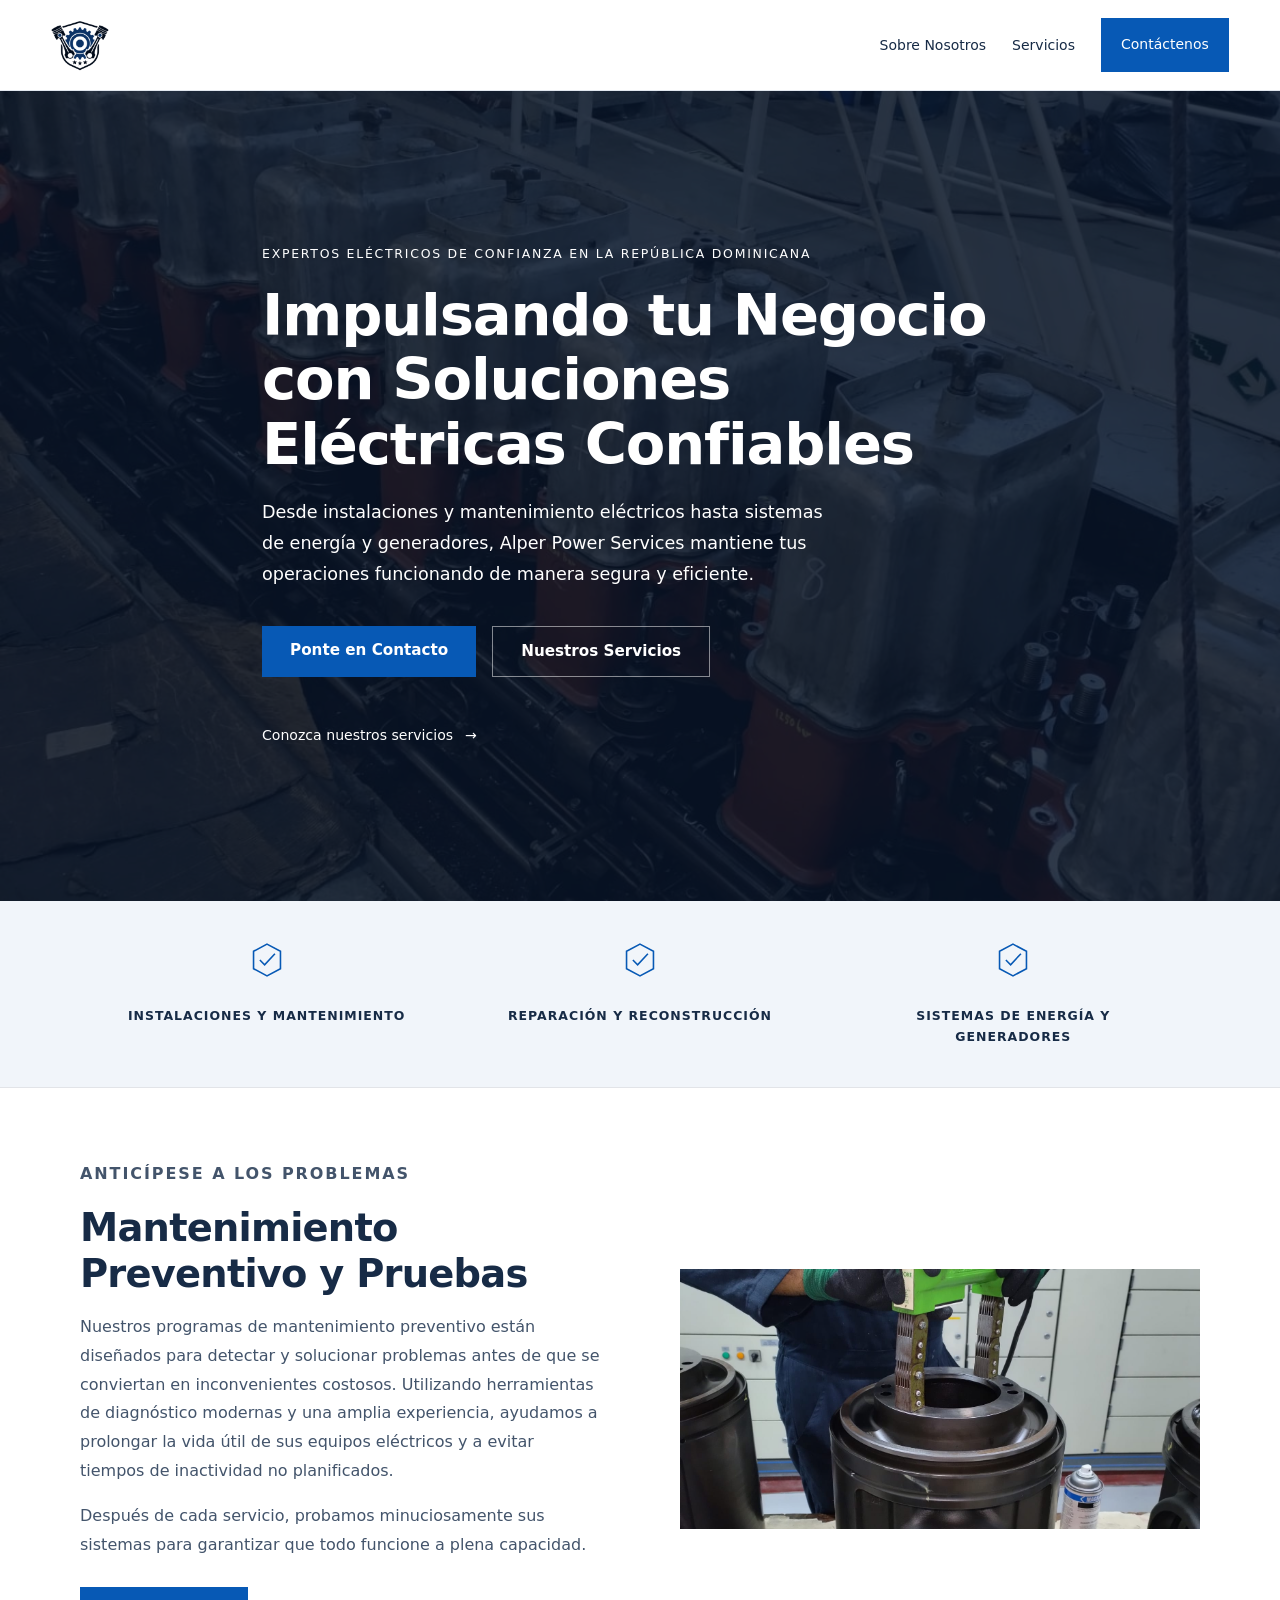
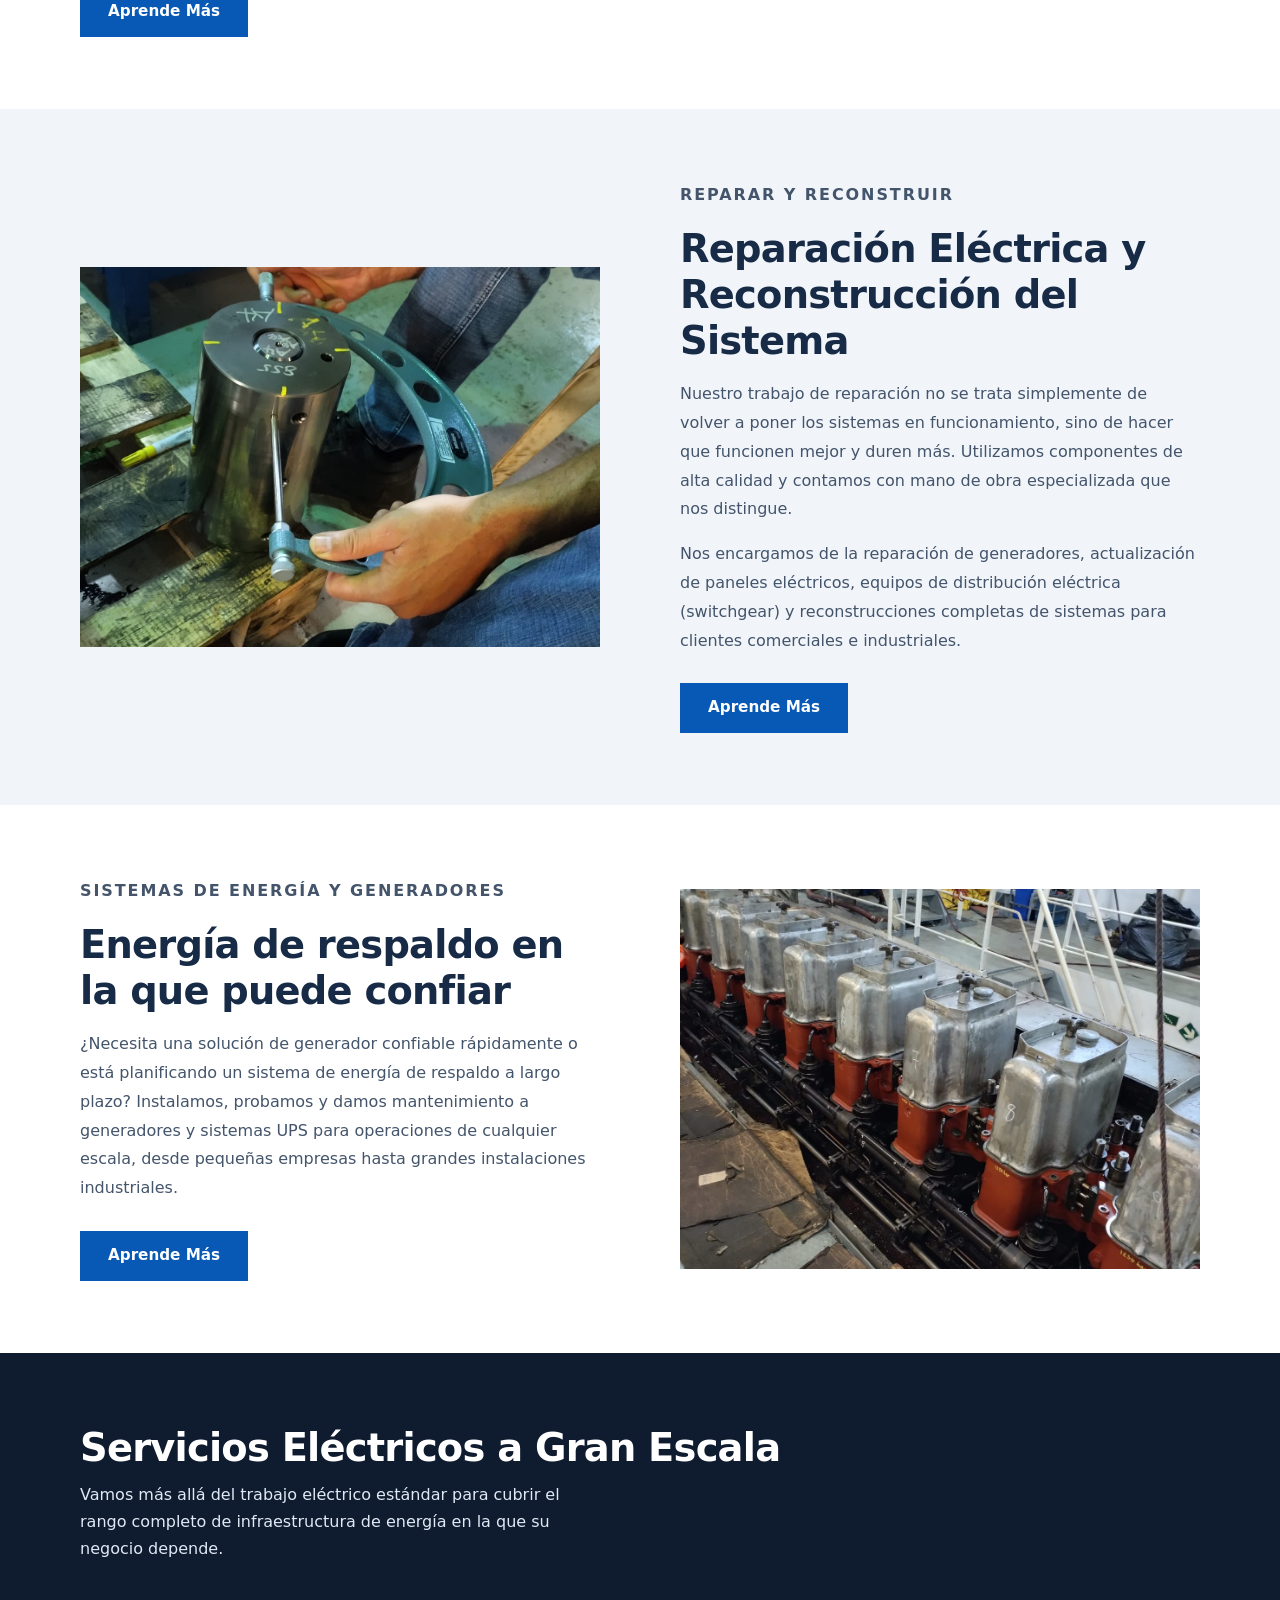
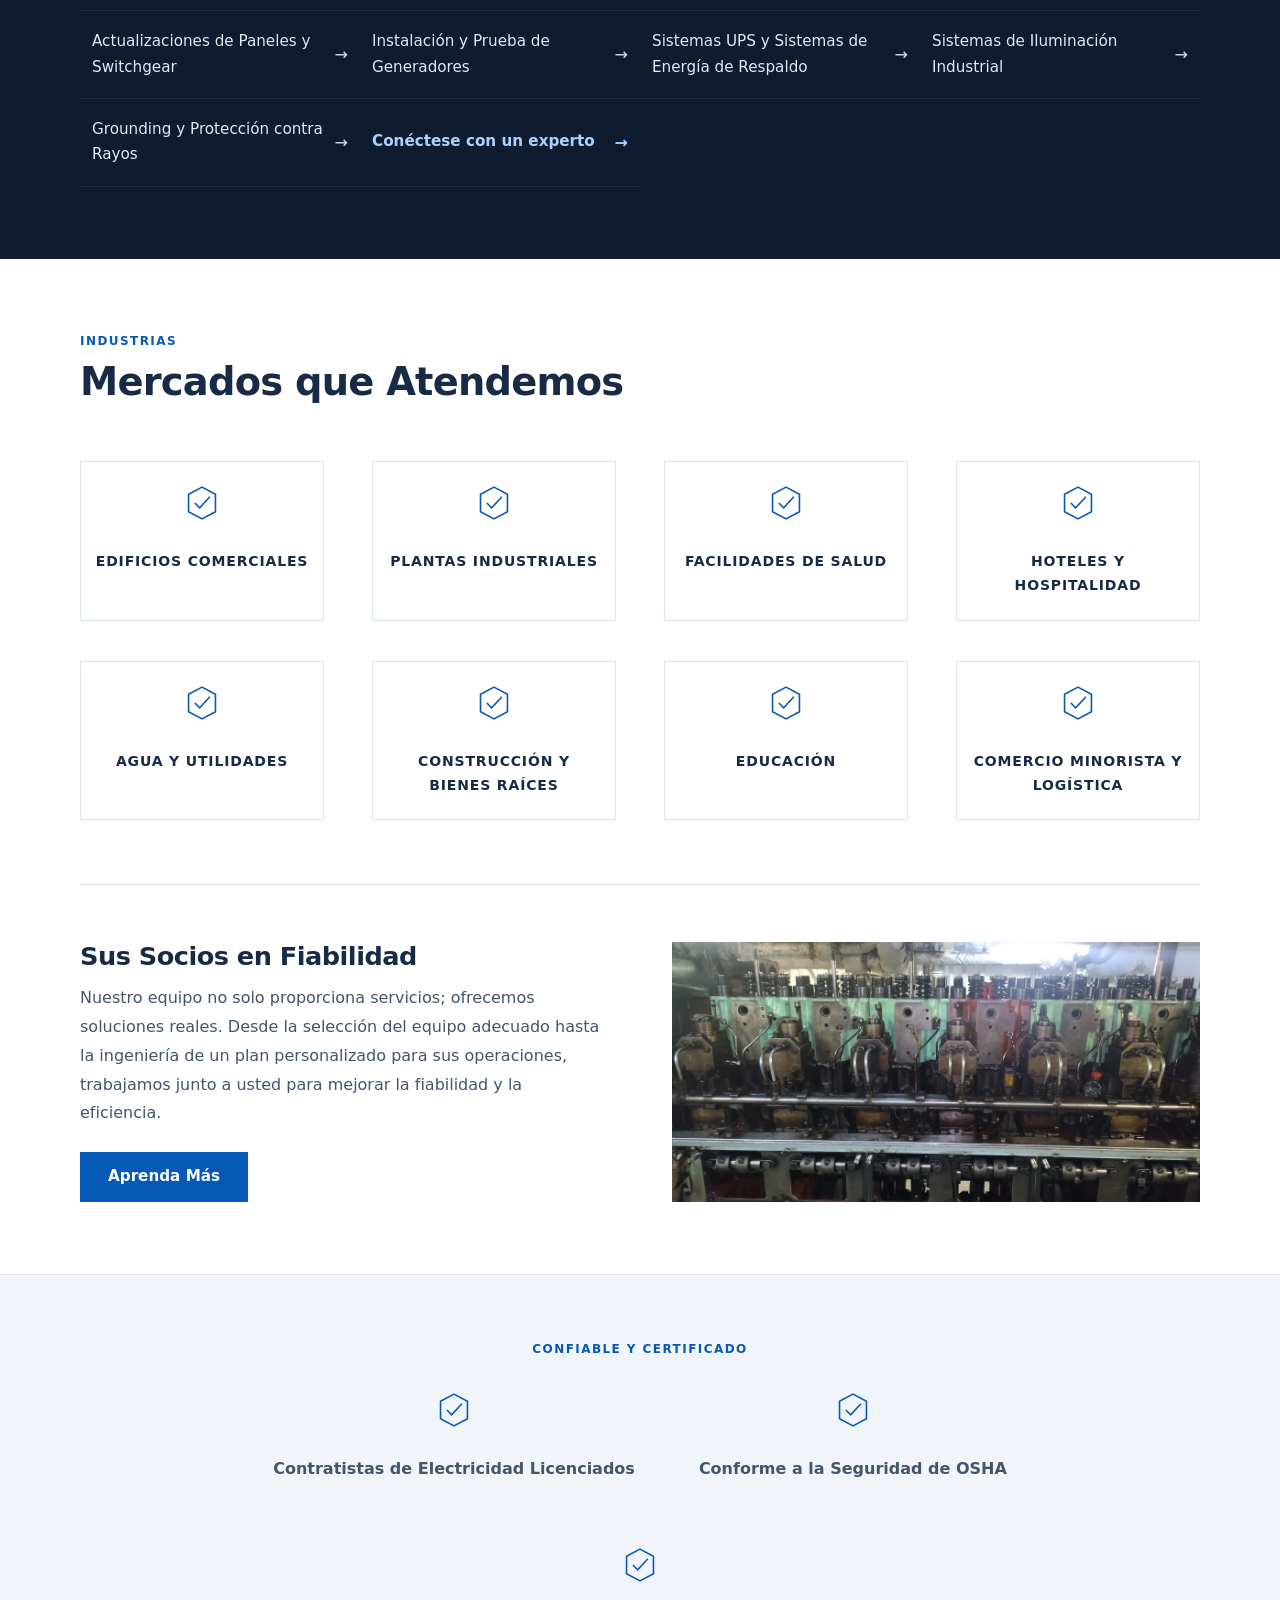
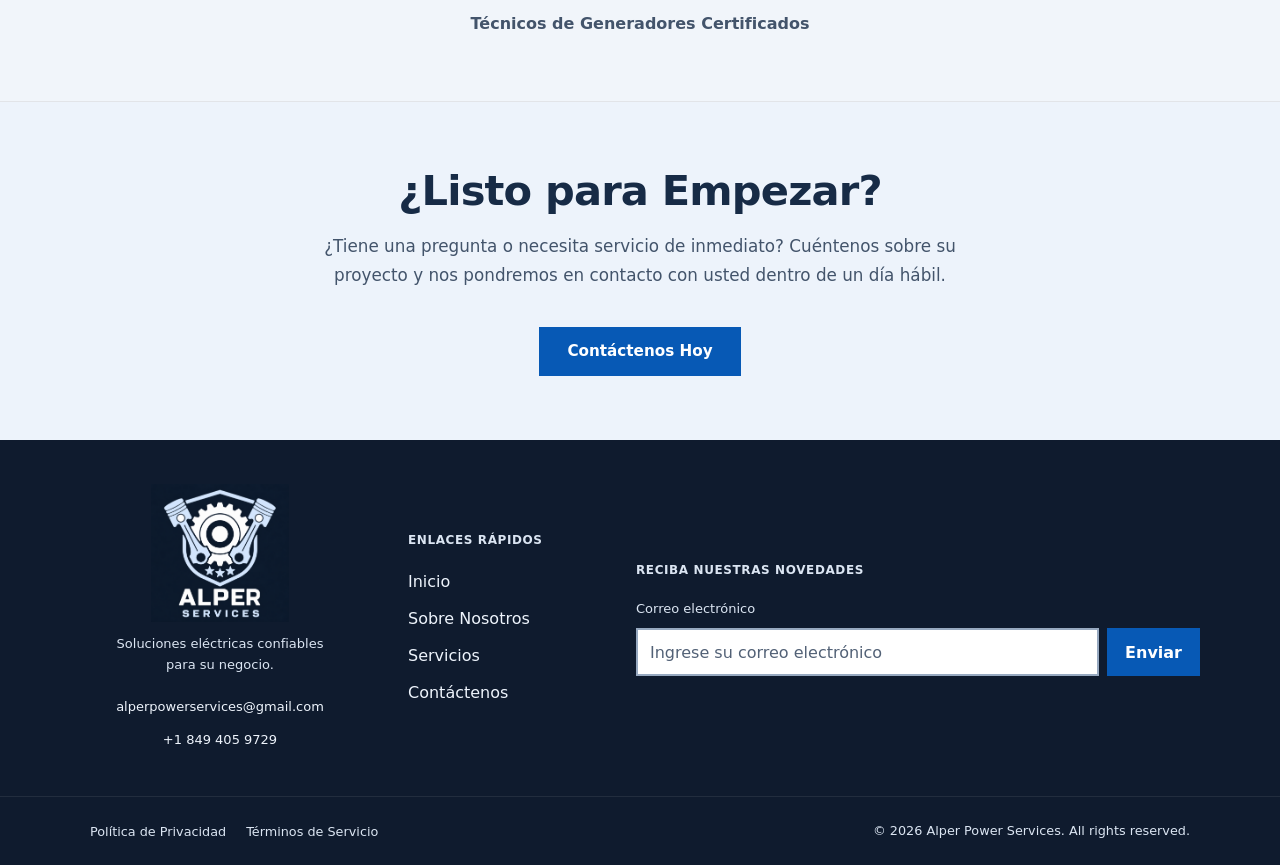
<file: index.html>
<!doctype html>
<html lang="es">
<head>
    <script src="script.js" defer></script>
    <link rel="stylesheet" href="style.css" />
    <link rel="stylesheet" href="layout.css" />
    <meta charset="utf-8" />
    <meta name="viewport" content="width=device-width, initial-scale=1" />
    <title>Alper Power Services</title>
<link rel="stylesheet" href="alper-updates.css?v=footer-balanced-5">
</head>
<body>
<a class="alper-skip" href="#page-content">Saltar al contenido</a>

    <!-- HEADER -->
    <header class="site-header">
        <div class="logo">
            <a href="index.html">
                <img src="images/alper logo.png" alt="Alper Logo" />
            </a>
        </div>
        <button class="alper-menu" type="button" aria-expanded="false" aria-controls="alper-nav"><span>Menú</span><span aria-hidden="true">☰</span></button><nav class="navigation" id="alper-nav" aria-label="Navegación principal">
            <ul>
                <li><a href="about.html">Sobre Nosotros</a></li>
                <li class="has-dropdown">
                    <a href="services.html">Servicios</a>
                    <ul class="dropdown">
                        <li><a href="services.html#installation">Instalaciones Eléctricas y Mantenimiento</a></li>
                        <li><a href="services.html#generators">Sistemas de Energía y Generadores</a></li>
                        <li><a href="services.html#contracting">Contratación de Servicios Eléctricos Generales</a></li>
                        <li><a href="services.html#inspection">Inspecciones y Pruebas de Seguridad</a></li>
                        <li><a href="services.html#panels">Actualización de Paneles y Equipos de Conmutación</a></li>
                        <li><a href="services.html#ups">UPS y Energía de Respaldo</a></li>
                        <li><a href="services.html#grounding">Puesta a Tierra y Protección Contra Rayos</a></li>
                        <li><a href="services.html#lighting">Sistemas de Iluminación Industrial</a></li>
                    </ul>
                </li>
                
<li><a href="contact.html" class="btn">Contáctenos</a></li>
            </ul>
        </nav>
    </header><div id="page-content" tabindex="-1"></div>


    <section class="hero">
        <div class="hero-bg-overlay"></div>
        <div class="hero-inner">
            <p class="hero-eyebrow">Expertos Eléctricos de Confianza en la República Dominicana</p>
            <h1>Impulsando tu Negocio con Soluciones Eléctricas Confiables</h1>
            <p class="hero-sub">Desde instalaciones y mantenimiento eléctricos hasta sistemas de energía y generadores, Alper Power Services mantiene tus operaciones funcionando de manera segura y eficiente.</p>
            <div class="hero-ctas">
                <a href="contact.html" class="cta-primary">Ponte en Contacto</a>
                <a href="services.html" class="cta-secondary">Nuestros Servicios</a>
            </div>
            <a href="services.html#installation" class="hero-video-link">Conozca nuestros servicios <span aria-hidden="true">→</span></a>
        </div>
    </section>


    <section class="icon-strip">
        <div class="icon-strip-inner">
            <div class="icon-strip-item">
                <svg class="alper-line-icon" viewBox="0 0 48 48" fill="none" stroke="currentColor" stroke-width="2" aria-hidden="true"><path d="M24 4 41 13v22L24 44 7 35V13Z"/><path d="m15 24 6 6 13-14"/></svg>
                <p>Instalaciones y Mantenimiento</p>
            </div>
            <div class="icon-strip-item">
                <svg class="alper-line-icon" viewBox="0 0 48 48" fill="none" stroke="currentColor" stroke-width="2" aria-hidden="true"><path d="M24 4 41 13v22L24 44 7 35V13Z"/><path d="m15 24 6 6 13-14"/></svg>
                <p>Reparación y Reconstrucción</p>
            </div>
            <div class="icon-strip-item">
                <svg class="alper-line-icon" viewBox="0 0 48 48" fill="none" stroke="currentColor" stroke-width="2" aria-hidden="true"><path d="M24 4 41 13v22L24 44 7 35V13Z"/><path d="m15 24 6 6 13-14"/></svg>
                <p>Sistemas de Energía y Generadores</p>
            </div>
        </div>
    </section>


    <section class="split-section">
        <div class="split-inner">
            <div class="split-text">
                <p class="split-eyebrow">Anticípese a los Problemas</p>
                <h2>Mantenimiento Preventivo y Pruebas</h2>
                <p>Nuestros programas de mantenimiento preventivo están diseñados para detectar y solucionar problemas antes de que se conviertan en inconvenientes costosos. Utilizando herramientas de diagnóstico modernas y una amplia experiencia, ayudamos a prolongar la vida útil de sus equipos eléctricos y a evitar tiempos de inactividad no planificados.</p>
                <p>Después de cada servicio, probamos minuciosamente sus sistemas para garantizar que todo funcione a plena capacidad.</p>
                <a href="services.html#installation" class="cta-primary">Aprende Más</a>
            </div>
            <div class="split-photos">
                <img src="images/projects/project-05.jpg" alt="Trabajo de mantenimiento de motores y componentes Alper" class="photo photo-tall" loading="lazy" decoding="async">
            </div>
        </div>
    </section>


    <section class="split-section split-section--alt">
        <div class="split-inner">
            <div class="split-photos">
                <img src="images/projects/project-12.jpg" alt="Trabajo de mantenimiento de motores y componentes Alper" class="photo photo-full" loading="lazy" decoding="async">
            </div>
            <div class="split-text">
                <p class="split-eyebrow">Reparar y Reconstruir</p>
                <h2>Reparación Eléctrica y Reconstrucción del Sistema</h2>
                <p>Nuestro trabajo de reparación no se trata simplemente de volver a poner los sistemas en funcionamiento, sino de hacer que funcionen mejor y duren más. Utilizamos componentes de alta calidad y contamos con mano de obra especializada que nos distingue.</p>
                <p>Nos encargamos de la reparación de generadores, actualización de paneles eléctricos, equipos de distribución eléctrica (switchgear) y reconstrucciones completas de sistemas para clientes comerciales e industriales.</p>
                <a href="services.html#generators" class="cta-primary">Aprende Más</a>
            </div>
        </div>
    </section>


    <section class="split-section">
        <div class="split-inner">
            <div class="split-text">
                <p class="split-eyebrow">Sistemas de Energía y Generadores</p>
                <h2>Energía de respaldo en la que puede confiar</h2>
                <p>¿Necesita una solución de generador confiable rápidamente o está planificando un sistema de energía de respaldo a largo plazo? Instalamos, probamos y damos mantenimiento a generadores y sistemas UPS para operaciones de cualquier escala, desde pequeñas empresas hasta grandes instalaciones industriales.</p>
                <a href="services.html#generators" class="cta-primary">Aprende Más</a>
            </div>
            <div class="split-photos">
                <img src="images/projects/project-31.jpg" alt="Trabajo de mantenimiento de motores y componentes Alper" class="photo photo-full" loading="lazy" decoding="async">
            </div>
        </div>
    </section>


    <section class="repair-list-section">
        <div class="repair-list-inner">
            <div class="repair-list-heading">
                <h2>Servicios Eléctricos a Gran Escala</h2>
                <p>Vamos más allá del trabajo eléctrico estándar para cubrir el rango completo de infraestructura de energía en la que su negocio depende.</p>
            </div>
            <div class="repair-list-grid">
                <a href="services.html#panels" class="repair-item">
                    <span>Actualizaciones de Paneles y Switchgear</span>
                    <span class="repair-arrow">&#8594;</span>
                </a>
                <a href="services.html#generators" class="repair-item">
                    <span>Instalación y Prueba de Generadores</span>
                    <span class="repair-arrow">&#8594;</span>
                </a>
                <a href="services.html#ups" class="repair-item">
                    <span>Sistemas UPS y Sistemas de Energía de Respaldo</span>
                    <span class="repair-arrow">&#8594;</span>
                </a>
                <a href="services.html#lighting" class="repair-item">
                    <span>Sistemas de Iluminación Industrial</span>
                    <span class="repair-arrow">&#8594;</span>
                </a>
                <a href="services.html#grounding" class="repair-item">
                    <span>Grounding y Protección contra Rayos</span>
                    <span class="repair-arrow">&#8594;</span>
                </a>
                <a href="contact.html" class="repair-item repair-item--highlight">
                    <span>Conéctese con un experto</span>
                    <span class="repair-arrow">&#8594;</span>
                </a>
            </div>
        </div>
    </section>


    <section class="markets-section">
        <div class="markets-inner">
            <p class="section-eyebrow">Industrias</p>
            <h2>Mercados que Atendemos</h2>
            <div class="markets-grid">
                <div class="market-item">
                    <svg class="alper-line-icon" viewBox="0 0 48 48" fill="none" stroke="currentColor" stroke-width="2" aria-hidden="true"><path d="M24 4 41 13v22L24 44 7 35V13Z"/><path d="m15 24 6 6 13-14"/></svg>
                    <span>Edificios Comerciales</span>
                </div>
                <div class="market-item">
                    <svg class="alper-line-icon" viewBox="0 0 48 48" fill="none" stroke="currentColor" stroke-width="2" aria-hidden="true"><path d="M24 4 41 13v22L24 44 7 35V13Z"/><path d="m15 24 6 6 13-14"/></svg>
                    <span>Plantas Industriales</span>
                </div>
                <div class="market-item">
                    <svg class="alper-line-icon" viewBox="0 0 48 48" fill="none" stroke="currentColor" stroke-width="2" aria-hidden="true"><path d="M24 4 41 13v22L24 44 7 35V13Z"/><path d="m15 24 6 6 13-14"/></svg>
                    <span>Facilidades de Salud</span>
                </div>
                <div class="market-item">
                    <svg class="alper-line-icon" viewBox="0 0 48 48" fill="none" stroke="currentColor" stroke-width="2" aria-hidden="true"><path d="M24 4 41 13v22L24 44 7 35V13Z"/><path d="m15 24 6 6 13-14"/></svg>
                    <span>Hoteles y hospitalidad</span>
                </div>
                <div class="market-item">
                    <svg class="alper-line-icon" viewBox="0 0 48 48" fill="none" stroke="currentColor" stroke-width="2" aria-hidden="true"><path d="M24 4 41 13v22L24 44 7 35V13Z"/><path d="m15 24 6 6 13-14"/></svg>
                    <span>Agua y Utilidades</span>
                </div>
                <div class="market-item">
                    <svg class="alper-line-icon" viewBox="0 0 48 48" fill="none" stroke="currentColor" stroke-width="2" aria-hidden="true"><path d="M24 4 41 13v22L24 44 7 35V13Z"/><path d="m15 24 6 6 13-14"/></svg>
                    <span>Construcción y Bienes Raíces</span>
                </div>
                <div class="market-item">
                    <svg class="alper-line-icon" viewBox="0 0 48 48" fill="none" stroke="currentColor" stroke-width="2" aria-hidden="true"><path d="M24 4 41 13v22L24 44 7 35V13Z"/><path d="m15 24 6 6 13-14"/></svg>
                    <span>Educación</span>
                </div>
                <div class="market-item">
                    <svg class="alper-line-icon" viewBox="0 0 48 48" fill="none" stroke="currentColor" stroke-width="2" aria-hidden="true"><path d="M24 4 41 13v22L24 44 7 35V13Z"/><path d="m15 24 6 6 13-14"/></svg>
                    <span>Comercio Minorista y Logística</span>
                </div>
            </div>
            <div class="markets-bottom">
                <div class="markets-cta-text">
                    <h3>Sus Socios en Fiabilidad</h3>
                    <p>Nuestro equipo no solo proporciona servicios; ofrecemos soluciones reales. Desde la selección del equipo adecuado hasta la ingeniería de un plan personalizado para sus operaciones, trabajamos junto a usted para mejorar la fiabilidad y la eficiencia.</p>
                    <a href="services.html" class="cta-primary">Aprenda Más</a>
                </div>
                <img src="images/projects/project-18.jpg" alt="Trabajo de mantenimiento de motores y componentes Alper" class="markets-photo" loading="lazy" decoding="async">
            </div>
        </div>
    </section>


    <section class="certs-section">
        <div class="certs-inner">
            <p class="section-eyebrow">Confiable y Certificado</p>
            <div class="certs-grid">
                <div class="cert-item">
                    <svg class="alper-line-icon" viewBox="0 0 48 48" fill="none" stroke="currentColor" stroke-width="2" aria-hidden="true"><path d="M24 4 41 13v22L24 44 7 35V13Z"/><path d="m15 24 6 6 13-14"/></svg>
                    <span>Contratistas de Electricidad Licenciados</span>
                </div>
                <div class="cert-item">
                    <svg class="alper-line-icon" viewBox="0 0 48 48" fill="none" stroke="currentColor" stroke-width="2" aria-hidden="true"><path d="M24 4 41 13v22L24 44 7 35V13Z"/><path d="m15 24 6 6 13-14"/></svg>
                    <span>Conforme a la Seguridad de OSHA</span>
                </div>
                <div class="cert-item">
                    <svg class="alper-line-icon" viewBox="0 0 48 48" fill="none" stroke="currentColor" stroke-width="2" aria-hidden="true"><path d="M24 4 41 13v22L24 44 7 35V13Z"/><path d="m15 24 6 6 13-14"/></svg>
                    <span>Técnicos de Generadores Certificados</span>
                </div>
            </div>
        </div>
    </section>


    <section class="cta-banner">
        <div class="cta-banner-inner">
            <h2>¿Listo para Empezar?</h2>
            <p>¿Tiene una pregunta o necesita servicio de inmediato? Cuéntenos sobre su proyecto y nos pondremos en contacto con usted dentro de un día hábil.</p>
            <a href="contact.html" class="cta-primary">Contáctenos Hoy</a>
        </div>
    </section>


    <!-- FOOTER -->
    <footer class="site-footer">
        <div class="footer-top">
            <div class="footer-brand">
                <a href="index.html" class="footer-logo"><img src="images/alper-footer-services-v2.png" alt="Alper Power Services" width="768" height="768" loading="lazy" decoding="async"></a>
                <p class="footer-tagline">Soluciones eléctricas confiables para su negocio.</p>
                <ul class="footer-contact">
                    <li><a href="mailto:alperpowerservices@gmail.com">alperpowerservices@gmail.com</a></li>
                    <li><a href="tel:+18494059729">+1 849 405 9729</a></li>
                </ul>
            </div>
            <div class="footer-right">
                <div class="footer-col">
                    <h3>Enlaces Rápidos</h3>
                    <ul>
                        <li><a href="index.html">Inicio</a></li>
                        <li><a href="about.html">Sobre Nosotros</a></li>
                        <li><a href="services.html">Servicios</a></li>
                        <li><a href="contact.html">Contáctenos</a></li>
                    </ul>
                </div>
                <div class="footer-col footer-newsletter">
                    <h3>Reciba nuestras novedades</h3>
                    <form class="newsletter-form">
                        <label for="newsletter-email">Correo electrónico</label><input id="newsletter-email" type="email" name="email" autocomplete="email" placeholder="Ingrese su correo electrónico" required>
                        <button type="submit">Enviar</button>
                    </form>
                </div>
            </div>
        </div>
        <div class="footer-bottom">
            <div class="footer-bottom-inner">
                <ul class="footer-legal">
                    <li><a href="privacy.html">Política de Privacidad</a></li>
                    <li><a href="terms.html">Términos de Servicio</a></li>
                </ul>
                <p>&copy; <span id="year"></span> Alper Power Services. All rights reserved.</p>
            </div>
        </div>
    </footer>

</body>
</html>
</file>
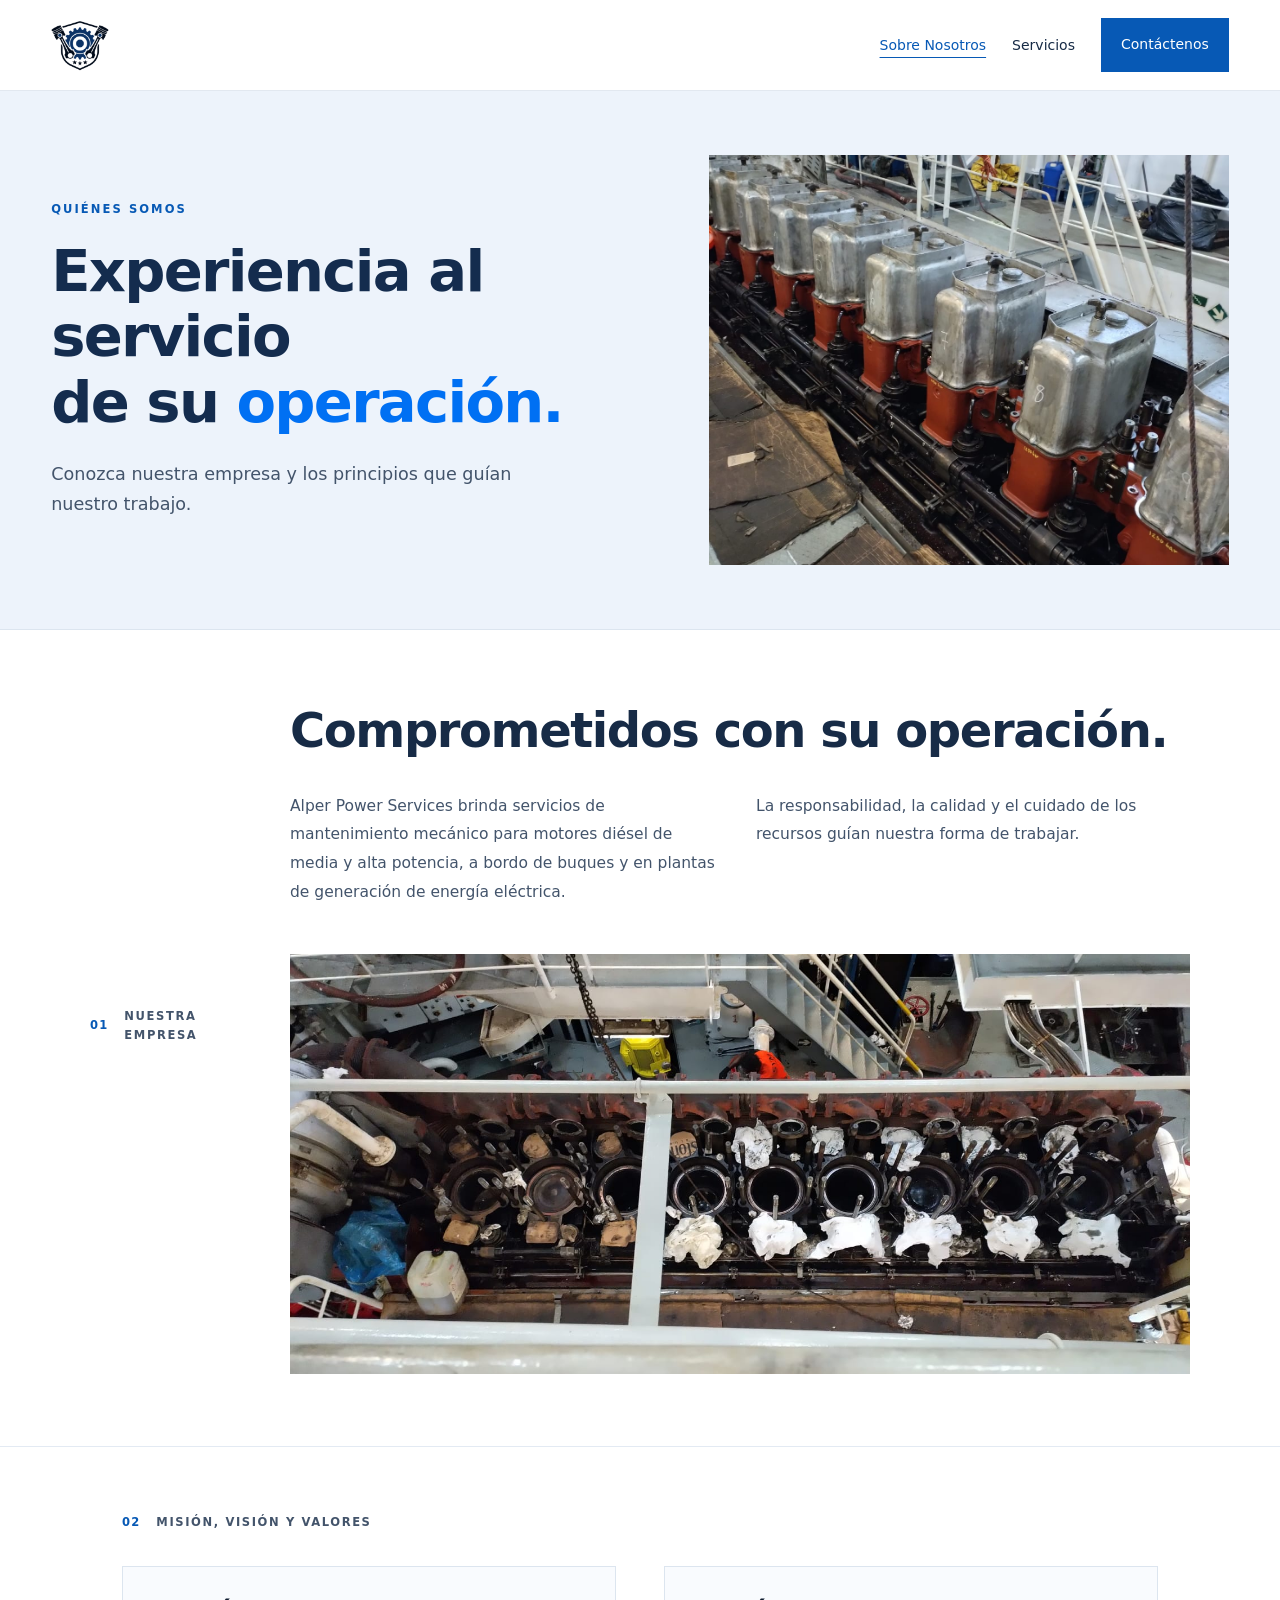
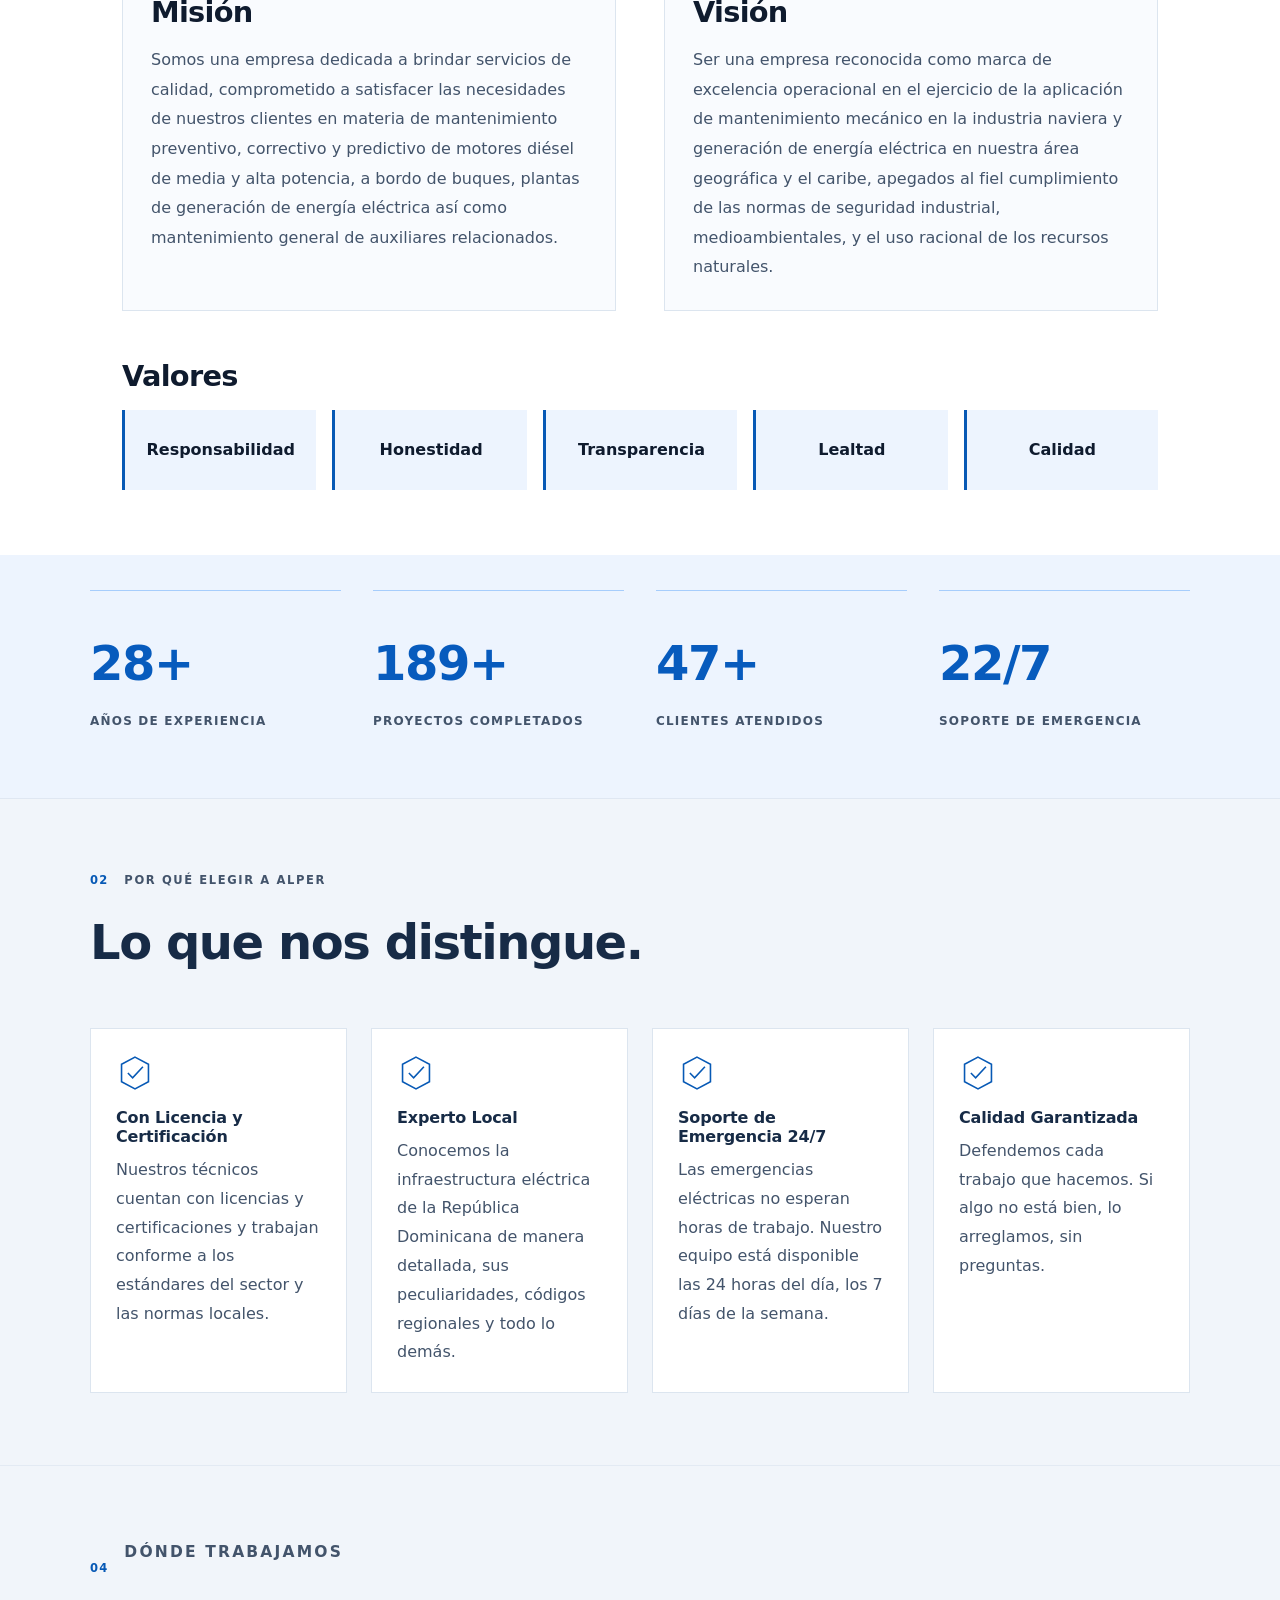
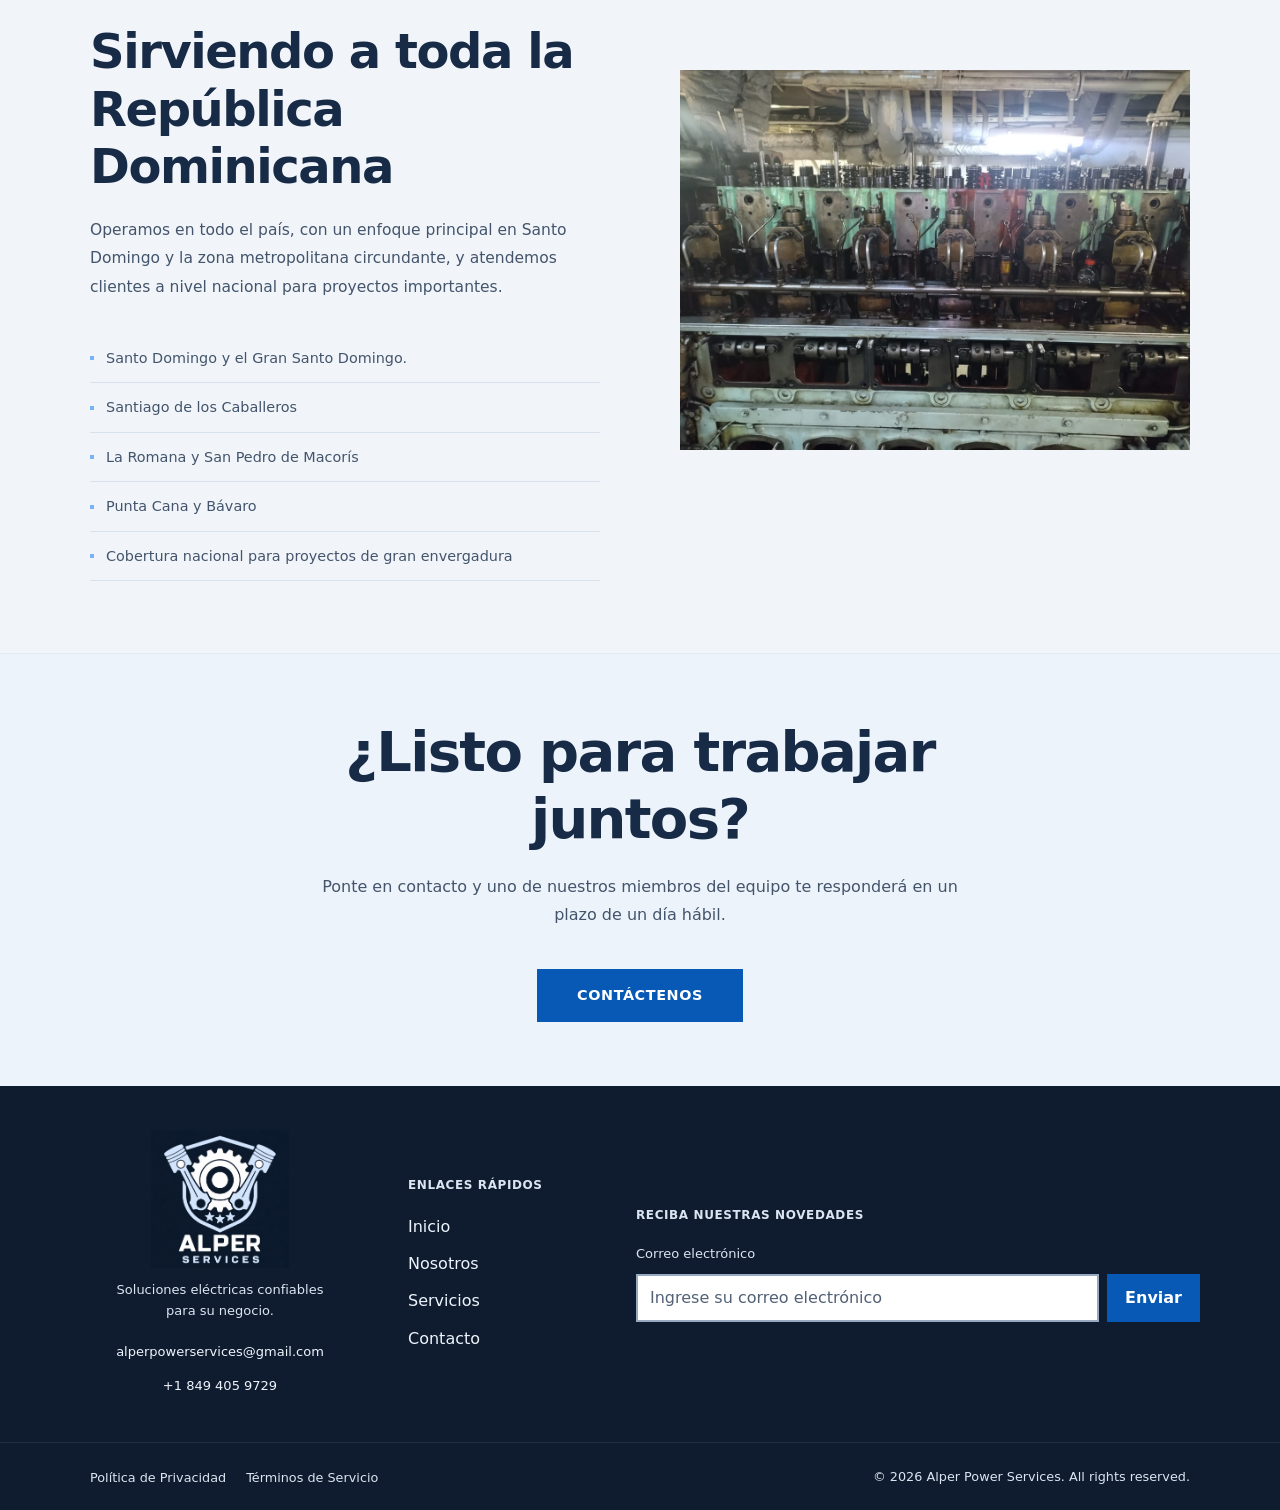
<file: about.html>
<!doctype html>
<html lang="es">
<head>
    <script src="script.js" defer></script>
    <link rel="stylesheet" href="layout.css" />
    <link rel="stylesheet" href="style.css" />
    <meta charset="utf-8" />
    <meta name="viewport" content="width=device-width, initial-scale=1" />
    <meta name="description" content="Learn about Alper Power Services, our story, our team, and our commitment to reliable electrical solutions in the Dominican Republic." />
    <title>Acerca de Alper Power Services</title>
<link rel="stylesheet" href="alper-updates.css?v=footer-balanced-5">
<script src="stats-counter.js" defer></script>
</head>
<body class="about-page">
<a class="alper-skip" href="#page-content">Saltar al contenido</a>

    <!-- HEADER -->
    <header class="site-header">
        <div class="logo">
            <a href="index.html">
                <img src="images/alper logo.png" alt="Alper Logo" />
            </a>
        </div>
        <button class="alper-menu" type="button" aria-expanded="false" aria-controls="alper-nav"><span>Menú</span><span aria-hidden="true">☰</span></button><nav class="navigation" id="alper-nav" aria-label="Navegación principal">
            <ul>
                <li><a href="about.html">Sobre Nosotros</a></li>
                <li class="has-dropdown">
                    <a href="services.html">Servicios</a>
                    <ul class="dropdown">
                        <li><a href="services.html#installation">Instalación y Mantenimiento Eléctrico</a></li>
                        <li><a href="services.html#generators">Sistemas de Potencia y Generadores</a></li>
                        <li><a href="services.html#contracting">Contracting Eléctrico General</a></li>
                        <li><a href="services.html#inspection">Inspecciones de Seguridad &amp; Pruebas</a></li>
                        <li><a href="services.html#panels">Actualizaciones de Panel &amp; Switchgear</a></li>
                        <li><a href="services.html#ups">UPS &amp; Energía de Respuesta</a></li>
                        <li><a href="services.html#grounding">Aterramiento &amp; Protección contra el Rayo</a></li>
                        <li><a href="services.html#lighting">Sistemas de Iluminación Industrial</a></li>
                    </ul>
                </li>
                
<li><a href="contact.html" class="btn">Contáctenos</a></li>
            </ul>
        </nav>
    </header><div id="page-content" tabindex="-1"></div>


    <!-- HERO, full dark, large editorial type -->
    <section class="ab-hero">
        <div class="ab-hero-inner">
            <p class="ab-eyebrow reveal">Quiénes Somos</p>
            <h1 class="ab-hero-heading reveal">Experiencia al servicio <br>de su <em>operación.</em></h1>
            <p class="ab-hero-sub reveal">Conozca nuestra empresa y los principios que guían nuestro trabajo.</p>
        </div>
        <img class="ab-hero-photo" src="images/projects/project-31.jpg" alt="Motor diésel industrial durante mantenimiento" fetchpriority="high"><div class="ab-hero-line"></div>
    </section>


    <!-- OUR STORY -->
    <section class="ab-story" id="story"><div class="ab-story-inner"><div class="ab-story-label"><span>01</span><p>Nuestra empresa</p></div><div class="ab-story-content"><h2>Comprometidos con su operación.</h2><div class="ab-story-body"><p>Alper Power Services brinda servicios de mantenimiento mecánico para motores diésel de media y alta potencia, a bordo de buques y en plantas de generación de energía eléctrica.</p><p>La responsabilidad, la calidad y el cuidado de los recursos guían nuestra forma de trabajar.</p></div><img src="images/projects/project-29.jpg" alt="Motor diésel durante una intervención de mantenimiento" class="ab-story-img" loading="lazy" decoding="async"></div></div></section><section class="alper-purpose" id="mission"><div class="ab-story-label"><span>02</span><p>Misión, Visión y Valores</p></div><div class="alper-purpose-grid"><article><h2>Misión</h2><p>Somos una empresa dedicada a brindar servicios de calidad, comprometido a satisfacer las necesidades de nuestros clientes en materia de mantenimiento preventivo, correctivo y predictivo de motores diésel de media y alta potencia, a bordo de buques, plantas de generación de energía eléctrica así como mantenimiento general de auxiliares relacionados.</p></article><article><h2>Visión</h2><p>Ser una empresa reconocida como marca de excelencia operacional en el ejercicio de la aplicación de mantenimiento mecánico en la industria naviera y generación de energía eléctrica en nuestra área geográfica y el caribe, apegados al fiel cumplimiento de las normas de seguridad industrial, medioambientales, y el uso racional de los recursos naturales.</p></article></div><h2>Valores</h2><ul class="alper-values"><li>Responsabilidad</li><li>Honestidad</li><li>Transparencia</li><li>Lealtad</li><li>Calidad</li></ul></section>


    <!-- STATS -->
    <section class="ab-stats">
        <div class="ab-stats-inner">
            <div class="ab-stat reveal">
                <span class="ab-stat-num">30+</span>
                <span class="ab-stat-label">Años de Experiencia</span>
            </div>
            <div class="ab-stat reveal">
                <span class="ab-stat-num">200+</span>
                <span class="ab-stat-label">Proyectos Completados</span>
            </div>
            <div class="ab-stat reveal">
                <span class="ab-stat-num">50+</span>
                <span class="ab-stat-label">Clientes Atendidos</span>
            </div>
            <div class="ab-stat reveal">
                <span class="ab-stat-num">24/7</span>
                <span class="ab-stat-label">Soporte de Emergencia</span>
            </div>
        </div>
    </section>


    <!-- WHY CHOOSE US -->
    <section class="ab-why" id="why">
        <div class="ab-why-inner">
            <div class="ab-story-label reveal">
                <span>02</span>
                <p>Por qué Elegir a Alper</p>
            </div>
            <h2 class="reveal">Lo que nos distingue.</h2>
            <div class="ab-why-grid">
                <div class="ab-why-card reveal">
                    <svg class="alper-line-icon" viewBox="0 0 48 48" fill="none" stroke="currentColor" stroke-width="2" aria-hidden="true"><path d="M24 4 41 13v22L24 44 7 35V13Z"/><path d="m15 24 6 6 13-14"/></svg>
                    <h3>Con Licencia y Certificación</h3>
                    <p>Nuestros técnicos cuentan con licencias y certificaciones y trabajan conforme a los estándares del sector y las normas locales.</p>
                </div>
                <div class="ab-why-card reveal">
                    <svg class="alper-line-icon" viewBox="0 0 48 48" fill="none" stroke="currentColor" stroke-width="2" aria-hidden="true"><path d="M24 4 41 13v22L24 44 7 35V13Z"/><path d="m15 24 6 6 13-14"/></svg>
                    <h3>Experto Local</h3>
                    <p>Conocemos la infraestructura eléctrica de la República Dominicana de manera detallada, sus peculiaridades, códigos regionales y todo lo demás.</p>
                </div>
                <div class="ab-why-card reveal">
                    <svg class="alper-line-icon" viewBox="0 0 48 48" fill="none" stroke="currentColor" stroke-width="2" aria-hidden="true"><path d="M24 4 41 13v22L24 44 7 35V13Z"/><path d="m15 24 6 6 13-14"/></svg>
                    <h3>Soporte de Emergencia 24/7</h3>
                    <p>Las emergencias eléctricas no esperan horas de trabajo. Nuestro equipo está disponible las 24 horas del día, los 7 días de la semana.</p>
                </div>
                <div class="ab-why-card reveal">
                    <svg class="alper-line-icon" viewBox="0 0 48 48" fill="none" stroke="currentColor" stroke-width="2" aria-hidden="true"><path d="M24 4 41 13v22L24 44 7 35V13Z"/><path d="m15 24 6 6 13-14"/></svg>
                    <h3>Calidad Garantizada</h3>
                    <p>Defendemos cada trabajo que hacemos. Si algo no está bien, lo arreglamos, sin preguntas.</p>
                </div>
            </div>
        </div>
    </section>


    <!-- SERVICE AREA -->
    <section class="ab-area" id="area">
        <div class="ab-area-inner">
            <div class="ab-area-text">
                <div class="ab-story-label reveal">
                    <span>04</span>
                    <p>Dónde trabajamos</p>
                </div>
                <h2 class="reveal">Sirviendo a toda la República Dominicana</h2>
                <p class="reveal">Operamos en todo el país, con un enfoque principal en Santo Domingo y la zona metropolitana circundante, y atendemos clientes a nivel nacional para proyectos importantes.</p>
                <ul class="ab-area-list">
                    <li class="reveal">Santo Domingo y el Gran Santo Domingo.</li>
                    <li class="reveal">Santiago de los Caballeros</li>
                    <li class="reveal">La Romana y San Pedro de Macorís</li>
                    <li class="reveal">Punta Cana y Bávaro</li>
                    <li class="reveal">Cobertura nacional para proyectos de gran envergadura</li>
                </ul>
            </div>
            <img src="images/projects/project-18.jpg" alt="Equipos de generación de energía" class="ab-area-img reveal" loading="lazy" decoding="async">
        </div>
    </section>


    <!-- CTA -->
    <section class="ab-cta">
        <div class="ab-cta-inner">
            <h2 class="reveal">¿Listo para trabajar juntos?</h2>
            <p class="reveal">Ponte en contacto y uno de nuestros miembros del equipo te responderá en un plazo de un día hábil.</p>
            <a href="contact.html" class="ab-cta-btn reveal">Contáctenos</a>
        </div>
    </section>


    <!-- FOOTER -->
    <footer class="site-footer">
        <div class="footer-top">
            <div class="footer-brand">
                <a href="index.html" class="footer-logo"><img src="images/alper-footer-services-v2.png" alt="Alper Power Services" width="768" height="768" loading="lazy" decoding="async"></a>
                <p class="footer-tagline">Soluciones eléctricas confiables para su negocio.</p>
                <ul class="footer-contact">
                    <li><a href="mailto:alperpowerservices@gmail.com">alperpowerservices@gmail.com</a></li>
                    <li><a href="tel:+18494059729">+1 849 405 9729</a></li>
                </ul>
            </div>
            <div class="footer-right">
                <div class="footer-col">
                    <h3>Enlaces Rápidos</h3>
                    <ul>
                        <li><a href="index.html">Inicio</a></li>
                        <li><a href="about.html">Nosotros</a></li>
                        <li><a href="services.html">Servicios</a></li>
                        <li><a href="contact.html">Contacto</a></li>
                    </ul>
                </div>
                <div class="footer-col footer-newsletter">
                    <h3>Reciba nuestras novedades</h3>
                    <form class="newsletter-form">
                        <label for="newsletter-email">Correo electrónico</label><input id="newsletter-email" type="email" name="email" autocomplete="email" placeholder="Ingrese su correo electrónico" required>
                        <button type="submit">Enviar</button>
                    </form>
                </div>
            </div>
        </div>
        <div class="footer-bottom">
            <div class="footer-bottom-inner">
                <ul class="footer-legal">
                    <li><a href="privacy.html">Política de Privacidad</a></li>
                    <li><a href="terms.html">Términos de Servicio</a></li>
                </ul>
                <p>&copy; <span id="year"></span> Alper Power Services. All rights reserved.</p>
            </div>
        </div>
    </footer>

    <script>
        // Scroll reveal
        const reveals = document.querySelectorAll('.reveal');
        const observer = new IntersectionObserver((entries) => {
            entries.forEach(entry => {
                if (entry.isIntersecting) {
                    entry.target.classList.add('revealed');
                    observer.unobserve(entry.target);
                }
            });
        }, { threshold: 0.12 });
        reveals.forEach(el => observer.observe(el));
    </script>

</body>
</html>
</file>
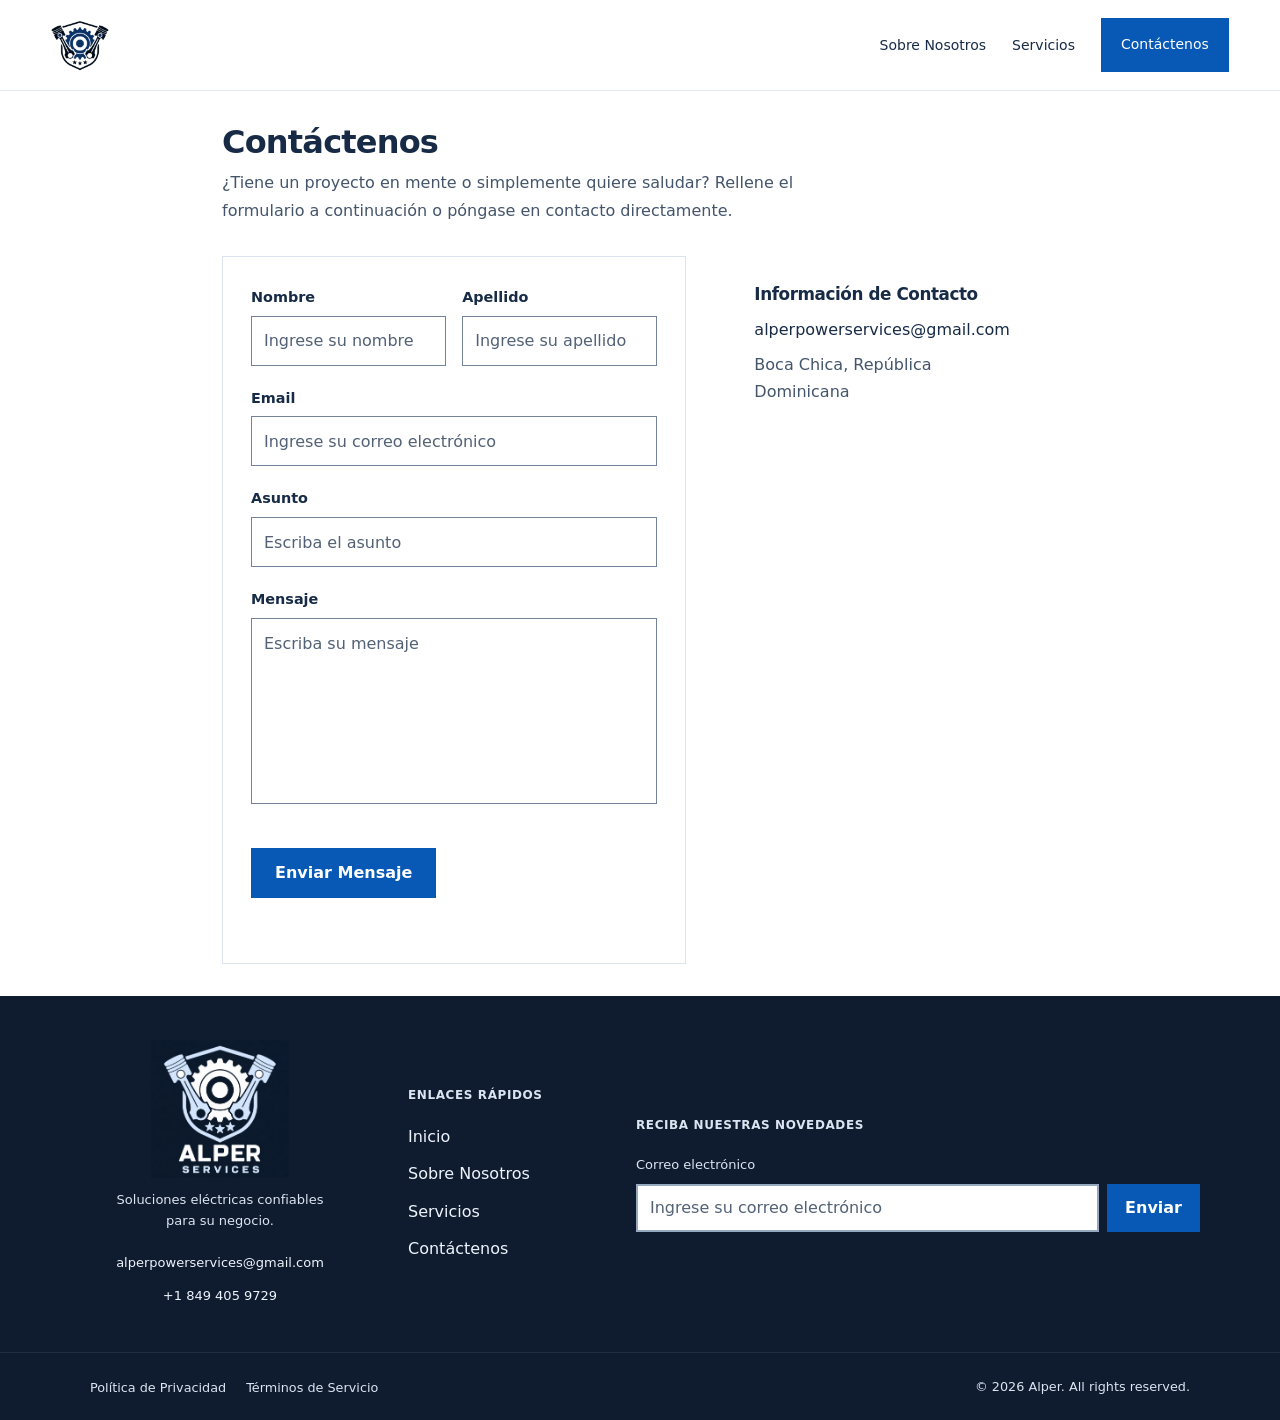
<file: contact.html>
<!doctype html>
<html lang="es">
<head>
    <script src="https://web3forms.com/client/script.js" async defer></script>
    <script src="script.js" defer></script>
	<link rel="stylesheet" href="style.css" />
    <link rel="stylesheet" href="layout.css" />
	<meta charset="utf-8" />
	<meta name="viewport" content="width=device-width, initial-scale=1" />
	<title>Contact Us</title>
<link rel="stylesheet" href="alper-updates.css?v=footer-balanced-5">
</head>
<body>
<a class="alper-skip" href="#page-content">Saltar al contenido</a>

    <!-- HEADER -->
    <header class="site-header">
        <div class="logo">
            <a href="index.html">
                <img src="images/alper logo.png" alt="Alper Logo" />
            </a>
        </div>
        <button class="alper-menu" type="button" aria-expanded="false" aria-controls="alper-nav"><span>Menú</span><span aria-hidden="true">☰</span></button><nav class="navigation" id="alper-nav" aria-label="Navegación principal">
            <ul>
                <li><a href="about.html">Sobre Nosotros</a></li>
                <li class="has-dropdown">
                    <a href="services.html">Servicios</a>
                    <ul class="dropdown">
                        <li><a href="services.html#installation">Instalaciones Eléctricas y Mantenimiento</a></li>
                        <li><a href="services.html#generators">Sistemas de Energía y Generadores</a></li>
                        <li><a href="services.html#contracting">Contratación de Servicios Eléctricos Generales</a></li>
                        <li><a href="services.html#inspection">Inspecciones y Pruebas de Seguridad</a></li>
                        <li><a href="services.html#panels">Actualización de Paneles y Equipos de Conmutación</a></li>
                        <li><a href="services.html#ups">UPS y Energía de Respaldo</a></li>
                        <li><a href="services.html#grounding">Puesta a Tierra y Protección Contra Rayos</a></li>
                        <li><a href="services.html#lighting">Sistemas de Iluminación Industrial</a></li>
                    </ul>
                </li>
                
<li><a href="contact.html" class="btn">Contáctenos</a></li>
            </ul>
        </nav>
    </header><div id="page-content" tabindex="-1"></div>

	<main class="page-contact">
		<h1>Contáctenos</h1>
        <p>¿Tiene un proyecto en mente o simplemente quiere saludar? Rellene el formulario a continuación o póngase en contacto directamente.</p>

        <div class="contact-grid">
            <form id="contact-form" class="contact-form" action="https://api.web3forms.com/submit" method="POST">
                <input type="hidden" name="access_key" value="87ef3c49-44c5-4889-a07d-6511e1ba741d">

                <div class="form-row">
                    <div>
                        <label for="first-name">Nombre</label>
                        <input type="text" id="first-name" name="first-name" placeholder="Ingrese su nombre" required>
                    </div>
 
                    <div>
                        <label for="last-name">Apellido</label>
                        <input type="text" id="last-name" name="last-name" placeholder="Ingrese su apellido" required>
                    </div>
                </div>

                <div>
                    <label for="email">Email</label>
                    <input type="email" id="email" name="email" placeholder="Ingrese su correo electrónico" required>
                </div>

                <div>
                    <label for="subject">Asunto</label>
                    <input type="text" id="subject" name="subject" placeholder="Escriba el asunto">
                </div>
                
                <div>
                    <label for="message">Mensaje</label>
                    <textarea id="message" name="message" rows="6" placeholder="Escriba su mensaje" required></textarea>
                </div>
 
                <div class="h-captcha" data-captcha="true"></div>
                <input type="text" name="botcheck" style="display:none">


                <button type="submit">Enviar Mensaje</button>

                <p id="form-result" class="form-result" role="status" aria-live="polite"></p>
            </form>
            
            <aside class="contact-info">
                <h2>Información de Contacto</h2>
                <ul>
                    <li><a href="mailto:alperpowerservices@gmail.com">alperpowerservices@gmail.com</a></li>
                    <li>Boca Chica, República Dominicana</li>
                </ul>
            </aside>
        </div>
	</main>

    <footer class="site-footer">
        <div class="footer-top">
            <div class="footer-brand">
                <a href="index.html" class="footer-logo"><img src="images/alper-footer-services-v2.png" alt="Alper Power Services" width="768" height="768" loading="lazy" decoding="async"></a>
                <p class="footer-tagline">Soluciones eléctricas confiables para su negocio.</p>
                <ul class="footer-contact">
                    <li><a href="mailto:alperpowerservices@gmail.com">alperpowerservices@gmail.com</a></li>
                    <li><a href="tel:+18494059729">+1 849 405 9729</a></li>
                </ul>
            </div>

            <div class="footer-right">
                <div class="footer-col">
                    <h3>Enlaces Rápidos</h3>
                    <ul>
                        <li><a href="index.html">Inicio</a></li>
                        <li><a href="about.html">Sobre Nosotros</a></li>
                        <li><a href="services.html">Servicios</a></li>
                        <li><a href="contact.html">Contáctenos</a></li>
                    </ul>
                </div>

                <div class="footer-col footer-newsletter">
                    <h3>Reciba nuestras novedades</h3>
                    <form class="newsletter-form">
                        <label for="newsletter-email">Correo electrónico</label><input id="newsletter-email" type="email" name="email" autocomplete="email" placeholder="Ingrese su correo electrónico" required>
                        <button type="submit">Enviar</button>
                    </form>
                </div>
            </div>
        </div>

        <div class="footer-bottom">
            <div class="footer-bottom-inner">
                <ul class="footer-legal">
                    <li><a href="privacy.html">Política de Privacidad</a></li>
                    <li><a href="terms.html">Términos de Servicio</a></li>
                </ul>
                <p>&copy; 2026 Alper. All rights reserved.</p>
            </div>
        </div>
    </footer>

</body>
</html>
</file>
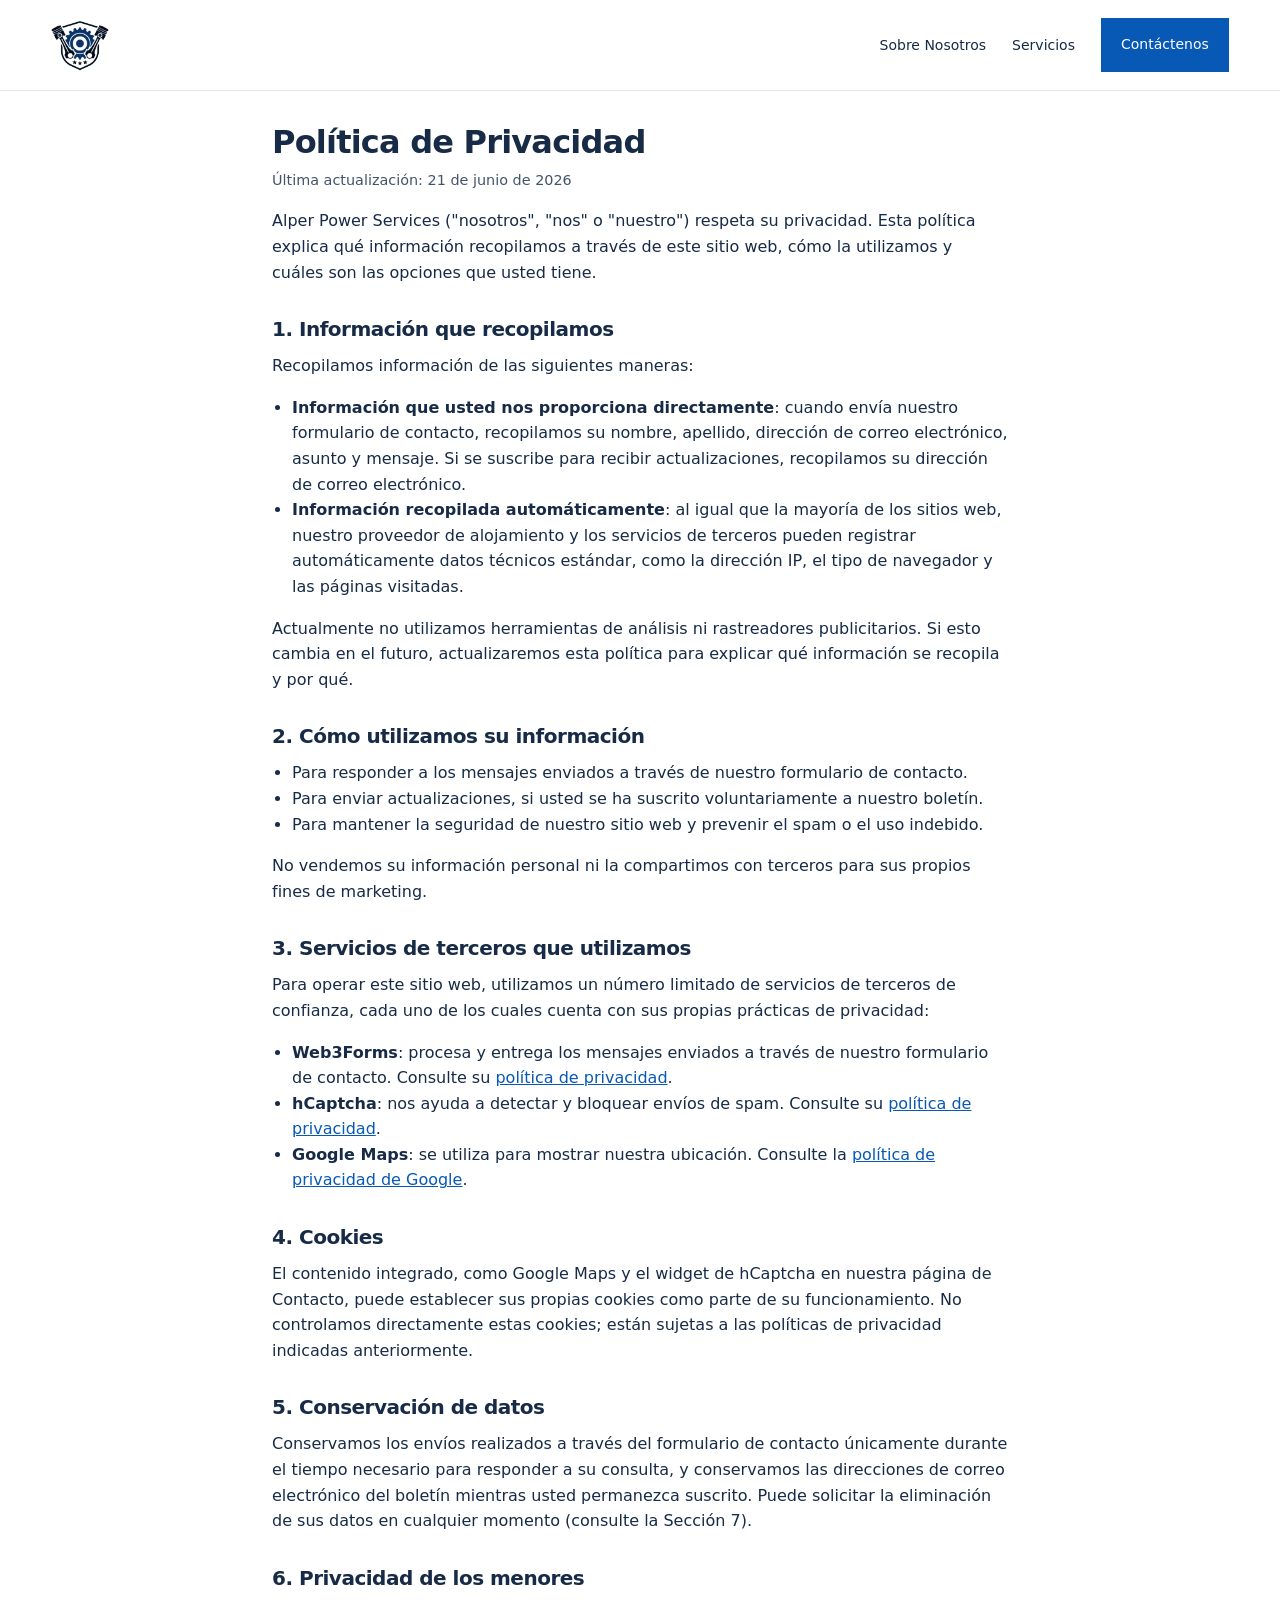
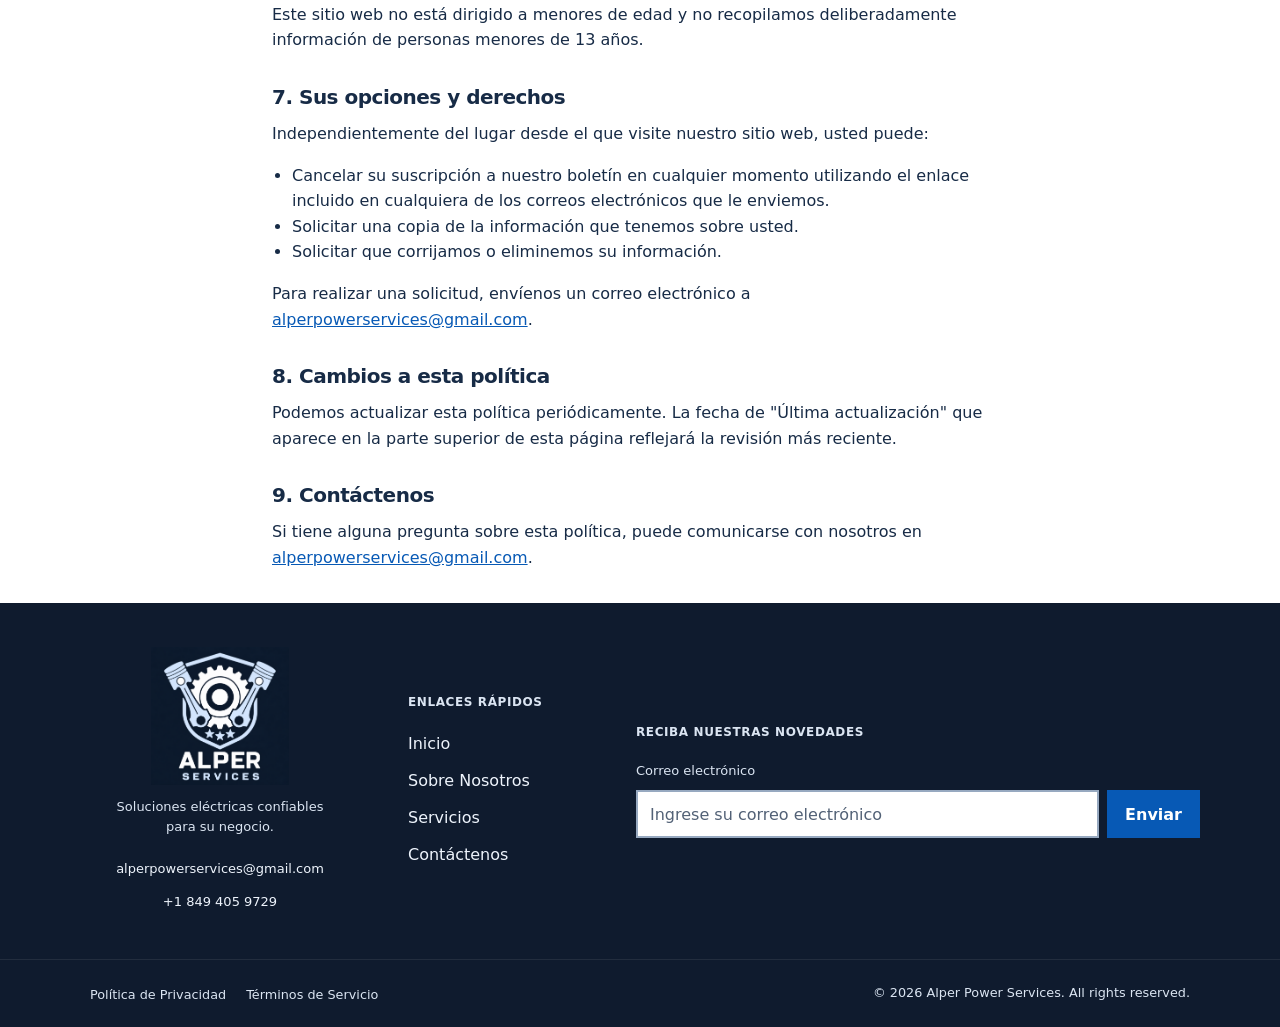
<file: privacy.html>
<!doctype html>
<html lang="es">
<head>
    <script src="https://web3forms.com/client/script.js" async defer></script>
    <script src="script.js" defer></script>
    <link rel="stylesheet" href="style.css" />
    <link rel="stylesheet" href="layout.css" />
    <meta charset="utf-8" />
    <meta name="viewport" content="width=device-width, initial-scale=1" />
    <title>Privacy Policy</title>
<link rel="stylesheet" href="alper-updates.css?v=footer-balanced-5">
</head>
<body>
<a class="alper-skip" href="#page-content">Saltar al contenido</a>

    <header class="site-header">
        <div class="logo">
            <a href="index.html">
                <img src="images/alper logo.png" alt="Alper Logo" />
            </a>
        </div>

        <button class="alper-menu" type="button" aria-expanded="false" aria-controls="alper-nav"><span>Menú</span><span aria-hidden="true">☰</span></button><nav class="navigation" id="alper-nav" aria-label="Navegación principal">
            <ul>
                <li><a href="about.html">Sobre Nosotros</a></li>
                <li><a href="services.html">Servicios</a></li>
                
<li><a href="contact.html" class="btn">Contáctenos</a></li>
            </ul>
        </nav>
    </header><div id="page-content" tabindex="-1"></div>

    <main class="page-legal">
        <h1>Política de Privacidad</h1>
        <p class="legal-updated">Última actualización: 21 de junio de 2026</p>

        <p>Alper Power Services ("nosotros", "nos" o "nuestro") respeta su privacidad. Esta política explica qué información recopilamos a través de este sitio web, cómo la utilizamos y cuáles son las opciones que usted tiene.</p>

        <h2>1. Información que recopilamos</h2>
        <p>Recopilamos información de las siguientes maneras:</p>
        <ul>
            <li><strong>Información que usted nos proporciona directamente</strong>: cuando envía nuestro formulario de contacto, recopilamos su nombre, apellido, dirección de correo electrónico, asunto y mensaje. Si se suscribe para recibir actualizaciones, recopilamos su dirección de correo electrónico.</li>
            <li><strong>Información recopilada automáticamente</strong>: al igual que la mayoría de los sitios web, nuestro proveedor de alojamiento y los servicios de terceros pueden registrar automáticamente datos técnicos estándar, como la dirección IP, el tipo de navegador y las páginas visitadas.</li>
        </ul>
        <p>Actualmente no utilizamos herramientas de análisis ni rastreadores publicitarios. Si esto cambia en el futuro, actualizaremos esta política para explicar qué información se recopila y por qué.</p>

        <h2>2. Cómo utilizamos su información</h2>
        <ul>
            <li>Para responder a los mensajes enviados a través de nuestro formulario de contacto.</li>
            <li>Para enviar actualizaciones, si usted se ha suscrito voluntariamente a nuestro boletín.</li>
            <li>Para mantener la seguridad de nuestro sitio web y prevenir el spam o el uso indebido.</li>
        </ul>
        <p>No vendemos su información personal ni la compartimos con terceros para sus propios fines de marketing.</p>

        <h2>3. Servicios de terceros que utilizamos</h2>
        <p>Para operar este sitio web, utilizamos un número limitado de servicios de terceros de confianza, cada uno de los cuales cuenta con sus propias prácticas de privacidad:</p>
        <ul>
            <li><strong>Web3Forms</strong>: procesa y entrega los mensajes enviados a través de nuestro formulario de contacto. Consulte su <a href="https://web3forms.com/privacy" target="_blank" rel="noopener">política de privacidad</a>.</li>
            <li><strong>hCaptcha</strong>: nos ayuda a detectar y bloquear envíos de spam. Consulte su <a href="https://www.hcaptcha.com/privacy" target="_blank" rel="noopener">política de privacidad</a>.</li>
            <li><strong>Google Maps</strong>: se utiliza para mostrar nuestra ubicación. Consulte la <a href="https://policies.google.com/privacy" target="_blank" rel="noopener">política de privacidad de Google</a>.</li>
        </ul>

        <h2>4. Cookies</h2>
        <p>El contenido integrado, como Google Maps y el widget de hCaptcha en nuestra página de Contacto, puede establecer sus propias cookies como parte de su funcionamiento. No controlamos directamente estas cookies; están sujetas a las políticas de privacidad indicadas anteriormente.</p>

        <h2>5. Conservación de datos</h2>
        <p>Conservamos los envíos realizados a través del formulario de contacto únicamente durante el tiempo necesario para responder a su consulta, y conservamos las direcciones de correo electrónico del boletín mientras usted permanezca suscrito. Puede solicitar la eliminación de sus datos en cualquier momento (consulte la Sección 7).</p>

        <h2>6. Privacidad de los menores</h2>
        <p>Este sitio web no está dirigido a menores de edad y no recopilamos deliberadamente información de personas menores de 13 años.</p>

        <h2>7. Sus opciones y derechos</h2>
        <p>Independientemente del lugar desde el que visite nuestro sitio web, usted puede:</p>
        <ul>
            <li>Cancelar su suscripción a nuestro boletín en cualquier momento utilizando el enlace incluido en cualquiera de los correos electrónicos que le enviemos.</li>
            <li>Solicitar una copia de la información que tenemos sobre usted.</li>
            <li>Solicitar que corrijamos o eliminemos su información.</li>
        </ul>
        <p>Para realizar una solicitud, envíenos un correo electrónico a <a href="mailto:alperpowerservices@gmail.com">alperpowerservices@gmail.com</a>.</p>

        <h2>8. Cambios a esta política</h2>
        <p>Podemos actualizar esta política periódicamente. La fecha de "Última actualización" que aparece en la parte superior de esta página reflejará la revisión más reciente.</p>

        <h2>9. Contáctenos</h2>
        <p>Si tiene alguna pregunta sobre esta política, puede comunicarse con nosotros en <a href="mailto:alperpowerservices@gmail.com">alperpowerservices@gmail.com</a>.</p>
        </main>

   <footer class="site-footer">
        <div class="footer-top">
            <div class="footer-brand">
                <a href="index.html" class="footer-logo"><img src="images/alper-footer-services-v2.png" alt="Alper Power Services" width="768" height="768" loading="lazy" decoding="async"></a>
                <p class="footer-tagline">Soluciones eléctricas confiables para su negocio.</p>
                <ul class="footer-contact">
                    <li><a href="mailto:alperpowerservices@gmail.com">alperpowerservices@gmail.com</a></li>
                    <li><a href="tel:+18494059729">+1 849 405 9729</a></li>
                </ul>
            </div>
            <div class="footer-right">
                <div class="footer-col">
                    <h3>Enlaces Rápidos</h3>
                    <ul>
                        <li><a href="index.html">Inicio</a></li>
                        <li><a href="about.html">Sobre Nosotros</a></li>
                        <li><a href="services.html">Servicios</a></li>
                        <li><a href="contact.html">Contáctenos</a></li>
                    </ul>
                </div>
                <div class="footer-col footer-newsletter">
                    <h3>Reciba nuestras novedades</h3>
                    <form class="newsletter-form">
                        <label for="newsletter-email">Correo electrónico</label><input id="newsletter-email" type="email" name="email" autocomplete="email" placeholder="Ingrese su correo electrónico" required>
                        <button type="submit">Enviar</button>
                    </form>
                </div>
            </div>
        </div>
        <div class="footer-bottom">
            <div class="footer-bottom-inner">
                <ul class="footer-legal">
                    <li><a href="privacy.html">Política de Privacidad</a></li>
                    <li><a href="terms.html">Términos de Servicio</a></li>
                </ul>
                <p>&copy; <span id="year"></span> Alper Power Services. All rights reserved.</p>
            </div>
        </div>
    </footer>

</body>
</html>
</file>
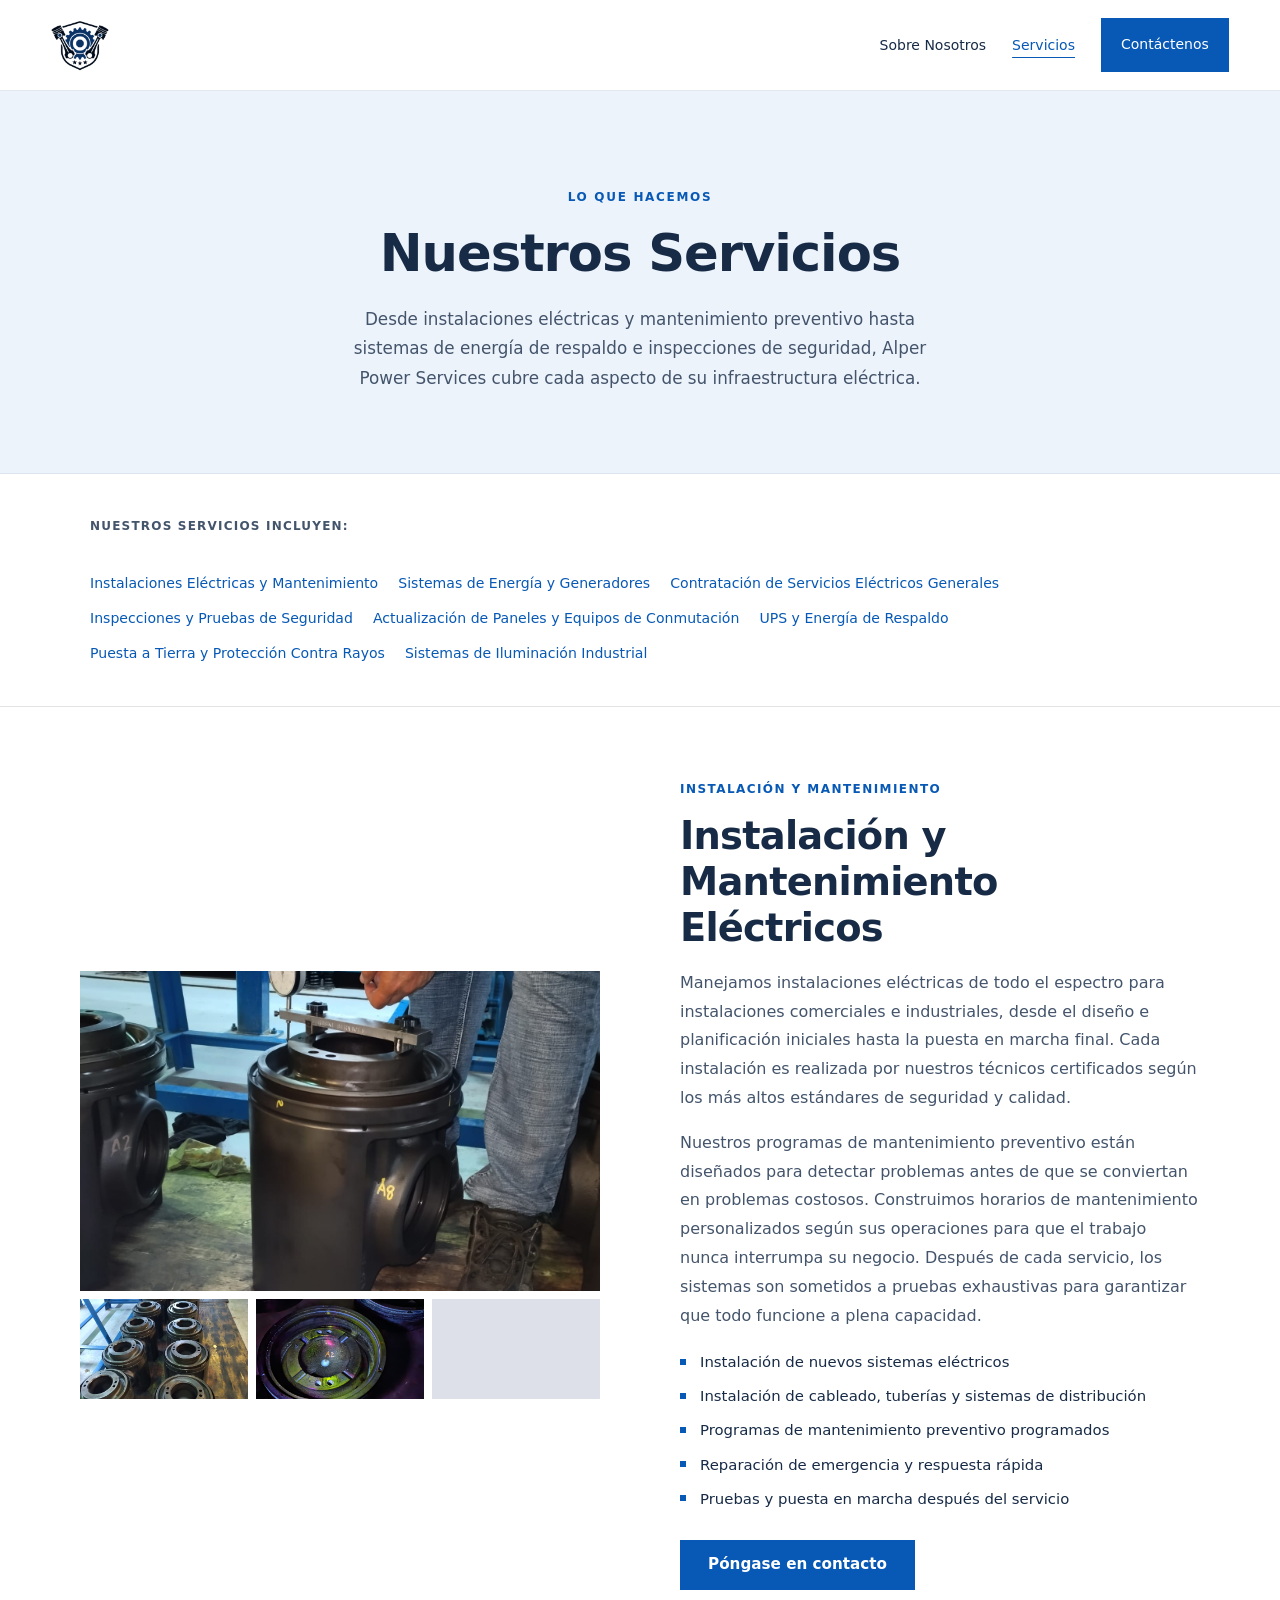
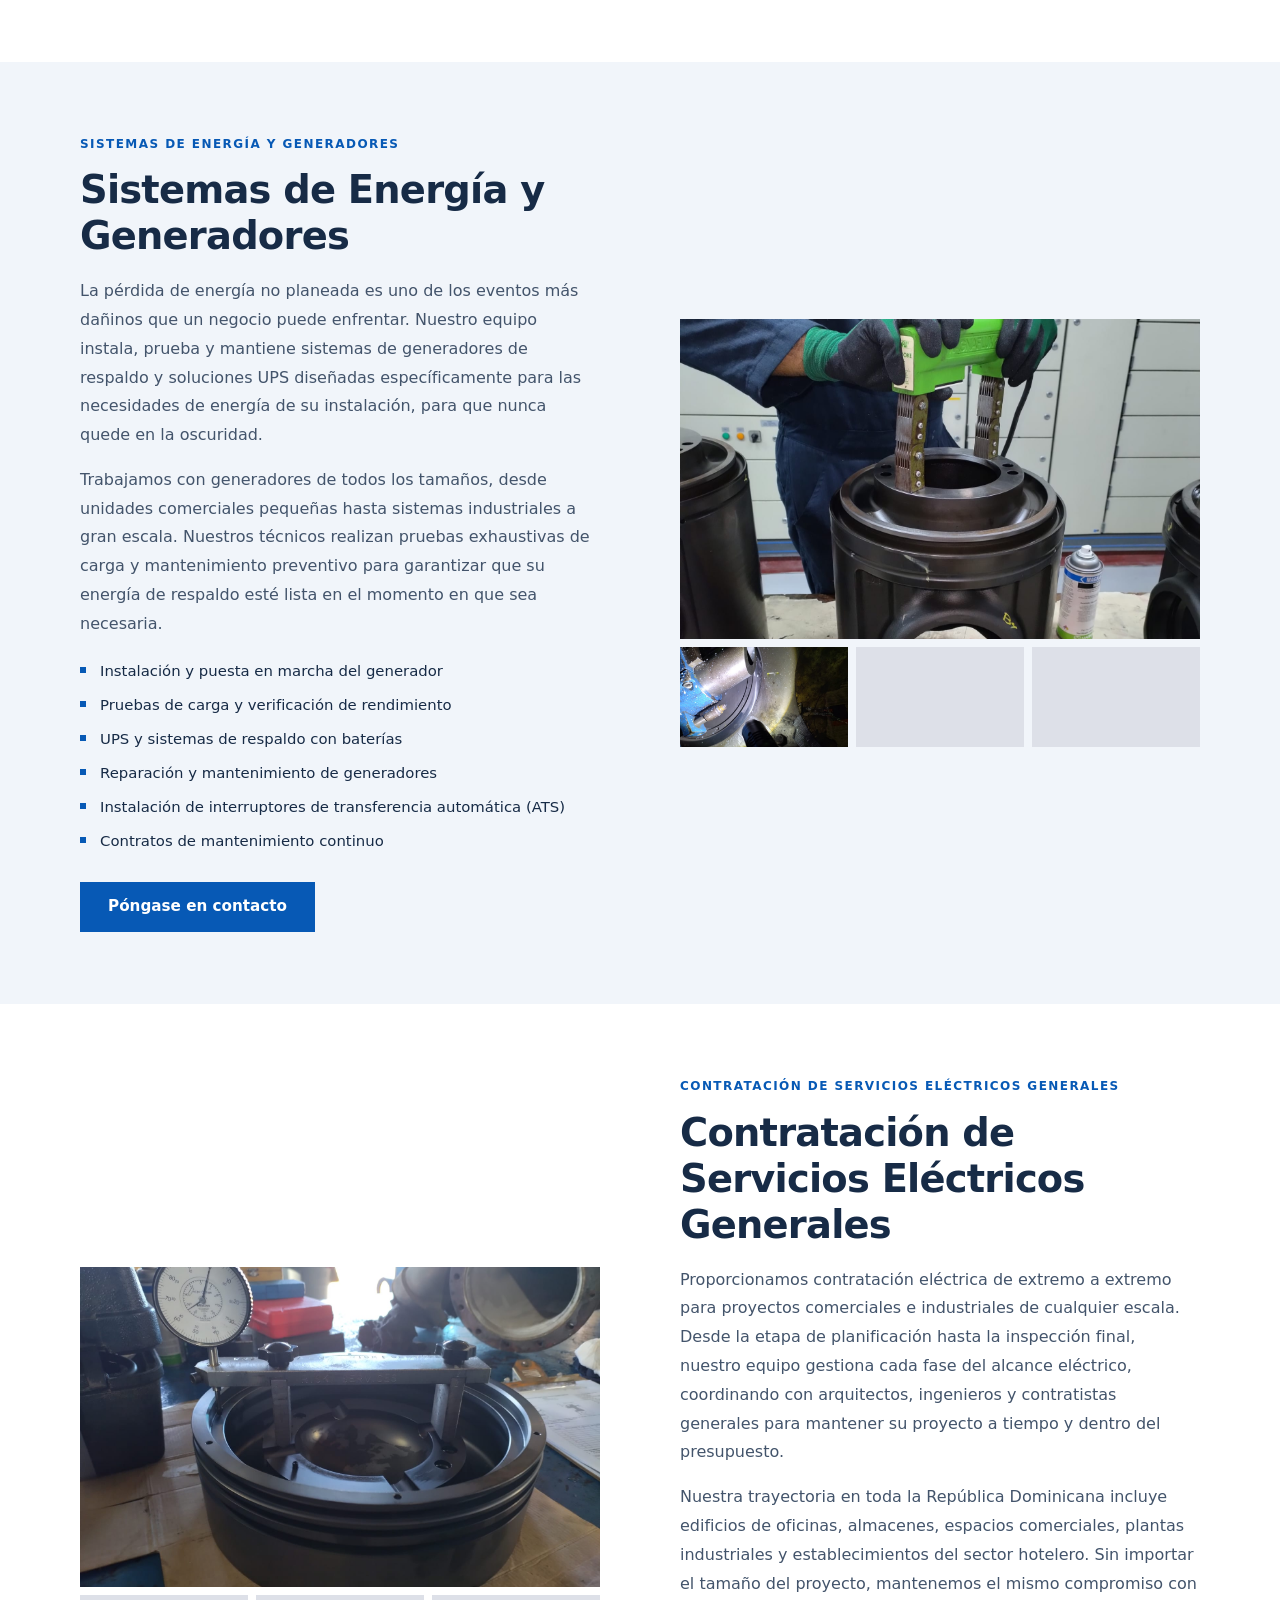
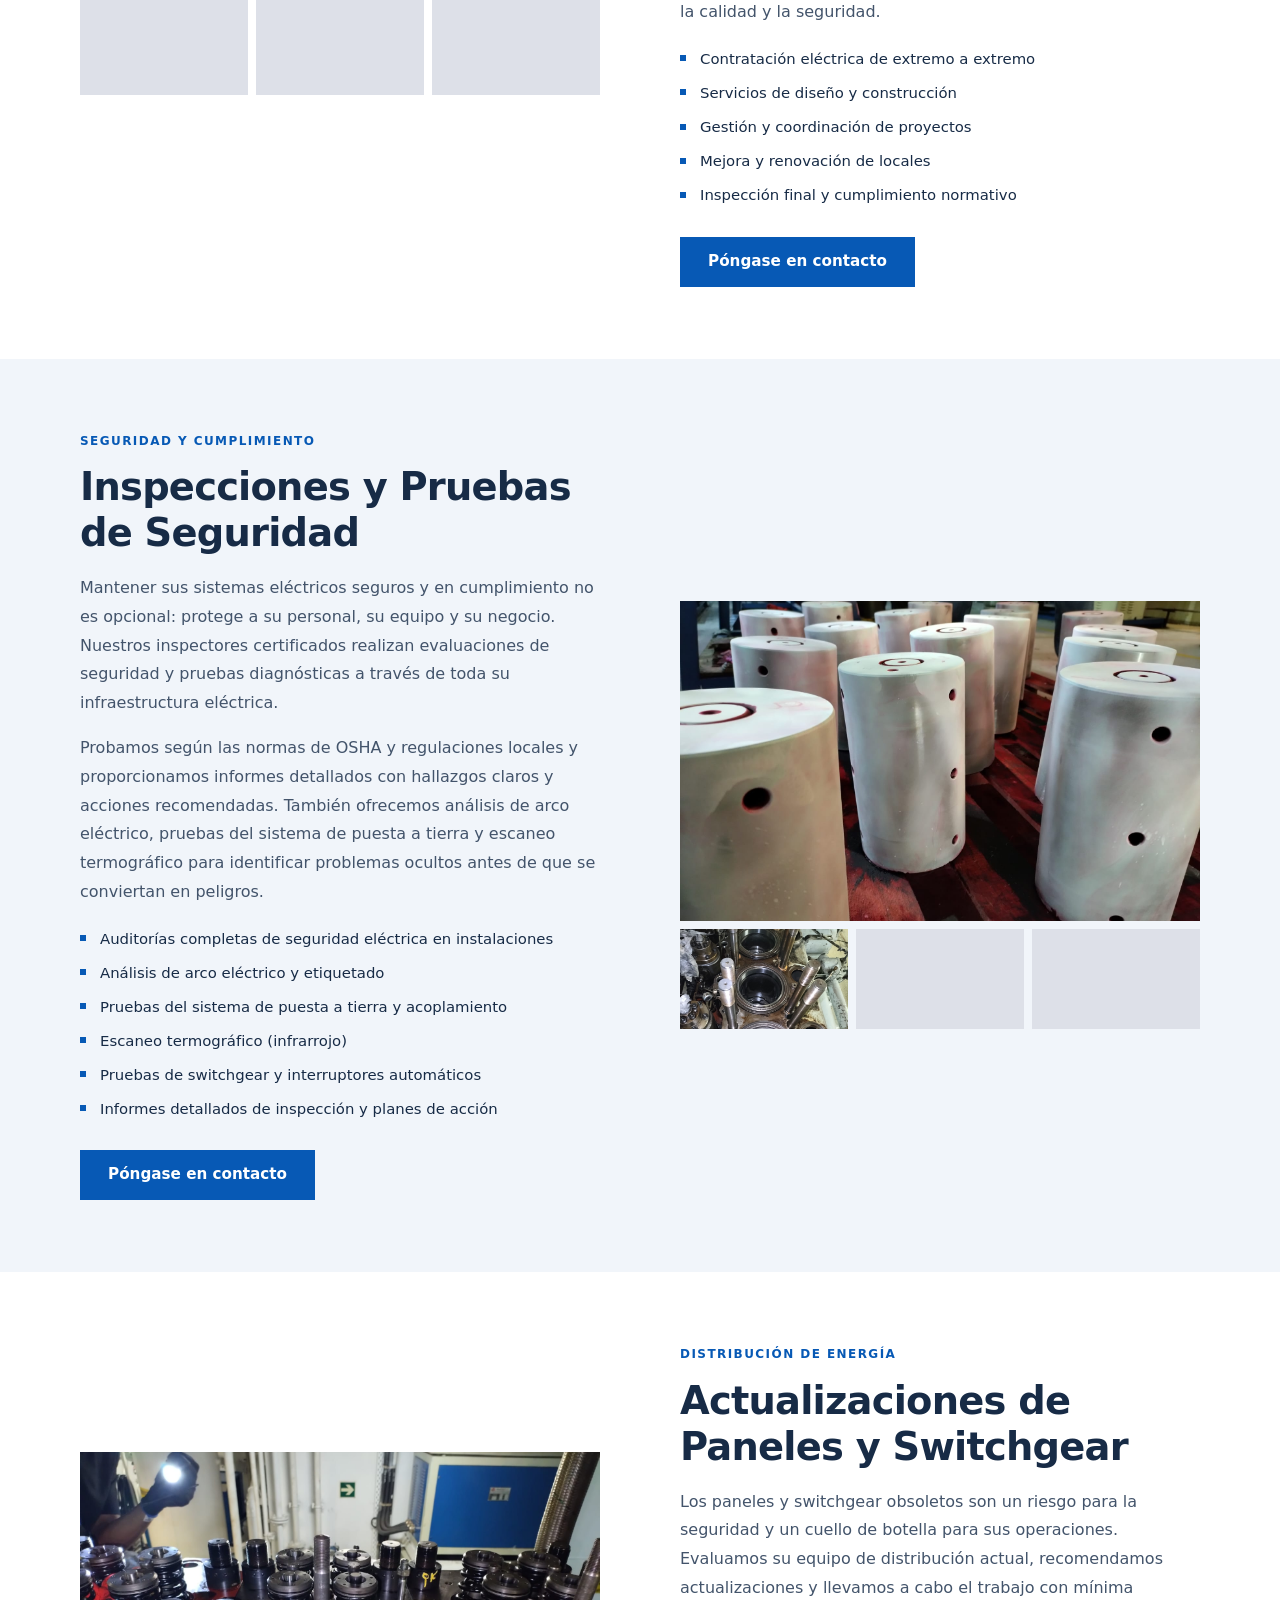
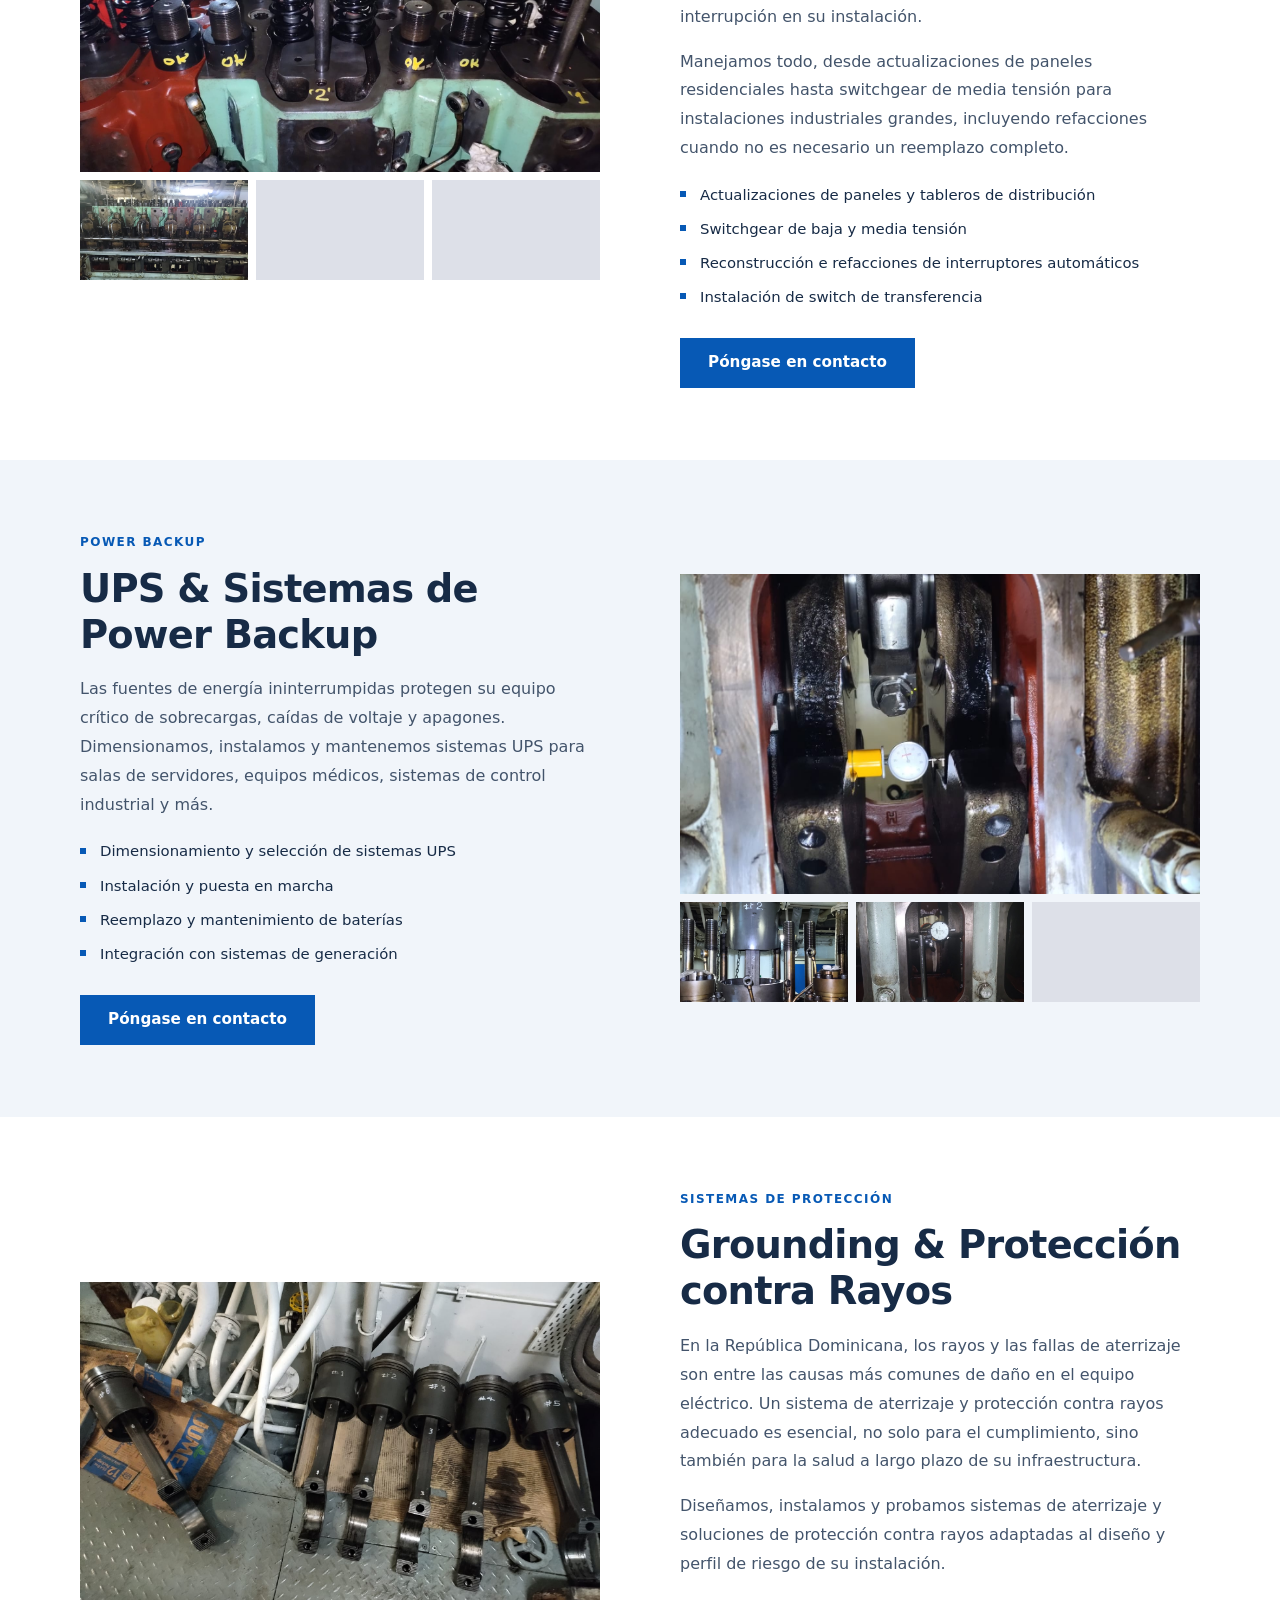
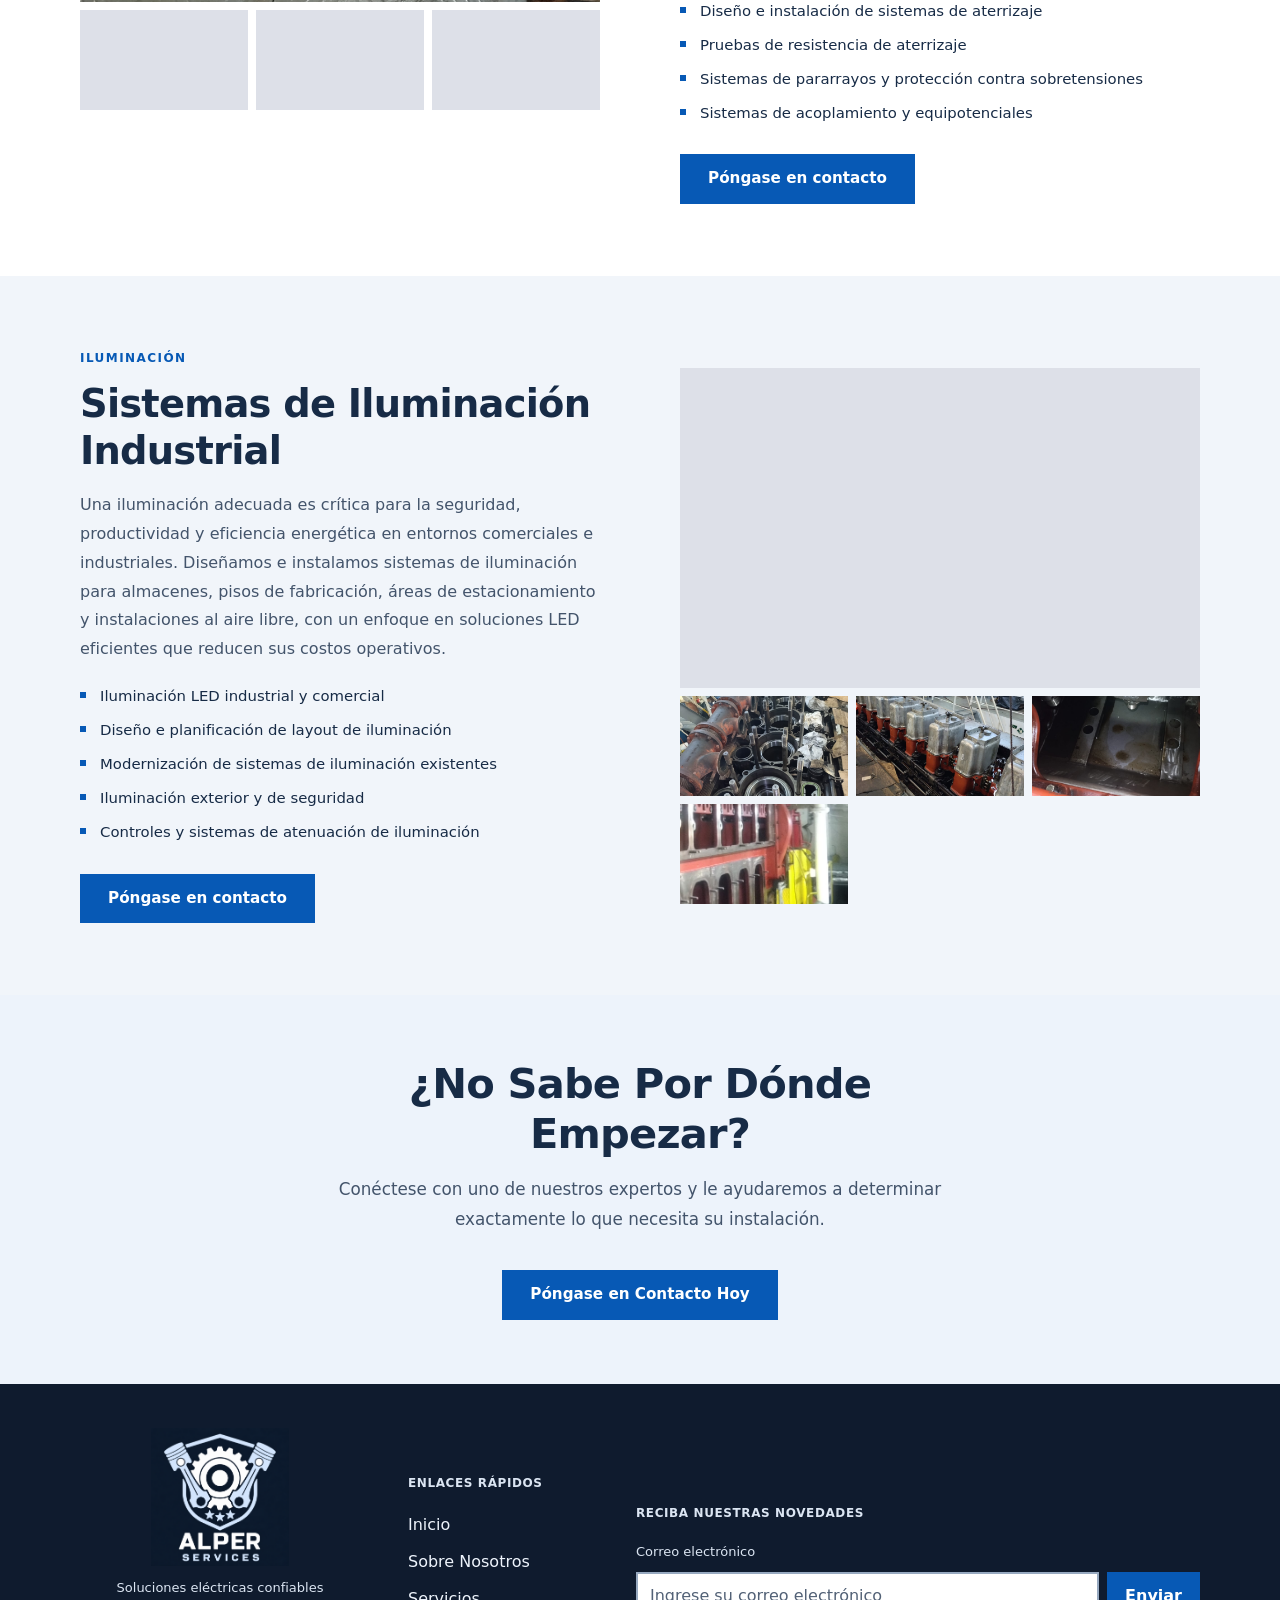
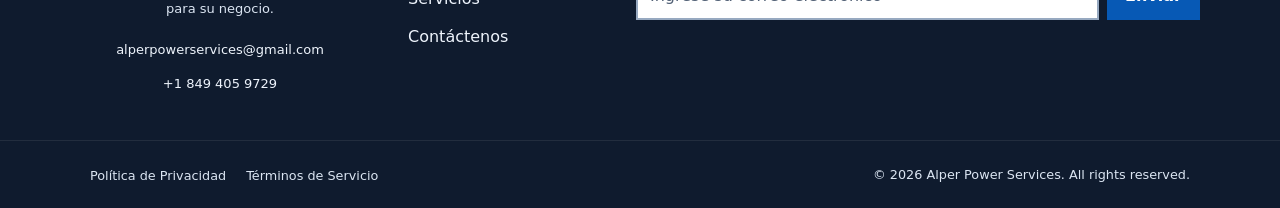
<file: services.html>
<!doctype html>
<html lang="es">
<head>
    <script src="script.js" defer></script>
    <link rel="stylesheet" href="style.css" />
    <link rel="stylesheet" href="layout.css" />
    <meta charset="utf-8" />
    <meta name="viewport" content="width=device-width, initial-scale=1" />
    <meta name="description" content="Alper Power Services, Instalaciones eléctricas, mantenimiento, generadores, sistemas de energía e inspecciones de seguridad en la República Dominicana." />
    <title>Our Services, Alper Power Services</title>
<link rel="stylesheet" href="alper-updates.css?v=footer-balanced-5">
</head>
<body>
<a class="alper-skip" href="#page-content">Saltar al contenido</a>

    <!-- YOUR EXISTING HEADER -->
    <header class="site-header">
        <div class="logo">
            <a href="index.html">
                <img src="images/alper logo.png" alt="Alper Logo" />
            </a>
        </div>
        <button class="alper-menu" type="button" aria-expanded="false" aria-controls="alper-nav"><span>Menú</span><span aria-hidden="true">☰</span></button><nav class="navigation" id="alper-nav" aria-label="Navegación principal">
            <ul>
                <li><a href="about.html">Sobre Nosotros</a></li>
                <li class="has-dropdown">
                    <a href="services.html" class="active">Servicios</a>
                    <ul class="dropdown">
                        <li><a href="services.html#installation">Instalaciones Eléctricas y Mantenimiento</a></li>
                        <li><a href="services.html#generators">Sistemas de Energía y Generadores</a></li>
                        <li><a href="services.html#contracting">Contratación de Servicios Eléctricos Generales</a></li>
                        <li><a href="services.html#inspection">Inspecciones y Pruebas de Seguridad</a></li>
                        <li><a href="services.html#panels">Actualización de Paneles y Equipos de Conmutación</a></li>
                        <li><a href="services.html#ups">UPS y Energía de Respaldo</a></li>
                        <li><a href="services.html#grounding">Puesta a Tierra y Protección Contra Rayos</a></li>
                        <li><a href="services.html#lighting">Sistemas de Iluminación Industrial</a></li>
                    </ul>
                </li>
                
<li><a href="contact.html" class="btn">Contáctenos</a></li>
            </ul>
        </nav>
    </header><div id="page-content" tabindex="-1"></div>


    <!-- PAGE HERO -->
    <section class="page-hero">
        <div class="page-hero-inner">
            <p class="hero-eyebrow">Lo Que Hacemos</p>
            <h1>Nuestros Servicios</h1>
            <p class="hero-sub">Desde instalaciones eléctricas y mantenimiento preventivo hasta sistemas de energía de respaldo e inspecciones de seguridad, Alper Power Services cubre cada aspecto de su infraestructura eléctrica.</p>
        </div>
    </section>


    <!-- SERVICES QUICK LIST -->
    <section class="services-list-strip">
        <div class="services-list-inner">
            <p class="services-list-label">Nuestros servicios incluyen:</p>
            <ul class="services-quick-list">
                <li><a href="#installation">Instalaciones Eléctricas y Mantenimiento</a></li>
                <li><a href="#generators">Sistemas de Energía y Generadores</a></li>
                <li><a href="#contracting">Contratación de Servicios Eléctricos Generales</a></li>
                <li><a href="#inspection">Inspecciones y Pruebas de Seguridad</a></li>
                <li><a href="#panels">Actualización de Paneles y Equipos de Conmutación</a></li>
                <li><a href="#ups">UPS y Energía de Respaldo</a></li>
                <li><a href="#grounding">Puesta a Tierra y Protección Contra Rayos</a></li>
                <li><a href="#lighting">Sistemas de Iluminación Industrial</a></li>
            </ul>
        </div>
    </section>


    <!-- SERVICE 1: ELECTRICAL INSTALLATION & MAINTENANCE -->
    <section class="service-detail" id="installation">
        <div class="service-detail-inner">
            <div class="service-detail-img">
                <div class="service-photo-set"><a href="images/projects/project-01.jpg" class="work-photo" data-photo="images/projects/project-01.jpg" aria-label="Ampliar fotografía de mantenimiento 1"><img src="images/projects/project-01.jpg" alt="Mantenimiento de motores y componentes, Alper" loading="lazy" decoding="async"></a><a href="images/projects/project-02.jpg" class="work-photo" data-photo="images/projects/project-02.jpg" aria-label="Ampliar fotografía de mantenimiento 2"><img src="images/projects/project-02.jpg" alt="Mantenimiento de motores y componentes, Alper" loading="lazy" decoding="async"></a><a href="images/projects/project-03.jpg" class="work-photo" data-photo="images/projects/project-03.jpg" aria-label="Ampliar fotografía de mantenimiento 3"><img src="images/projects/project-03.jpg" alt="Mantenimiento de motores y componentes, Alper" loading="lazy" decoding="async"></a><a href="images/projects/project-04.jpg" class="work-photo" data-photo="images/projects/project-04.jpg" aria-label="Ampliar fotografía de mantenimiento 4"><img src="images/projects/project-04.jpg" alt="Mantenimiento de motores y componentes, Alper" loading="lazy" decoding="async"></a></div>
            </div>
            <div class="service-detail-text">
                <p class="split-eyebrow">Instalación y Mantenimiento</p>
                <h2>Instalación y Mantenimiento Eléctricos</h2>
                <p>Manejamos instalaciones eléctricas de todo el espectro para instalaciones comerciales e industriales, desde el diseño e planificación iniciales hasta la puesta en marcha final. Cada instalación es realizada por nuestros técnicos certificados según los más altos estándares de seguridad y calidad.</p>
                <p>Nuestros programas de mantenimiento preventivo están diseñados para detectar problemas antes de que se conviertan en problemas costosos. Construimos horarios de mantenimiento personalizados según sus operaciones para que el trabajo nunca interrumpa su negocio. Después de cada servicio, los sistemas son sometidos a pruebas exhaustivas para garantizar que todo funcione a plena capacidad.</p>
                <ul class="service-bullets">
                    <li>Instalación de nuevos sistemas eléctricos</li>
                    <li>Instalación de cableado, tuberías y sistemas de distribución</li>
                    <li>Programas de mantenimiento preventivo programados</li>
                    <li>Reparación de emergencia y respuesta rápida</li>
                    <li>Pruebas y puesta en marcha después del servicio</li>
                </ul>
                <a href="contact.html" class="cta-primary">Póngase en contacto</a>
            </div>
        </div>
    </section>


    <!-- SERVICE 2: POWER SYSTEMS & GENERATORS -->
    <section class="service-detail service-detail--alt" id="generators">
        <div class="service-detail-inner reverse">
            <div class="service-detail-img">
                <div class="service-photo-set"><a href="images/projects/project-05.jpg" class="work-photo" data-photo="images/projects/project-05.jpg" aria-label="Ampliar fotografía de mantenimiento 5"><img src="images/projects/project-05.jpg" alt="Mantenimiento de motores y componentes, Alper" loading="lazy" decoding="async"></a><a href="images/projects/project-06.jpg" class="work-photo" data-photo="images/projects/project-06.jpg" aria-label="Ampliar fotografía de mantenimiento 6"><img src="images/projects/project-06.jpg" alt="Mantenimiento de motores y componentes, Alper" loading="lazy" decoding="async"></a><a href="images/projects/project-07.jpg" class="work-photo" data-photo="images/projects/project-07.jpg" aria-label="Ampliar fotografía de mantenimiento 7"><img src="images/projects/project-07.jpg" alt="Mantenimiento de motores y componentes, Alper" loading="lazy" decoding="async"></a><a href="images/projects/project-08.jpg" class="work-photo" data-photo="images/projects/project-08.jpg" aria-label="Ampliar fotografía de mantenimiento 8"><img src="images/projects/project-08.jpg" alt="Mantenimiento de motores y componentes, Alper" loading="lazy" decoding="async"></a></div>
            </div>
            <div class="service-detail-text">
                <p class="split-eyebrow">Sistemas de Energía y Generadores</p>
                <h2>Sistemas de Energía y Generadores</h2>
                <p>La pérdida de energía no planeada es uno de los eventos más dañinos que un negocio puede enfrentar. Nuestro equipo instala, prueba y mantiene sistemas de generadores de respaldo y soluciones UPS diseñadas específicamente para las necesidades de energía de su instalación, para que nunca quede en la oscuridad.</p>
                <p>Trabajamos con generadores de todos los tamaños, desde unidades comerciales pequeñas hasta sistemas industriales a gran escala. Nuestros técnicos realizan pruebas exhaustivas de carga y mantenimiento preventivo para garantizar que su energía de respaldo esté lista en el momento en que sea necesaria.</p>
                <ul class="service-bullets">
                    <li>Instalación y puesta en marcha del generador</li>
                    <li>Pruebas de carga y verificación de rendimiento</li>
                    <li>UPS y sistemas de respaldo con baterías</li>
                    <li>Reparación y mantenimiento de generadores</li>
                    <li>Instalación de interruptores de transferencia automática (ATS)</li>
                    <li>Contratos de mantenimiento continuo</li>
                </ul>
                <a href="contact.html" class="cta-primary">Póngase en contacto</a>
            </div>
        </div>
    </section>


    <!-- SERVICE 3: GENERAL ELECTRICAL CONTRACTING -->
    <section class="service-detail" id="contracting">
        <div class="service-detail-inner">
            <div class="service-detail-img">
                <div class="service-photo-set"><a href="images/projects/project-09.jpg" class="work-photo" data-photo="images/projects/project-09.jpg" aria-label="Ampliar fotografía de mantenimiento 9"><img src="images/projects/project-09.jpg" alt="Mantenimiento de motores y componentes, Alper" loading="lazy" decoding="async"></a><a href="images/projects/project-10.jpg" class="work-photo" data-photo="images/projects/project-10.jpg" aria-label="Ampliar fotografía de mantenimiento 10"><img src="images/projects/project-10.jpg" alt="Mantenimiento de motores y componentes, Alper" loading="lazy" decoding="async"></a><a href="images/projects/project-11.jpg" class="work-photo" data-photo="images/projects/project-11.jpg" aria-label="Ampliar fotografía de mantenimiento 11"><img src="images/projects/project-11.jpg" alt="Mantenimiento de motores y componentes, Alper" loading="lazy" decoding="async"></a><a href="images/projects/project-12.jpg" class="work-photo" data-photo="images/projects/project-12.jpg" aria-label="Ampliar fotografía de mantenimiento 12"><img src="images/projects/project-12.jpg" alt="Mantenimiento de motores y componentes, Alper" loading="lazy" decoding="async"></a></div>
            </div>
            <div class="service-detail-text">
                <p class="split-eyebrow">Contratación de Servicios Eléctricos Generales</p>
                <h2>Contratación de Servicios Eléctricos Generales</h2>
                <p>Proporcionamos contratación eléctrica de extremo a extremo para proyectos comerciales e industriales de cualquier escala. Desde la etapa de planificación hasta la inspección final, nuestro equipo gestiona cada fase del alcance eléctrico, coordinando con arquitectos, ingenieros y contratistas generales para mantener su proyecto a tiempo y dentro del presupuesto.</p>
                <p>Nuestra trayectoria en toda la República Dominicana incluye edificios de oficinas, almacenes, espacios comerciales, plantas industriales y establecimientos del sector hotelero. Sin importar el tamaño del proyecto, mantenemos el mismo compromiso con la calidad y la seguridad.</p>
                <ul class="service-bullets">
                    <li>Contratación eléctrica de extremo a extremo</li>
                    <li>Servicios de diseño y construcción</li>
                    <li>Gestión y coordinación de proyectos</li>
                    <li>Mejora y renovación de locales</li>
                    <li>Inspección final y cumplimiento normativo</li>
                </ul>
                <a href="contact.html" class="cta-primary">Póngase en contacto</a>
            </div>
        </div>
    </section>


    <!-- SERVICE 4: SAFETY INSPECTIONS & TESTING -->
    <section class="service-detail service-detail--alt" id="inspection">
        <div class="service-detail-inner reverse">
            <div class="service-detail-img">
                <div class="service-photo-set"><a href="images/projects/project-13.jpg" class="work-photo" data-photo="images/projects/project-13.jpg" aria-label="Ampliar fotografía de mantenimiento 13"><img src="images/projects/project-13.jpg" alt="Mantenimiento de motores y componentes, Alper" loading="lazy" decoding="async"></a><a href="images/projects/project-14.jpg" class="work-photo" data-photo="images/projects/project-14.jpg" aria-label="Ampliar fotografía de mantenimiento 14"><img src="images/projects/project-14.jpg" alt="Mantenimiento de motores y componentes, Alper" loading="lazy" decoding="async"></a><a href="images/projects/project-15.jpg" class="work-photo" data-photo="images/projects/project-15.jpg" aria-label="Ampliar fotografía de mantenimiento 15"><img src="images/projects/project-15.jpg" alt="Mantenimiento de motores y componentes, Alper" loading="lazy" decoding="async"></a><a href="images/projects/project-16.jpg" class="work-photo" data-photo="images/projects/project-16.jpg" aria-label="Ampliar fotografía de mantenimiento 16"><img src="images/projects/project-16.jpg" alt="Mantenimiento de motores y componentes, Alper" loading="lazy" decoding="async"></a></div>
            </div>
            <div class="service-detail-text">
                <p class="split-eyebrow">Seguridad y Cumplimiento</p>
                <h2>Inspecciones y Pruebas de Seguridad</h2>
                <p>Mantener sus sistemas eléctricos seguros y en cumplimiento no es opcional: protege a su personal, su equipo y su negocio. Nuestros inspectores certificados realizan evaluaciones de seguridad y pruebas diagnósticas a través de toda su infraestructura eléctrica.</p>
                <p>Probamos según las normas de OSHA y regulaciones locales y proporcionamos informes detallados con hallazgos claros y acciones recomendadas. También ofrecemos análisis de arco eléctrico, pruebas del sistema de puesta a tierra y escaneo termográfico para identificar problemas ocultos antes de que se conviertan en peligros.</p>
                <ul class="service-bullets">
                    <li>Auditorías completas de seguridad eléctrica en instalaciones</li>
                    <li>Análisis de arco eléctrico y etiquetado</li>
                    <li>Pruebas del sistema de puesta a tierra y acoplamiento</li>
                    <li>Escaneo termográfico (infrarrojo)</li>
                    <li>Pruebas de switchgear y interruptores automáticos</li>
                    <li>Informes detallados de inspección y planes de acción</li>
                </ul>
                <a href="contact.html" class="cta-primary">Póngase en contacto</a>
            </div>
        </div>
    </section>


    <!-- SERVICE 5: PANEL UPGRADES & SWITCHGEAR -->
    <section class="service-detail" id="panels">
        <div class="service-detail-inner">
            <div class="service-detail-img">
                <div class="service-photo-set"><a href="images/projects/project-17.jpg" class="work-photo" data-photo="images/projects/project-17.jpg" aria-label="Ampliar fotografía de mantenimiento 17"><img src="images/projects/project-17.jpg" alt="Mantenimiento de motores y componentes, Alper" loading="lazy" decoding="async"></a><a href="images/projects/project-18.jpg" class="work-photo" data-photo="images/projects/project-18.jpg" aria-label="Ampliar fotografía de mantenimiento 18"><img src="images/projects/project-18.jpg" alt="Mantenimiento de motores y componentes, Alper" loading="lazy" decoding="async"></a><a href="images/projects/project-19.jpg" class="work-photo" data-photo="images/projects/project-19.jpg" aria-label="Ampliar fotografía de mantenimiento 19"><img src="images/projects/project-19.jpg" alt="Mantenimiento de motores y componentes, Alper" loading="lazy" decoding="async"></a><a href="images/projects/project-20.jpg" class="work-photo" data-photo="images/projects/project-20.jpg" aria-label="Ampliar fotografía de mantenimiento 20"><img src="images/projects/project-20.jpg" alt="Mantenimiento de motores y componentes, Alper" loading="lazy" decoding="async"></a></div>
            </div>
            <div class="service-detail-text">
                <p class="split-eyebrow">Distribución de Energía</p>
                <h2>Actualizaciones de Paneles y Switchgear</h2>
                <p>Los paneles y switchgear obsoletos son un riesgo para la seguridad y un cuello de botella para sus operaciones. Evaluamos su equipo de distribución actual, recomendamos actualizaciones y llevamos a cabo el trabajo con mínima interrupción en su instalación.</p>
                <p>Manejamos todo, desde actualizaciones de paneles residenciales hasta switchgear de media tensión para instalaciones industriales grandes, incluyendo refacciones cuando no es necesario un reemplazo completo.</p>
                <ul class="service-bullets">
                    <li>Actualizaciones de paneles y tableros de distribución</li>
                    <li>Switchgear de baja y media tensión</li>
                    <li>Reconstrucción e refacciones de interruptores automáticos</li>
                    <li>Instalación de switch de transferencia</li>
                </ul>
                <a href="contact.html" class="cta-primary">Póngase en contacto</a>
            </div>
        </div>
    </section>


    <!-- SERVICE 6: UPS & BACKUP POWER -->
    <section class="service-detail service-detail--alt" id="ups">
        <div class="service-detail-inner reverse">
            <div class="service-detail-img">
                <div class="service-photo-set"><a href="images/projects/project-21.jpg" class="work-photo" data-photo="images/projects/project-21.jpg" aria-label="Ampliar fotografía de mantenimiento 21"><img src="images/projects/project-21.jpg" alt="Mantenimiento de motores y componentes, Alper" loading="lazy" decoding="async"></a><a href="images/projects/project-22.jpg" class="work-photo" data-photo="images/projects/project-22.jpg" aria-label="Ampliar fotografía de mantenimiento 22"><img src="images/projects/project-22.jpg" alt="Mantenimiento de motores y componentes, Alper" loading="lazy" decoding="async"></a><a href="images/projects/project-23.jpg" class="work-photo" data-photo="images/projects/project-23.jpg" aria-label="Ampliar fotografía de mantenimiento 23"><img src="images/projects/project-23.jpg" alt="Mantenimiento de motores y componentes, Alper" loading="lazy" decoding="async"></a><a href="images/projects/project-24.jpg" class="work-photo" data-photo="images/projects/project-24.jpg" aria-label="Ampliar fotografía de mantenimiento 24"><img src="images/projects/project-24.jpg" alt="Mantenimiento de motores y componentes, Alper" loading="lazy" decoding="async"></a></div>
            </div>
            <div class="service-detail-text">
                <p class="split-eyebrow">Power Backup</p>
                <h2>UPS &amp; Sistemas de Power Backup</h2>
                <p>Las fuentes de energía ininterrumpidas protegen su equipo crítico de sobrecargas, caídas de voltaje y apagones. Dimensionamos, instalamos y mantenemos sistemas UPS para salas de servidores, equipos médicos, sistemas de control industrial y más.</p>
                <ul class="service-bullets">
                    <li>Dimensionamiento y selección de sistemas UPS</li>
                    <li>Instalación y puesta en marcha</li>
                    <li>Reemplazo y mantenimiento de baterías</li>
                    <li>Integración con sistemas de generación</li>
                </ul>
                <a href="contact.html" class="cta-primary">Póngase en contacto</a>
            </div>
        </div>
    </section>


    <!-- SERVICE 7: GROUNDING & LIGHTNING PROTECTION -->
    <section class="service-detail" id="grounding">
        <div class="service-detail-inner">
            <div class="service-detail-img">
                <div class="service-photo-set"><a href="images/projects/project-25.jpg" class="work-photo" data-photo="images/projects/project-25.jpg" aria-label="Ampliar fotografía de mantenimiento 25"><img src="images/projects/project-25.jpg" alt="Mantenimiento de motores y componentes, Alper" loading="lazy" decoding="async"></a><a href="images/projects/project-26.jpg" class="work-photo" data-photo="images/projects/project-26.jpg" aria-label="Ampliar fotografía de mantenimiento 26"><img src="images/projects/project-26.jpg" alt="Mantenimiento de motores y componentes, Alper" loading="lazy" decoding="async"></a><a href="images/projects/project-27.jpg" class="work-photo" data-photo="images/projects/project-27.jpg" aria-label="Ampliar fotografía de mantenimiento 27"><img src="images/projects/project-27.jpg" alt="Mantenimiento de motores y componentes, Alper" loading="lazy" decoding="async"></a><a href="images/projects/project-28.jpg" class="work-photo" data-photo="images/projects/project-28.jpg" aria-label="Ampliar fotografía de mantenimiento 28"><img src="images/projects/project-28.jpg" alt="Mantenimiento de motores y componentes, Alper" loading="lazy" decoding="async"></a></div>
            </div>
            <div class="service-detail-text">
                <p class="split-eyebrow">Sistemas de Protección</p>
                <h2>Grounding &amp; Protección contra Rayos</h2>
                <p>En la República Dominicana, los rayos y las fallas de aterrizaje son entre las causas más comunes de daño en el equipo eléctrico. Un sistema de aterrizaje y protección contra rayos adecuado es esencial, no solo para el cumplimiento, sino también para la salud a largo plazo de su infraestructura.</p>
                <p>Diseñamos, instalamos y probamos sistemas de aterrizaje y soluciones de protección contra rayos adaptadas al diseño y perfil de riesgo de su instalación.</p>
                <ul class="service-bullets">
                    <li>Diseño e instalación de sistemas de aterrizaje</li>
                    <li>Pruebas de resistencia de aterrizaje</li>
                    <li>Sistemas de pararrayos y protección contra sobretensiones</li>
                    <li>Sistemas de acoplamiento y equipotenciales</li>
                </ul>
                <a href="contact.html" class="cta-primary">Póngase en contacto</a>
            </div>
        </div>
    </section>


    <!-- SERVICE 8: INDUSTRIAL LIGHTING -->
    <section class="service-detail service-detail--alt" id="lighting">
        <div class="service-detail-inner reverse">
            <div class="service-detail-img">
                <div class="service-photo-set"><a href="images/projects/project-29.jpg" class="work-photo" data-photo="images/projects/project-29.jpg" aria-label="Ampliar fotografía de mantenimiento 29"><img src="images/projects/project-29.jpg" alt="Mantenimiento de motores y componentes, Alper" loading="lazy" decoding="async"></a><a href="images/projects/project-30.jpg" class="work-photo" data-photo="images/projects/project-30.jpg" aria-label="Ampliar fotografía de mantenimiento 30"><img src="images/projects/project-30.jpg" alt="Mantenimiento de motores y componentes, Alper" loading="lazy" decoding="async"></a><a href="images/projects/project-31.jpg" class="work-photo" data-photo="images/projects/project-31.jpg" aria-label="Ampliar fotografía de mantenimiento 31"><img src="images/projects/project-31.jpg" alt="Mantenimiento de motores y componentes, Alper" loading="lazy" decoding="async"></a><a href="images/projects/project-32.jpg" class="work-photo" data-photo="images/projects/project-32.jpg" aria-label="Ampliar fotografía de mantenimiento 32"><img src="images/projects/project-32.jpg" alt="Mantenimiento de motores y componentes, Alper" loading="lazy" decoding="async"></a><a href="images/projects/project-33.jpg" class="work-photo" data-photo="images/projects/project-33.jpg" aria-label="Ampliar fotografía de mantenimiento 33"><img src="images/projects/project-33.jpg" alt="Mantenimiento de motores y componentes, Alper" loading="lazy" decoding="async"></a></div>
            </div>
            <div class="service-detail-text">
                <p class="split-eyebrow">Iluminación</p>
                <h2>Sistemas de Iluminación Industrial</h2>
                <p>Una iluminación adecuada es crítica para la seguridad, productividad y eficiencia energética en entornos comerciales e industriales. Diseñamos e instalamos sistemas de iluminación para almacenes, pisos de fabricación, áreas de estacionamiento y instalaciones al aire libre, con un enfoque en soluciones LED eficientes que reducen sus costos operativos.</p>
                <ul class="service-bullets">
                    <li>Iluminación LED industrial y comercial</li>
                    <li>Diseño e planificación de layout de iluminación</li>
                    <li>Modernización de sistemas de iluminación existentes</li>
                    <li>Iluminación exterior y de seguridad</li>
                    <li>Controles y sistemas de atenuación de iluminación</li>
                </ul>
                <a href="contact.html" class="cta-primary">Póngase en contacto</a>
            </div>
        </div>
    </section>


    <!-- CTA BANNER -->
    <section class="cta-banner">
        <div class="cta-banner-inner">
            <h2>¿No Sabe Por Dónde Empezar?</h2>
            <p>Conéctese con uno de nuestros expertos y le ayudaremos a determinar exactamente lo que necesita su instalación.</p>
            <a href="contact.html" class="cta-primary">Póngase en Contacto Hoy</a>
        </div>
    </section>


  <footer class="site-footer">
        <div class="footer-top">
            <div class="footer-brand">
                <a href="index.html" class="footer-logo"><img src="images/alper-footer-services-v2.png" alt="Alper Power Services" width="768" height="768" loading="lazy" decoding="async"></a>
                <p class="footer-tagline">Soluciones eléctricas confiables para su negocio.</p>
                <ul class="footer-contact">
                    <li><a href="mailto:alperpowerservices@gmail.com">alperpowerservices@gmail.com</a></li>
                    <li><a href="tel:+18494059729">+1 849 405 9729</a></li>
                </ul>
            </div>
            <div class="footer-right">
                <div class="footer-col">
                    <h3>Enlaces Rápidos</h3>
                    <ul>
                        <li><a href="index.html">Inicio</a></li>
                        <li><a href="about.html">Sobre Nosotros</a></li>
                        <li><a href="services.html">Servicios</a></li>
                        <li><a href="contact.html">Contáctenos</a></li>
                    </ul>
                </div>
                <div class="footer-col footer-newsletter">
                    <h3>Reciba nuestras novedades</h3>
                    <form class="newsletter-form">
                        <label for="newsletter-email">Correo electrónico</label><input id="newsletter-email" type="email" name="email" autocomplete="email" placeholder="Ingrese su correo electrónico" required>
                        <button type="submit">Enviar</button>
                    </form>
                </div>
            </div>
        </div>
        <div class="footer-bottom">
            <div class="footer-bottom-inner">
                <ul class="footer-legal">
                    <li><a href="privacy.html">Política de Privacidad</a></li>
                    <li><a href="terms.html">Términos de Servicio</a></li>
                </ul>
                <p>&copy; <span id="year"></span> Alper Power Services. All rights reserved.</p>
            </div>
        </div>
    </footer>

<dialog class="alper-lightbox" aria-label="Fotografía ampliada"><button type="button" aria-label="Cerrar imagen">Cerrar ×</button><img alt=""></dialog></body>
</html>
</file>
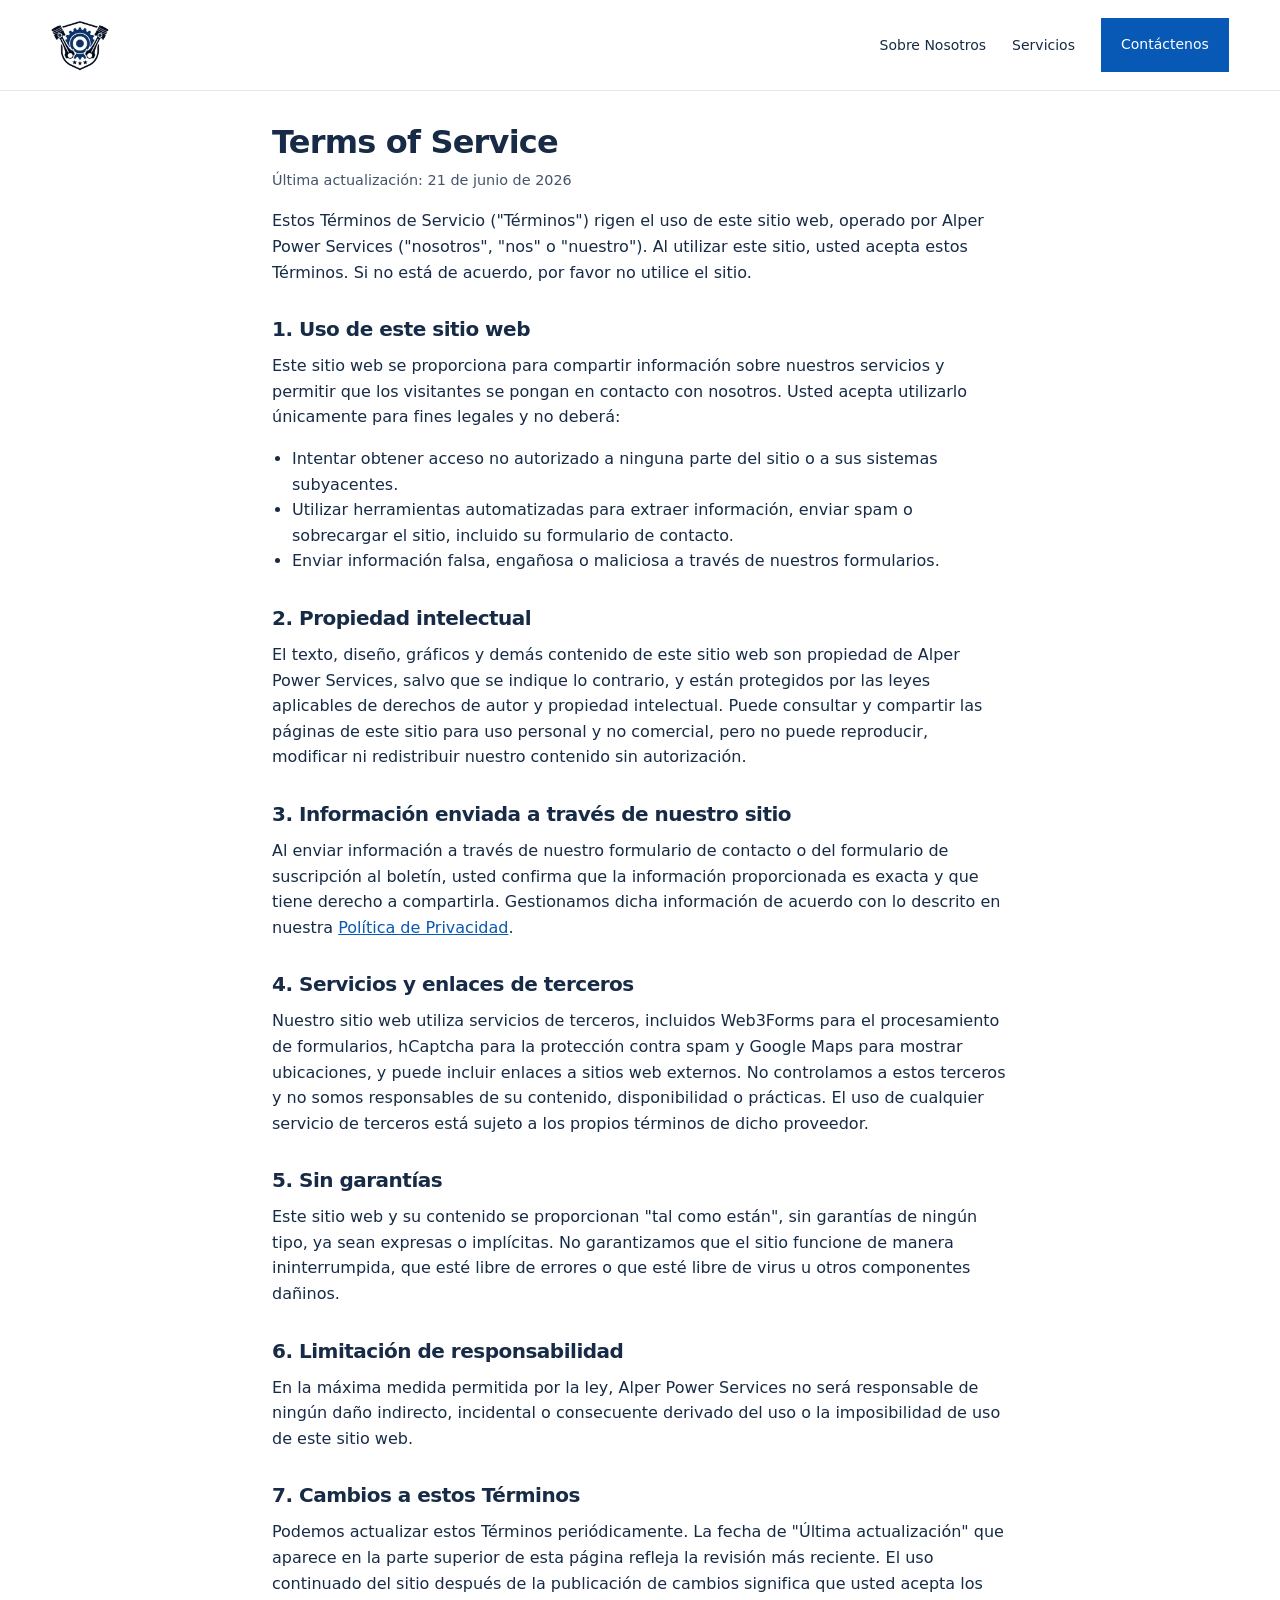
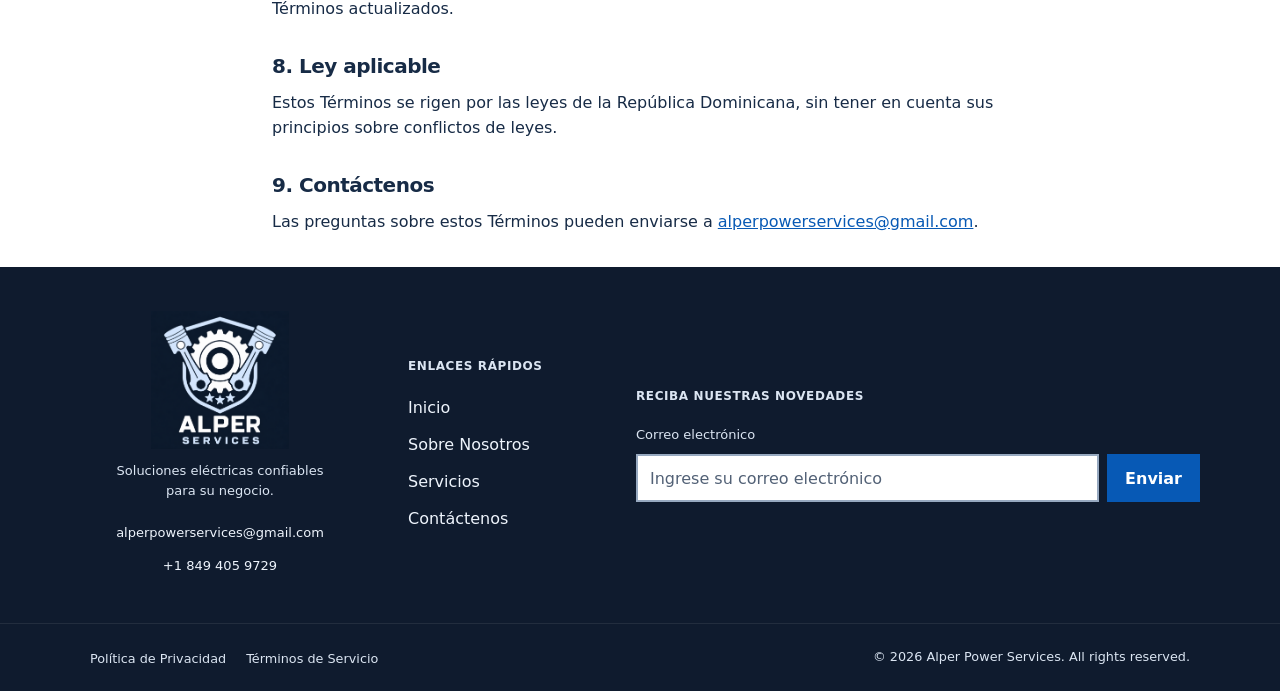
<file: terms.html>
<!doctype html>
<html lang="es">
<head>
    <script src="https://web3forms.com/client/script.js" async defer></script>
    <script src="script.js" defer></script>
    <link rel="stylesheet" href="style.css" />
    <link rel="stylesheet" href="layout.css" />
    <meta charset="utf-8" />
    <meta name="viewport" content="width=device-width, initial-scale=1" />
    <title>Terms of Service</title>
<link rel="stylesheet" href="alper-updates.css?v=footer-balanced-5">
</head>
<body>
<a class="alper-skip" href="#page-content">Saltar al contenido</a>

    <header class="site-header">
        <div class="logo">
            <a href="index.html">
                <img src="images/alper logo.png" alt="Alper Logo" />
            </a>
        </div>

        <button class="alper-menu" type="button" aria-expanded="false" aria-controls="alper-nav"><span>Menú</span><span aria-hidden="true">☰</span></button><nav class="navigation" id="alper-nav" aria-label="Navegación principal">
            <ul>
                <li><a href="about.html">Sobre Nosotros</a></li>
                <li><a href="services.html">Servicios</a></li>
                
<li><a href="contact.html" class="btn">Contáctenos</a></li>
            </ul>
        </nav>
    </header><div id="page-content" tabindex="-1"></div>

    <main class="page-legal">
        <h1>Terms of Service</h1>
        <p class="legal-updated">Última actualización: 21 de junio de 2026</p>
        <p>Estos Términos de Servicio ("Términos") rigen el uso de este sitio web, operado por Alper Power Services ("nosotros", "nos" o "nuestro"). Al utilizar este sitio, usted acepta estos Términos. Si no está de acuerdo, por favor no utilice el sitio.</p>

        <h2>1. Uso de este sitio web</h2>
        <p>Este sitio web se proporciona para compartir información sobre nuestros servicios y permitir que los visitantes se pongan en contacto con nosotros. Usted acepta utilizarlo únicamente para fines legales y no deberá:</p>
        <ul>
            <li>Intentar obtener acceso no autorizado a ninguna parte del sitio o a sus sistemas subyacentes.</li>
            <li>Utilizar herramientas automatizadas para extraer información, enviar spam o sobrecargar el sitio, incluido su formulario de contacto.</li>
            <li>Enviar información falsa, engañosa o maliciosa a través de nuestros formularios.</li>
        </ul>

        <h2>2. Propiedad intelectual</h2>
        <p>El texto, diseño, gráficos y demás contenido de este sitio web son propiedad de Alper Power Services, salvo que se indique lo contrario, y están protegidos por las leyes aplicables de derechos de autor y propiedad intelectual. Puede consultar y compartir las páginas de este sitio para uso personal y no comercial, pero no puede reproducir, modificar ni redistribuir nuestro contenido sin autorización.</p>

        <h2>3. Información enviada a través de nuestro sitio</h2>
        <p>Al enviar información a través de nuestro formulario de contacto o del formulario de suscripción al boletín, usted confirma que la información proporcionada es exacta y que tiene derecho a compartirla. Gestionamos dicha información de acuerdo con lo descrito en nuestra <a href="privacy.html">Política de Privacidad</a>.</p>

        <h2>4. Servicios y enlaces de terceros</h2>
        <p>Nuestro sitio web utiliza servicios de terceros, incluidos Web3Forms para el procesamiento de formularios, hCaptcha para la protección contra spam y Google Maps para mostrar ubicaciones, y puede incluir enlaces a sitios web externos. No controlamos a estos terceros y no somos responsables de su contenido, disponibilidad o prácticas. El uso de cualquier servicio de terceros está sujeto a los propios términos de dicho proveedor.</p>

        <h2>5. Sin garantías</h2>
        <p>Este sitio web y su contenido se proporcionan "tal como están", sin garantías de ningún tipo, ya sean expresas o implícitas. No garantizamos que el sitio funcione de manera ininterrumpida, que esté libre de errores o que esté libre de virus u otros componentes dañinos.</p>

        <h2>6. Limitación de responsabilidad</h2>
        <p>En la máxima medida permitida por la ley, Alper Power Services no será responsable de ningún daño indirecto, incidental o consecuente derivado del uso o la imposibilidad de uso de este sitio web.</p>

        <h2>7. Cambios a estos Términos</h2>
        <p>Podemos actualizar estos Términos periódicamente. La fecha de "Última actualización" que aparece en la parte superior de esta página refleja la revisión más reciente. El uso continuado del sitio después de la publicación de cambios significa que usted acepta los Términos actualizados.</p>

        <h2>8. Ley aplicable</h2>
        <p>Estos Términos se rigen por las leyes de la República Dominicana, sin tener en cuenta sus principios sobre conflictos de leyes.</p>

        <h2>9. Contáctenos</h2>
        <p>Las preguntas sobre estos Términos pueden enviarse a <a href="mailto:alperpowerservices@gmail.com">alperpowerservices@gmail.com</a>.</p>
        </main>

  <footer class="site-footer">
        <div class="footer-top">
            <div class="footer-brand">
                <a href="index.html" class="footer-logo"><img src="images/alper-footer-services-v2.png" alt="Alper Power Services" width="768" height="768" loading="lazy" decoding="async"></a>
                <p class="footer-tagline">Soluciones eléctricas confiables para su negocio.</p>
                <ul class="footer-contact">
                    <li><a href="mailto:alperpowerservices@gmail.com">alperpowerservices@gmail.com</a></li>
                    <li><a href="tel:+18494059729">+1 849 405 9729</a></li>
                </ul>
            </div>
            <div class="footer-right">
                <div class="footer-col">
                    <h3>Enlaces Rápidos</h3>
                    <ul>
                        <li><a href="index.html">Inicio</a></li>
                        <li><a href="about.html">Sobre Nosotros</a></li>
                        <li><a href="services.html">Servicios</a></li>
                        <li><a href="contact.html">Contáctenos</a></li>
                    </ul>
                </div>
                <div class="footer-col footer-newsletter">
                    <h3>Reciba nuestras novedades</h3>
                    <form class="newsletter-form">
                        <label for="newsletter-email">Correo electrónico</label><input id="newsletter-email" type="email" name="email" autocomplete="email" placeholder="Ingrese su correo electrónico" required>
                        <button type="submit">Enviar</button>
                    </form>
                </div>
            </div>
        </div>
        <div class="footer-bottom">
            <div class="footer-bottom-inner">
                <ul class="footer-legal">
                    <li><a href="privacy.html">Política de Privacidad</a></li>
                    <li><a href="terms.html">Términos de Servicio</a></li>
                </ul>
                <p>&copy; <span id="year"></span> Alper Power Services. All rights reserved.</p>
            </div>
        </div>
    </footer>

</body>
</html>
</file>
<file: style.css>
:root {
    font-family: system-ui, -apple-system, Segoe UI, Roboto, "Helvetica Neue", Arial;
    --accent: #0070f3;
    --accent-dark: #0050a0;
    --accent-visited: #5b3fa3;
    --text: #111;
    --muted: #666;
    --bg: #f7f7fb;
    --header-bg: #f0f1f3;

    --footer-bg: #0f1b2e;
    --footer-text: #d6d7db;
    --footer-muted: #8a8d94;
    --footer-border: rgba(255, 255, 255, 0.08);
}

* {
    margin: 0;
    padding: 0;
    box-sizing: border-box;
}

main {
  max-width: 900px;
  margin: 2rem auto;
  padding: 0 2rem;
}

body {
    margin: 0;
    padding: 0;
    background: var(--bg);
    color: var(--text);
}

/*Contact page*/
.page-contact h1 {
    font-size: 2rem;
    margin-bottom: .5rem;
}

.page-contact > p {
    color: var(--muted);
    margin-bottom: 2rem;
    max-width: 60ch;
}

.contact-grid {
    display: grid;
    grid-template-columns: 1.4fr 1fr;
    gap: 2.5rem;
    align-items: start;
}

.contact-form {
    display: flex;
    flex-direction: column;
    gap: 1.25rem;
    background: #fff;
    padding: 1.75rem;
    border-radius: 10px;
}

.contact-form label {
    font-weight: 600;
    display: block;
    margin-bottom: .4rem;
    font-size: .9rem;
}

.contact-form .form-row {
    display: flex;
    gap: 1rem;
}

.contact-form .form-row >div {
    flex: 1;
}

.contact-form input,
.contact-form textarea {
    width: 100%;
    padding: .65rem .75rem;
    border: 1px solid #ddd;
    border-radius: 6px;
    font: inherit;
    color: var(--text);
}

.contact-form textarea {
    resize: none;
}

.contact-form input:focus,
.contact-form textarea:focus {
    outline: 2px solid var(--accent);
    border-color: var(--accent);
    outline-offset: 1px;
}

.contact-form button {
    align-self: flex-start;
    background-color: var(--accent);
    color: #fff;
    border: none;
    border-radius: 6px;
    padding: .7rem 1.5rem;
    font: inherit;
    font-weight: 600;
    cursor: pointer;
    transition: background-color 0.3s;
}

.contact-info {
  background: #fff;
  padding: 1.75rem;
  border-radius: 10px;
}
 
.contact-info h2 {
  font-size: 1.05rem;
  margin-bottom: 0.75rem;
}
 
.contact-info ul {
  list-style: none;
  margin-bottom: 1.5rem;
}
 
.contact-info li {
  margin-bottom: 0.5rem;
  color: var(--muted);
}
 
.contact-info a {
  color: var(--text);
  text-decoration: none;
}

@media (max-width: 700px) {
    .contact-grid {
        grid-template-columns: 1fr;
    }

    .contact-form .form-row {
        flex-direction: column;
        gap: 1.25rem;
    }
}

.contact-form textarea {
  resize: none;
}

.h-captcha {
  margin-top: -0.25rem;
}

.form-result {
  font-size: 0.9rem;
  min-height: 1.2em;
}

.form-result.success {
  color: #1a7f37;
}

.form-result.error {
  color: #c0392b;
}

/* privacy policy page */
.page-legal {
  max-width: 800px;
}

.page-legal h1 {
  font-size: 2rem;
  margin-bottom: 0.5rem;
}

.legal-updated {
  color: var(--muted);
  font-size: 0.9rem;
  margin-bottom: 2rem;
}

.page-legal h2 {
  font-size: 1.25rem;
  margin-top: 2rem;
  margin-bottom: 0.75rem;
}

.page-legal p {
  margin-bottom: 1rem;
  line-height: 1.6;
}

.page-legal ul {
  margin: 0 0 1rem 1.25rem;
  line-height: 1.6;
}

.page-legal a {
  color: var(--accent);
}

/* index page */
.hero {
    position: relative;
    min-height: 90vh;
    display: flex;
    align-items: center;
    background: #0f1b2e url('images/projects/project-31.jpg') center/cover no-repeat;
    color: #fff;
    overflow: hidden;
}
.hero-bg-overlay {
    position: absolute;
    inset: 0;
    background: rgba(10, 20, 40, 0.72);
}
.hero-inner {
    position: relative;
    z-index: 1;
    max-width: 820px;
    padding: 6rem 2rem;
    margin: 0 auto;
}
.hero-eyebrow {
    font-size: 0.78rem;
    letter-spacing: 0.14em;
    text-transform: uppercase;
    color: #a0b4d0;
    margin-bottom: 1.2rem;
    display: block;
}
.hero h1 {
    font-size: clamp(2rem, 5vw, 3.6rem);
    font-weight: 700;
    line-height: 1.12;
    letter-spacing: -0.02em;
    margin-bottom: 1.25rem;
    color: #fff;
}
.hero-sub {
    font-size: 1.1rem;
    line-height: 1.75;
    color: rgba(255,255,255,0.75);
    max-width: 580px;
    margin-bottom: 2.25rem;
}
.hero-ctas {
    display: flex;
    gap: 1rem;
    flex-wrap: wrap;
    margin-bottom: 2.75rem;
}
.cta-primary {
    display: inline-block;
    background: var(--accent, #0070f3);
    color: #fff;
    padding: 0.75rem 1.75rem;
    border-radius: 8px;
    font-weight: 600;
    font-size: 0.95rem;
    text-decoration: none;
    transition: background-color 0.3s;
}
.cta-primary:hover { background: var(--accent-dark, #0050a0); }
.cta-secondary {
    display: inline-block;
    border: 1.5px solid rgba(255,255,255,0.5);
    color: #fff;
    padding: 0.75rem 1.75rem;
    border-radius: 8px;
    font-weight: 600;
    font-size: 0.95rem;
    text-decoration: none;
    transition: border-color 0.3s, background-color 0.4s;
}
.cta-secondary:hover {
    border-color: #fff;
    background: #fff;
    color: var(--text, #000000);
}
.hero-video-link {
    display: inline-flex;
    align-items: center;
    gap: 0.75rem;
    color: rgba(255,255,255,0.7);
    text-decoration: none;
    font-size: 0.88rem;
    transition: color 0.3s;
}
.hero-video-link:hover { color: #fff; }
.play-btn {
    width: 44px;
    height: 44px;
    border: 1.5px solid rgba(255,255,255,0.5);
    border-radius: 50%;
    display: flex;
    align-items: center;
    justify-content: center;
    font-size: 0.9rem;
}

.icon-strip {
    background: var(--header-bg, #f0f1f3);
    border-bottom: 1px solid #e2e4e8;
}
.icon-strip-inner {
    max-width: 900px;
    margin: 0 auto;
    padding: 2.5rem 2rem;
    display: flex;
    justify-content: center;
    gap: 4rem;
    flex-wrap: wrap;
}

.icon-strip-item {
    display: flex;
    flex-direction: column;
    align-items: center;
    gap: 0.6rem;
    flex: 1;
    min-width: 140px;
    text-align: center;
}
.strip-img {
    width: 48px;
    height: 48px;
    object-fit: contain;
    opacity: 0.7;
}
.icon-strip-item p {
    font-size: 0.78rem;
    font-weight: 600;
    text-transform: uppercase;
    letter-spacing: 0.08em;
    color: var(--text, #111);
    margin: 0;
}

.split-section {
    padding: 6rem 2rem;
    background: #fff;
}
.split-section--alt {
    background: var(--bg, #f7f7fb);
}
.split-inner {
    max-width: 1100px;
    margin: 0 auto;
    display: flex;
    align-items: center;
    gap: 5rem;
    flex-wrap: wrap;
}
.split-inner.reverse { flex-direction: row-reverse; }
.split-text { flex: 1; min-width: 280px; }
.split-eyebrow {
    display: block;
    font-size: 0.75rem;
    font-weight: 600;
    text-transform: uppercase;
    letter-spacing: 0.12em;
    color: var(--accent, #0070f3);
    margin-bottom: 0.9rem;
}
.split-text h2 {
    font-size: clamp(1.5rem, 3vw, 2.1rem);
    font-weight: 700;
    letter-spacing: -0.02em;
    margin-bottom: 1rem;
    color: var(--text, #111);
}
.split-text p {
    font-size: 1rem;
    line-height: 1.8;
    color: var(--muted, #666);
    margin-bottom: 1rem;
}
.split-text .cta-primary { margin-top: 0.75rem; }
.split-photos { flex: 1; min-width: 260px; }
.split-photos.stacked { display: flex; flex-direction: column; gap: 1rem; }
.photo {
    width: 100%;
    border-radius: 10px;
    object-fit: cover;
    display: block;
    background: #dde0e8;
}
.photo-tall { height: 260px; }
.photo-short { height: 160px; }
.photo-full { height: 380px; }

.repair-list-section {
    background: var(--footer-bg, #0f1b2e);
    color: #fff;
    padding: 6rem 2rem;
}
.repair-list-inner { max-width: 1100px; margin: 0 auto; }
.repair-list-heading { margin-bottom: 3rem; }
.repair-list-heading h2 {
    font-size: clamp(1.5rem, 3vw, 2.1rem);
    font-weight: 700;
    letter-spacing: -0.02em;
    color: #fff;
    margin-bottom: 0.6rem;
}
.repair-list-heading p {
    color: var(--footer-muted, #8a8d94);
    font-size: 1rem;
    max-width: 520px;
}
.repair-list-grid {
    display: grid;
    grid-template-columns: repeat(auto-fill, minmax(300px, 1fr));
    border-top: 1px solid var(--footer-border, rgba(255,255,255,0.08));
}
.repair-item {
    display: flex;
    justify-content: space-between;
    align-items: center;
    padding: 1.1rem 0.75rem;
    border-bottom: 1px solid var(--footer-border, rgba(255,255,255,0.08));
    color: var(--footer-text, #d6d7db);
    text-decoration: none;
    font-weight: 500;
    font-size: 0.95rem;
    transition: color 0.18s, background-color 0.18s;
}
.repair-item:hover {
    color: #fff;
    background: rgba(255,255,255,0.04);
}
.repair-item--highlight {
    color: var(--accent, #0070f3);
    font-weight: 600;
}
.repair-item--highlight:hover {
    color: #5aadff;
    background: rgba(0,112,243,0.08);
}
.repair-arrow { font-size: 1rem; opacity: 0.6; }

.markets-section {
    padding: 6rem 2rem;
    background: #fff;
}
.markets-inner { max-width: 1100px; margin: 0 auto; }
.section-eyebrow {
    display: block;
    font-size: 0.75rem;
    font-weight: 600;
    text-transform: uppercase;
    letter-spacing: 0.12em;
    color: var(--accent, #0070f3);
    margin-bottom: 0.5rem;
}
.markets-inner > h2 {
    font-size: clamp(1.5rem, 3vw, 2.1rem);
    font-weight: 700;
    letter-spacing: -0.02em;
    color: var(--text, #111);
    margin-bottom: 3.5rem;
}
.markets-grid {
    display: grid;
    grid-template-columns: repeat(4, 1fr);
    gap: 2.5rem 3rem;
    margin-bottom: 4rem;
}
.market-item {
    display: flex;
    flex-direction: column;
    align-items: center;
    gap: 0.75rem;
    text-align: center;
}
.market-img {
    width: 144px;
    height: 144px;
    object-fit: contain;
    opacity: 0.45;
    filter: grayscale(30%);
    transition: opacity 0.25s ease, filter 0.25s ease, transform 0.25s ease;
}
.market-item:hover .market-img {
    opacity: 1;
    filter: grayscale(0%) brightness(1.1);
    transform: scale(1.03);
}
.market-item span {
    font-size: 0.78rem;
    font-weight: 600;
    text-transform: uppercase;
    letter-spacing: 0.06em;
    color: var(--text, #111);
    transition: color 0.2s;
}
.market-item:hover span {
    color: var(--accent, #0070f3);
}
.markets-bottom {
    display: flex;
    align-items: center;
    gap: 4rem;
    padding-top: 3.5rem;
    border-top: 1px solid #e2e4e8;
    flex-wrap: wrap;
}
.markets-cta-text { flex: 1; min-width: 260px; }
.markets-cta-text h3 {
    font-size: 1.6rem;
    font-weight: 700;
    letter-spacing: -0.02em;
    color: var(--text, #111);
    margin-bottom: 0.75rem;
}
.markets-cta-text p {
    font-size: 1rem;
    line-height: 1.8;
    color: var(--muted, #666);
    margin-bottom: 1.5rem;
}
.markets-photo {
    flex: 1;
    min-width: 260px;
    height: 260px;
    object-fit: cover;
    border-radius: 10px;
    background: #dde0e8;
    display: block;
}
 
@media (max-width: 900px) {
    .markets-grid { grid-template-columns: repeat(3, 1fr); }
}
@media (max-width: 600px) {
    .markets-grid { grid-template-columns: repeat(2, 1fr); gap: 2rem; }
    .markets-bottom { flex-direction: column; }
}


.certs-section {
    background: var(--bg, #f7f7fb);
    padding: 4rem 2rem;
    text-align: center;
    border-top: 1px solid #e2e4e8;
    border-bottom: 1px solid #e2e4e8;
}
.certs-inner { max-width: 900px; margin: 0 auto; }
.certs-section .section-eyebrow { margin-bottom: 2rem; }
.certs-grid {
    display: flex;
    justify-content: center;
    gap: 4rem;
    flex-wrap: wrap;
}
.cert-item {
    display: flex;
    flex-direction: column;
    align-items: center;
    gap: 0.6rem;
}
.cert-img {
    width: 56px;
    height: 56px;
    object-fit: contain;
    opacity: 0.5;
}
.cert-item span {
    font-size: 0.82rem;
    font-weight: 600;
    color: var(--muted, #666);
}

.cta-banner {
    background: var(--accent, #0070f3);
    color: #fff;
    padding: 6rem 2rem;
    text-align: center;
    margin-bottom: 0;
    padding-bottom: 6rem;
}
.cta-banner-inner { max-width: 640px; margin: 0 auto; }
.cta-banner h2 {
    font-size: clamp(1.75rem, 3.5vw, 2.6rem);
    font-weight: 700;
    letter-spacing: -0.02em;
    margin-bottom: 1rem;
}
.cta-banner p {
    font-size: 1.05rem;
    line-height: 1.75;
    opacity: 0.88;
    margin-bottom: 2.25rem;
}
.cta-banner .cta-primary {
    background: #fff;
    color: var(--accent, #0070f3);
}
.cta-banner .cta-primary:hover {
    background: rgba(255,255,255,0.9);
}

@media (max-width: 700px) {
    .split-inner,
    .split-inner.reverse { flex-direction: column; gap: 2.5rem; }
    .markets-bottom { flex-direction: column; }
    .icon-strip-inner { gap: 2rem; }
    .hero { min-height: 75vh; }
    .certs-grid { gap: 2rem; }
}

/* service page */
.page-hero {
    background: var(--footer-bg, #0f1b2e);
    color: #fff;
    padding: 6rem 2rem 5rem;
    text-align: center;
}
.page-hero-inner {
    max-width: 720px;
    margin: 0 auto;
}
.page-hero .hero-eyebrow {
    display: block;
    font-size: 0.75rem;
    font-weight: 600;
    text-transform: uppercase;
    letter-spacing: 0.14em;
    color: #a0b4d0;
    margin-bottom: 1rem;
}
.page-hero h1 {
    font-size: clamp(2rem, 5vw, 3.2rem);
    font-weight: 700;
    letter-spacing: -0.02em;
    margin-bottom: 1.25rem;
    color: #fff;
}
.page-hero .hero-sub {
    font-size: 1.05rem;
    line-height: 1.75;
    color: rgba(255,255,255,0.7);
    max-width: 580px;
    margin: 0 auto;
}
 
.services-list-strip {
    background: var(--header-bg, #f0f1f3);
    border-bottom: 1px solid #e2e4e8;
    padding: 2.5rem 2rem;
}
.services-list-inner {
    max-width: 1100px;
    margin: 0 auto;
    display: flex;
    align-items: flex-start;
    gap: 2rem;
    flex-wrap: wrap;
}
.services-list-label {
    font-size: 0.75rem;
    font-weight: 600;
    text-transform: uppercase;
    letter-spacing: 0.1em;
    color: var(--muted, #666);
    white-space: nowrap;
    padding-top: 0.15rem;
    margin: 0;
}
.services-quick-list {
    list-style: none;
    padding: 0;
    margin: 0;
    display: flex;
    flex-wrap: wrap;
    gap: 0.5rem 1.25rem;
}
.services-quick-list li a {
    font-size: 0.88rem;
    font-weight: 500;
    color: var(--accent, #0070f3);
    text-decoration: none;
    border-bottom: 1px solid transparent;
    transition: border-color 0.18s;
}
.services-quick-list li a:hover {
    border-color: var(--accent, #0070f3);
}
 
.service-detail {
    padding: 6rem 2rem;
    background: #fff;
}
.service-detail--alt {
    background: var(--bg, #f7f7fb);
}
.service-detail-inner {
    max-width: 1100px;
    margin: 0 auto;
    display: flex;
    align-items: center;
    gap: 5rem;
    flex-wrap: wrap;
}
.service-detail-inner.reverse {
    flex-direction: row-reverse;
}
.service-detail-img {
    flex: 1;
    min-width: 280px;
}
.service-detail-img img {
    width: 100%;
    height: 420px;
    object-fit: cover;
    border-radius: 10px;
    display: block;
    background: #dde0e8;
}
.service-detail-text {
    flex: 1;
    min-width: 280px;
}
.service-detail-text .split-eyebrow {
    display: block;
    font-size: 0.75rem;
    font-weight: 600;
    text-transform: uppercase;
    letter-spacing: 0.12em;
    color: var(--accent, #0070f3);
    margin-bottom: 0.75rem;
}
.service-detail-text h2 {
    font-size: clamp(1.5rem, 3vw, 2.1rem);
    font-weight: 700;
    letter-spacing: -0.02em;
    color: var(--text, #111);
    margin-bottom: 1.1rem;
}
.service-detail-text p {
    font-size: 1rem;
    line-height: 1.8;
    color: var(--muted, #666);
    margin-bottom: 1rem;
}
.service-bullets {
    list-style: none;
    padding: 0;
    margin: 1.25rem 0 1.75rem;
    display: flex;
    flex-direction: column;
    gap: 0.55rem;
}
.service-bullets li {
    font-size: 0.93rem;
    color: var(--text, #111);
    padding-left: 1.25rem;
    position: relative;
}
.service-bullets li::before {
    content: '';
    position: absolute;
    left: 0;
    top: 0.55em;
    width: 6px;
    height: 6px;
    border-radius: 50%;
    background: var(--accent, #0070f3);
}

@media (max-width: 700px) {
    .service-detail-inner,
    .service-detail-inner.reverse { flex-direction: column; gap: 2.5rem; }
    .service-detail-img img { height: 260px; }
    .services-list-inner { flex-direction: column; gap: 1rem; }
}
    
/* About us page*/
.about-page {
    background: #0a0f1e;
    color: #e8e8e8;
    margin: 0;
    padding: 0;
    font-family: system-ui, -apple-system, Segoe UI, Roboto, "Helvetica Neue", Arial;
}


.reveal {
    opacity: 0;
    transform: translateY(22px);
    transition: opacity 0.65s ease, transform 0.65s ease;
}
.reveal.revealed {
    opacity: 1;
    transform: translateY(0);
}

.ab-why-card.revealed,
.ab-cert-card.revealed,
.ab-team-card.revealed {
    transition-delay: calc(var(--i, 0) * 0.08s);
}

.ab-hero {
    min-height: 85vh;
    display: flex;
    flex-direction: column;
    justify-content: flex-end;
    padding: 0 6rem 5rem;
    position: relative;
    border-bottom: 1px solid rgba(255,255,255,0.06);
}
.ab-hero-inner { max-width: 900px; }
.ab-eyebrow {
    display: block;
    font-size: 0.72rem;
    font-weight: 600;
    text-transform: uppercase;
    letter-spacing: 0.18em;
    color: #0070f3;
    margin-bottom: 2rem;
}
.ab-hero-heading {
    font-size: clamp(2.8rem, 7vw, 6rem);
    font-weight: 700;
    line-height: 1.05;
    letter-spacing: -0.03em;
    color: #fff;
    margin-bottom: 2rem;
}
.ab-hero-heading em {
    font-style: normal;
    color: #0070f3;
}
.ab-hero-sub {
    font-size: 1.1rem;
    line-height: 1.75;
    color: #7a8694;
    max-width: 520px;
}
.ab-hero-line {
    position: absolute;
    bottom: 0;
    left: 6rem;
    right: 6rem;
    height: 1px;
    background: linear-gradient(to right, #0070f3, transparent);
}


.ab-story-label {
    display: flex;
    align-items: center;
    gap: 1rem;
    margin-bottom: 1.5rem;
}
.ab-story-label span {
    font-size: 0.72rem;
    font-weight: 700;
    color: #0070f3;
    letter-spacing: 0.1em;
}
.ab-story-label p {
    font-size: 0.72rem;
    font-weight: 600;
    text-transform: uppercase;
    letter-spacing: 0.14em;
    color: #4a5568;
    margin: 0;
}

.ab-story {
    padding: 7rem 6rem;
    border-bottom: 1px solid rgba(255,255,255,0.06);
}
.ab-story-inner {
    max-width: 1100px;
    margin: 0 auto;
    display: grid;
    grid-template-columns: 200px 1fr;
    gap: 4rem;
}
.ab-story-content h2 {
    font-size: clamp(1.8rem, 4vw, 3rem);
    font-weight: 700;
    letter-spacing: -0.03em;
    color: #fff;
    margin-bottom: 2rem;
}
.ab-story-body {
    display: grid;
    grid-template-columns: 1fr 1fr;
    gap: 2rem;
    margin-bottom: 3rem;
}
.ab-story-body p {
    font-size: 0.97rem;
    line-height: 1.85;
    color: #7a8694;
    margin: 0;
}
.ab-story-img {
    width: 100%;
    height: 420px;
    object-fit: cover;
    border-radius: 4px;
    display: block;
    background: #131d35;
    filter: grayscale(20%);
}


.ab-stats {
    padding: 5rem 6rem;
    border-bottom: 1px solid rgba(255,255,255,0.06);
    background: #060c18;
}
.ab-stats-inner {
    max-width: 1100px;
    margin: 0 auto;
    display: grid;
    grid-template-columns: repeat(4, 1fr);
    gap: 2rem;
}
.ab-stat {
    display: flex;
    flex-direction: column;
    gap: 0.4rem;
    padding: 2rem 0;
    border-top: 1px solid rgba(0, 112, 243, 0.3);
}
.ab-stat-num {
    font-size: clamp(2.2rem, 4vw, 3rem);
    font-weight: 700;
    letter-spacing: -0.03em;
    color: #fff;
}
.ab-stat-label {
    font-size: 0.75rem;
    font-weight: 600;
    text-transform: uppercase;
    letter-spacing: 0.1em;
    color: #4a5568;
}


.ab-why {
    padding: 7rem 6rem;
    border-bottom: 1px solid rgba(255,255,255,0.06);
}
.ab-why-inner {
    max-width: 1100px;
    margin: 0 auto;
}
.ab-why-inner h2 {
    font-size: clamp(1.8rem, 4vw, 3rem);
    font-weight: 700;
    letter-spacing: -0.03em;
    color: #fff;
    margin-bottom: 3.5rem;
}
.ab-why-grid {
    display: grid;
    grid-template-columns: repeat(4, 1fr);
    gap: 1.5rem;
}
.ab-why-card {
    background: #0f1628;
    border: 1px solid rgba(255,255,255,0.06);
    border-radius: 4px;
    padding: 2rem 1.75rem;
    transition: border-color 0.3s, transform 0.3s;
}
.ab-why-card:hover {
    border-color: rgba(0, 112, 243, 0.4);
    transform: translateY(-4px);
}
.ab-why-icon {
    width: 36px;
    height: 36px;
    object-fit: contain;
    opacity: 0.3;
    margin-bottom: 1.25rem;
    display: block;
    filter: brightness(2);
}
.ab-why-card h3 {
    font-size: 0.92rem;
    font-weight: 700;
    color: #e8e8e8;
    margin-bottom: 0.6rem;
    letter-spacing: -0.01em;
}
.ab-why-card p {
    font-size: 0.85rem;
    line-height: 1.8;
    color: #4a5568;
    margin: 0;
}


.ab-team {
    padding: 7rem 6rem;
    border-bottom: 1px solid rgba(255,255,255,0.06);
    background: #060c18;
}
.ab-team-inner {
    max-width: 1100px;
    margin: 0 auto;
}
.ab-team-inner h2 {
    font-size: clamp(1.8rem, 4vw, 3rem);
    font-weight: 700;
    letter-spacing: -0.03em;
    color: #fff;
    margin-bottom: 3.5rem;
}
.ab-team-grid {
    display: grid;
    grid-template-columns: 1fr 1fr;
    gap: 2rem;
}
.ab-team-card {
    display: flex;
    gap: 2rem;
    align-items: flex-start;
    background: #0f1628;
    border: 1px solid rgba(255,255,255,0.06);
    border-radius: 4px;
    padding: 2.5rem;
    transition: border-color 0.3s;
}
.ab-team-card:hover {
    border-color: rgba(0, 112, 243, 0.3);
}
.ab-team-photo {
    width: 80px;
    height: 80px;
    border-radius: 50%;
    object-fit: cover;
    background: #131d35;
    flex-shrink: 0;
    filter: grayscale(30%);
    transition: filter 0.3s;
}
.ab-team-card:hover .ab-team-photo {
    filter: grayscale(0%);
}
.ab-team-info h3 {
    font-size: 1.05rem;
    font-weight: 700;
    color: #e8e8e8;
    margin-bottom: 0.2rem;
}
.ab-team-role {
    font-size: 0.72rem;
    font-weight: 600;
    text-transform: uppercase;
    letter-spacing: 0.1em;
    color: #0070f3;
    margin-bottom: 0.9rem;
}
.ab-team-info p {
    font-size: 0.88rem;
    line-height: 1.8;
    color: #4a5568;
    margin: 0;
}


.ab-certs {
    padding: 7rem 6rem;
    border-bottom: 1px solid rgba(255,255,255,0.06);
}
.ab-certs-inner {
    max-width: 1100px;
    margin: 0 auto;
}
.ab-certs-inner h2 {
    font-size: clamp(1.8rem, 4vw, 3rem);
    font-weight: 700;
    letter-spacing: -0.03em;
    color: #fff;
    margin-bottom: 3.5rem;
}
.ab-certs-grid {
    display: grid;
    grid-template-columns: repeat(4, 1fr);
    gap: 1.5rem;
}
.ab-cert-card {
    border-top: 1px solid rgba(0, 112, 243, 0.25);
    padding-top: 1.75rem;
    transition: border-color 0.3s;
}
.ab-cert-card:hover {
    border-color: #0070f3;
}
.ab-cert-icon {
    width: 36px;
    height: 36px;
    object-fit: contain;
    opacity: 0.25;
    margin-bottom: 1rem;
    display: block;
    filter: brightness(2);
}
.ab-cert-card h3 {
    font-size: 0.88rem;
    font-weight: 700;
    color: #e8e8e8;
    margin-bottom: 0.5rem;
    letter-spacing: -0.01em;
}
.ab-cert-card p {
    font-size: 0.82rem;
    line-height: 1.8;
    color: #4a5568;
    margin: 0;
}


.ab-area {
    padding: 7rem 6rem;
    border-bottom: 1px solid rgba(255,255,255,0.06);
    background: #060c18;
}
.ab-area-inner {
    max-width: 1100px;
    margin: 0 auto;
    display: flex;
    gap: 5rem;
    align-items: center;
    flex-wrap: wrap;
}
.ab-area-text { flex: 1; min-width: 280px; }
.ab-area-text h2 {
    font-size: clamp(1.8rem, 4vw, 3rem);
    font-weight: 700;
    letter-spacing: -0.03em;
    color: #fff;
    margin-bottom: 1.25rem;
}
.ab-area-text p {
    font-size: 0.97rem;
    line-height: 1.85;
    color: #7a8694;
    margin-bottom: 2rem;
}
.ab-area-list {
    list-style: none;
    padding: 0;
    margin: 0;
    display: flex;
    flex-direction: column;
    gap: 0;
}
.ab-area-list li {
    font-size: 0.9rem;
    color: #7a8694;
    padding: 0.75rem 0;
    border-bottom: 1px solid rgba(255,255,255,0.05);
    padding-left: 1rem;
    position: relative;
    transition: color 0.2s, padding-left 0.2s;
}
.ab-area-list li::before {
    content: '';
    position: absolute;
    left: 0;
    top: 50%;
    transform: translateY(-50%);
    width: 4px;
    height: 4px;
    border-radius: 50%;
    background: #0070f3;
    opacity: 0.5;
    transition: opacity 0.2s;
}
.ab-area-list li:hover {
    color: #e8e8e8;
    padding-left: 1.4rem;
}
.ab-area-list li:hover::before { opacity: 1; }
.ab-area-img {
    flex: 1;
    min-width: 280px;
    height: 380px;
    object-fit: cover;
    border-radius: 4px;
    background: #131d35;
    display: block;
    filter: grayscale(20%);
}


.ab-cta {
    padding: 8rem 6rem;
    text-align: center;
    background: #0a0f1e;
}
.ab-cta-inner { max-width: 640px; margin: 0 auto; }
.ab-cta h2 {
    font-size: clamp(2rem, 5vw, 3.5rem);
    font-weight: 700;
    letter-spacing: -0.03em;
    color: #fff;
    margin-bottom: 1.25rem;
}
.ab-cta p {
    font-size: 1rem;
    line-height: 1.75;
    color: #7a8694;
    margin-bottom: 2.5rem;
}
.ab-cta-btn {
    display: inline-block;
    background: #0070f3;
    color: #0a0f1e;
    padding: 0.9rem 2.5rem;
    border-radius: 4px;
    font-weight: 700;
    font-size: 0.9rem;
    letter-spacing: 0.04em;
    text-decoration: none;
    text-transform: uppercase;
    transition: background-color 0.2s, transform 0.2s;
}
.ab-cta-btn:hover {
    background: #0060d0;
    transform: translateY(-2px);
}


@media (max-width: 1000px) {
    .ab-hero,
    .ab-story,
    .ab-stats,
    .ab-why,
    .ab-team,
    .ab-certs,
    .ab-area,
    .ab-cta { padding-left: 2rem; padding-right: 2rem; }
    .ab-hero-line { left: 2rem; right: 2rem; }
    .ab-story-inner { grid-template-columns: 1fr; gap: 2rem; }
    .ab-story-body { grid-template-columns: 1fr; }
    .ab-stats-inner { grid-template-columns: repeat(2, 1fr); }
    .ab-why-grid { grid-template-columns: repeat(2, 1fr); }
    .ab-certs-grid { grid-template-columns: repeat(2, 1fr); }
    .ab-team-grid { grid-template-columns: 1fr; }
    .ab-area-inner { flex-direction: column; gap: 3rem; }
}
@media (max-width: 600px) {
    .ab-stats-inner { grid-template-columns: 1fr 1fr; }
    .ab-why-grid,
    .ab-certs-grid { grid-template-columns: 1fr; }
    .ab-team-card { flex-direction: column; }
}
@media (prefers-reduced-motion: reduce) {
    .reveal { opacity: 1; transform: none; transition: none; }
}



/* Hover effects */
.contact-form button:hover {
    background-color: var(--accent-dark);
    }

.contact-info a:hover {
    text-decoration: none;
    color: var(--accent);
    }
</file>
<file: layout.css>
/* header styling */
header {
    width: 100%;
    max-width: 100%;
}

.site-header.scrolled {
    padding: 0.5rem 5rem;
}

.site-header {
    display: flex;
    flex-wrap: wrap;
    justify-content: space-between;
    align-items: center;
    width: 100%;
    gap: .75rem;
    background: var(--header-bg);
    padding: 1rem 6rem;
    position: sticky;
    top: 0;
    z-index: 100;
    transition: padding 0.3s ease;
}

.logo img {
    height: 70px;
    width: auto;
    display: block;
    transition: font-size 0.3s ease;
}

.navigation ul {
    list-style: none;
    display: flex;
    flex-wrap: wrap;
    gap: 2rem;
}

.navigation a {
    text-decoration: none;
    color: var(--text);
    font-weight: 500;
    transition: color 0.3s, font-size 0.3s ease;
}

.navigation a.btn {
    background-color: var(--accent);
    color: #fff;
    padding: 15px 1.25rem;
    border-radius: 6px;
    font-weight: 500;
    transition: background-color 0.3s, color 0.3s;
}

.navigation a.active {
    color: var(--accent);
}

/* Dropdown */
.has-dropdown {
    position: relative;
}

.has-dropdown .dropdown {
  display: flex;
  flex-direction: column;
  gap: 0;

  visibility: hidden;
  opacity: 0;
  transform: translateY(-6px);
  transition: opacity 0.2s ease, transform 0.2s ease, visibility 0s 0.2s;
  position: absolute;
  top: 100%;
  left: 0;
  background: #fff;
  border: 1px solid #e2e4e8;
  border-radius: 8px;
  box-shadow: 0 8px 24px rgba(0,0,0,0.08);
  list-style: none;
  padding: 0.5rem 0;
  margin: 0;
  min-width: 280px;
  z-index: 100;
}

.has-dropdown:hover .dropdown {
    visibility: visible;
    opacity: 1;
    transform: translateY(0);
    transition: opacity 0.2s ease, transform 0.2s ease, visibility 0s 0s;
}

.dropdown li a {
    display: block;
    padding: 0.65rem 1.25rem;
    font-size: 0.9rem;
    color: var(--text, #111);
    text-decoration: none;
    transition: background-color 0.15s, color 0.15s;
}

.dropdown li a:hover {
    background: var(--bg, #f7f7fb);
    color: var(--accent, #0070f3);
}

@media (max-width: 768px) {
    .site-header {
        flex-direction: column;
        padding: 1rem 2rem;
    }
}

/* Footer */
.site-footer {
    width: 100%;
    background: var(--footer-bg);
    color: var(--footer-text);
    margin-top: 0;
}

.footer-top {
    max-width: 1100px;
    margin: 0 auto;
    display: flex;
    justify-content: space-between;
    align-items: start;
    flex-wrap: wrap;
    gap: 2.5rem;
    padding: 3.5rem 2rem 2.5rem;
}

.footer-brand {
    max-width: 320px;
}

.footer-right {
    display: flex;
    gap: 3rem;
    flex-wrap: wrap;
    text-align: right;
}

@media (max-width: 540px) {
    .footer-top {
        flex-direction: column;
    }
    .footer-right {
        flex-direction: column;
        gap: 2rem;
    }
}

.footer-logo {
    font-size: 1.4rem;
    font-weight: bold;
    color: #fff;
    text-decoration: none;
}

.footer-tagline {
    margin-top: 0.75rem;
    color: var(--footer-muted);
    font-size: 0.9rem;
    max-width: 32ch;
}

.footer-contact {
    list-style: none;
    margin-top: 1.25rem;
    display: flex;
    flex-direction: column;
    gap: 0.5rem;
}

.footer-contact a {
    color: var(--footer-text);
    text-decoration: none;
    font-size: 0.9rem;
    transition: color 0.3s;
}

.footer-contact a:hover {
    color: var(--accent);
}

.footer-col h3 {
    font-size: 0.78rem;
    text-transform: uppercase;
    letter-spacing: 0.05em;
    color: var(--footer-muted);
    margin-bottom: 1rem;
}

.footer-col ul {
    list-style: none;
    display: flex;
    flex-direction: column;
    gap: 0.6rem;
}

.footer-col a {
    color: var(--footer-text);
    text-decoration: none;
    font-size: 0.9rem;
    transition: color 0.3s;
}

.footer-col a:hover {
    color: var(--accent);
}

.newsletter-form {
    display: flex;
    gap: 0.5rem;
    margin-top: 0.25rem;
}

.newsletter-form input {
    flex: 1;
    min-width: 0;
    padding: 0.6rem 0.75rem;
    border: 1px solid var(--footer-border);
    border-radius: 6px;
    background: rgba(255, 255, 255, 0.05);
    color: #fff;
    font: inherit;
}

.newsletter-form input::placeholder {
    color: var(--footer-muted);
}

.newsletter-form button {
    background: var(--accent);
    color: #fff;
    border: none;
    border-radius: 6px;
    padding: 0.6rem 1.1rem;
    font: inherit;
    font-weight: 600;
    cursor: pointer;
    transition: background-color 0.3s;
}

.newsletter-form button:hover {
    background: var(--accent-dark);
}

.footer-bottom {
    border-top: 1px solid var(--footer-border);
    padding: 1.25rem 2rem;
}

.footer-bottom-inner {
    max-width: 1100px;
    margin: 0 auto;
    display: flex;
    flex-wrap: wrap;
    justify-content: space-between;
    align-items: center;
    gap: 1rem;
}

.footer-legal {
    list-style: none;
    display: flex;
    gap: 1.25rem;
}

.footer-legal a {
    color: var(--footer-muted);
    text-decoration: none;
    font-size: 0.8rem;
}

.footer-legal a:hover {
    color: var(--accent);
}

.footer-bottom p {
    color: var(--footer-muted);
    font-size: 0.8rem;
}

@media (max-width: 540px) {
    .footer-bottom-inner {
        flex-direction: column;
        align-items: flex-start;
    }
}

/* Hover effects */
.navigation a:hover {
    color: var(--accent);
}

.navigation a.btn:hover {
    background-color: var(--accent-dark);
    color: #fff;
}

.footer-col a:hover {
    color: var(--accent);
}
</file>
<file: alper-updates.css>
/* Additions to Alper's existing blue/navy design. */
.hero{background-image:url('images/projects/project-31.jpg')}
.hero-bg-overlay{background:linear-gradient(90deg,rgba(10,20,40,.88),rgba(10,20,40,.65))}
.alper-purpose{max-width:1100px;margin:0 auto;padding:5rem 2rem}.alper-purpose-grid{display:grid;grid-template-columns:1fr 1fr;gap:3rem;margin:2rem 0 3rem}.alper-purpose h2{font-size:1.8rem;line-height:1.2;margin-bottom:1rem;color:#0f1b2e}.alper-purpose p{color:#555;line-height:1.85}.alper-values{display:flex;flex-wrap:wrap;gap:1rem;list-style:none;padding:0}.alper-values li{padding:1rem 1.4rem;background:#edf3fc;border-left:3px solid var(--accent);color:#0f1b2e;font-weight:600;border-radius:0 6px 6px 0}.alper-gallery-main{max-width:1200px;margin:3rem auto;padding:0 2rem}.alper-gallery{display:grid;grid-template-columns:repeat(3,1fr);gap:1.5rem}.alper-photo{padding:0;border:1px solid #dde2eb;background:#fff;border-radius:8px;overflow:hidden;text-align:left;color:#0f1b2e;font:inherit;cursor:pointer}.alper-photo img{width:100%;height:320px;object-fit:cover;display:block}.alper-photo span{display:block;padding:1rem;font-size:.9rem}.alper-photo b{float:right;color:var(--accent)}.alper-photo:hover{border-color:var(--accent);box-shadow:0 6px 18px #0f1b2e15}.alper-lightbox{margin:auto;max-width:95vw;max-height:95vh;padding:1rem;border:0;border-radius:8px;background:#0f1b2e}.alper-lightbox::backdrop{background:#000c}.alper-lightbox img{display:block;max-width:85vw;max-height:78vh;object-fit:contain}.alper-lightbox button{display:block;margin:0 0 1rem auto;padding:.6rem 1rem;background:var(--accent);color:#fff;border:0;border-radius:6px;cursor:pointer}.has-dropdown:focus-within .dropdown{display:block}a:focus-visible,button:focus-visible{outline:3px solid var(--accent);outline-offset:4px}html{scroll-padding-top:120px}@media(max-width:700px){.alper-purpose-grid{grid-template-columns:1fr;gap:2rem}.alper-purpose{padding:3rem 1.5rem}.alper-gallery{grid-template-columns:repeat(2,1fr);gap:1rem}.alper-gallery-main{padding:0 1rem}.alper-photo img{height:230px}}@media(max-width:420px){.alper-gallery{grid-template-columns:1fr}.alper-photo img{height:340px}}@media(prefers-reduced-motion:reduce){.reveal{opacity:1!important;transform:none!important}}

/* Professional light surfaces and touch-friendly navigation. */
:root{--text:#172b46;--muted:#536479;--bg:#f7f9fc;--header-bg:#fff}
body{line-height:1.6}img{max-width:100%}.site-header,.site-header.scrolled{padding:16px max(4%,calc((100% - 1200px)/2));background:#fff;border-bottom:1px solid #e2e8f0;flex-direction:row;gap:16px}.logo img{height:58px}.navigation>ul{align-items:center;gap:26px}.navigation a{font-size:14px}.navigation a.btn{display:inline-block;color:#fff}.navigation a.active:not(.btn){text-decoration:underline;text-underline-offset:7px}.alper-menu{display:none}.has-dropdown:focus-within .dropdown{visibility:visible;opacity:1;transform:none}.about-page{background:#fff;color:#172b46}.ab-hero{min-height:0;padding:64px max(4%,calc((100% - 1200px)/2));display:grid;grid-template-columns:1.15fr 1fr;align-items:center;gap:60px;background:#f0f5fc;border-bottom:1px solid #dde6f1}.ab-hero-heading{font-size:clamp(36px,4.5vw,62px);color:#142c4e;line-height:1.13;margin-bottom:24px}.ab-hero-sub{color:#536479;max-width:510px}.ab-eyebrow{margin-bottom:20px}.ab-hero-photo{width:100%;height:410px;object-fit:cover;border-radius:12px;box-shadow:0 16px 40px #18355a18}.ab-hero-line{display:none}.ab-story,.ab-why,.ab-certs,.ab-area{padding:72px 5%;border-color:#e3eaf3}.ab-story-inner{grid-template-columns:160px 1fr;gap:40px}.ab-story-content h2,.ab-why-inner h2,.ab-certs-inner h2,.ab-area-text h2,.ab-cta h2{color:#172b46;line-height:1.2}.ab-story-body p,.ab-why-card p,.ab-cert-card p,.ab-area-text p,.ab-area-list li,.ab-hero-sub{color:#536479}.ab-story-img{border-radius:12px;filter:none}.ab-stats{background:#edf4fe;padding:35px 5%;border-color:#dfe7f2}.ab-stat-num{color:#075bbd}.ab-stat-label{color:#536479}.ab-why{background:#f7f9fc}.ab-why-card,.ab-cert-card{background:#fff;border:1px solid #dce5ef;border-radius:10px;padding:25px;box-shadow:0 5px 18px #142c4e05}.ab-why-card h3,.ab-cert-card h3{color:#172b46;font-size:16px}.ab-why-card p,.ab-cert-card p{font-size:14px}.ab-why-icon,.ab-cert-icon{display:none}.ab-why-card:before,.ab-cert-card:before{content:'';display:block;width:30px;height:4px;background:var(--accent);border-radius:4px;margin-bottom:22px}.ab-area{background:#f0f5fc}.ab-area-img{border-radius:12px;filter:none;max-width:100%;min-width:0}.ab-area-list li{border-color:#d8e2ee}.ab-area-list li:hover{color:#075bbd}.ab-cta{background:#edf4fe;padding:65px 5%}.ab-cta p{color:#536479}.alper-purpose{padding:65px 2rem}.alper-purpose-grid article{border:1px solid #dce5ef;border-radius:10px;padding:28px;background:#f9fbfe}.alper-purpose p{color:#536479}.alper-values li{border-radius:6px;background:#edf4fe}.reveal{opacity:1;transform:none}.photo,.service-detail img{border-radius:10px}.contact-form{border:1px solid #dce5ef;box-shadow:0 8px 28px #16335408}.contact-form input,.contact-form textarea{font-size:16px;min-height:48px}.contact-form button{min-height:48px}.footer-contact a{overflow-wrap:anywhere}.alper-menu:focus-visible{outline:3px solid #0070f3;outline-offset:3px}
@media(max-width:1000px){.ab-why-grid,.ab-certs-grid{grid-template-columns:repeat(2,1fr)}.ab-hero{gap:30px}.navigation>ul{gap:18px}}
@media(max-width:800px){html{scroll-padding-top:84px}.site-header,.site-header.scrolled{padding:12px 5%;flex-direction:row}.logo img{height:46px}.alper-menu{display:flex;align-items:center;gap:16px;min-height:44px;padding:10px 15px;border:1px solid #d2ddeb;border-radius:7px;background:#f7f9fc;color:#172b46;font:inherit;font-size:14px;font-weight:600}.navigation{display:none;width:100%;flex-basis:100%}.navigation.is-open{display:block;max-height:calc(100dvh - 90px);overflow-y:auto}.navigation>ul{display:flex;flex-direction:column;align-items:stretch;gap:0;padding:4px 0 8px}.navigation>ul>li>a{display:block;min-height:48px;padding:12px 14px;border-bottom:1px solid #edf0f5}.navigation a.btn{margin-top:10px;text-align:center}.navigation .has-dropdown .dropdown{display:none}.ab-hero{grid-template-columns:1fr;padding:42px 5%;gap:28px}.ab-hero-heading{font-size:clamp(34px,7vw,48px)}.ab-hero-photo{height:300px}.ab-story,.ab-why,.ab-certs,.ab-area{padding:48px 5%}.ab-story-inner{grid-template-columns:1fr;gap:12px}.ab-story-body{gap:20px}.ab-story-img{height:300px}.ab-stats-inner{grid-template-columns:repeat(2,1fr)}.ab-area-inner{gap:28px}.ab-area-text{min-width:0;flex-basis:100%}.ab-area-img{width:100%;flex-basis:100%;height:300px}.alper-purpose{padding:48px 5%}.alper-purpose-grid{grid-template-columns:1fr;gap:20px}.alper-purpose-grid article{padding:24px}.hero{min-height:580px}.hero-inner{padding:56px 6%}.hero h1{font-size:clamp(32px,6vw,45px)}.split-section,.markets-section,.repair-list-section{padding:48px 6%}.split-inner,.split-inner.reverse{flex-direction:column;gap:28px}.split-text,.split-photos{min-width:0;width:100%}.photo{max-height:360px}.page-hero{padding:42px 6%}.contact-grid{grid-template-columns:1fr}.page-contact{padding:0 5%}.footer-right{text-align:left}.footer-top{padding:40px 6%;gap:28px}.footer-brand{max-width:100%}.footer-right{max-width:100%}.newsletter-form{flex-wrap:wrap}.newsletter-form input{min-width:0;max-width:100%;font-size:16px}.services-list-strip{overflow-x:auto}.service-detail{padding:40px 6%}.service-detail-inner{gap:25px}.ab-cta{padding:48px 6%}}
@media(max-width:480px){.ab-why-grid,.ab-certs-grid,.ab-story-body{grid-template-columns:1fr}.ab-hero-photo{height:240px}.ab-hero-heading br{display:none}.ab-stat{padding:16px 0}.ab-stat-label{font-size:11px}.hero-ctas{flex-direction:column;align-items:stretch}.hero-ctas a{text-align:center;min-height:48px}.contact-form .form-row{flex-direction:column}.alper-values{gap:10px}.alper-values li{flex:1 1 135px;padding:14px}.alper-gallery{grid-template-columns:1fr}.alper-gallery-main{margin:24px auto}.ab-why-inner h2,.ab-certs-inner h2{margin-bottom:24px}}
@media(prefers-reduced-motion:reduce){*,*:before,*:after{animation:none!important;transition:none!important}html{scroll-behavior:auto}}

/* Unified Alper design: blue, white, precision-cut edges. */
:root{--accent:#0766cf;--accent-dark:#084c96;--text:#172b46;--muted:#536479;--bg:#fff}*,*::before,*::after{border-radius:0!important}body,.about-page{background:#fff;color:var(--text);font-family:system-ui,-apple-system,'Segoe UI',sans-serif;line-height:1.7}h1,h2,h3{line-height:1.2;letter-spacing:-.025em}h2{font-size:clamp(26px,3vw,40px)}.split-text h2,.markets-inner>h2,.repair-list-heading h2,.service-detail-text h2{color:var(--text);font-size:clamp(26px,3vw,40px)}.split-text p,.service-detail-text p{color:var(--muted);font-size:16px;line-height:1.8}.split-section,.service-detail,.ab-story,.ab-certs,.markets-section{background:#fff}.split-section--alt,.service-detail--alt,.ab-why,.ab-area,.icon-strip,.certs-section{background:#f1f5fa}.split-inner,.service-detail-inner,.markets-inner,.repair-list-inner,.certs-inner,.icon-strip-inner{max-width:1120px}.split-section,.service-detail,.markets-section,.repair-list-section{padding:72px 5%}.page-hero,.ab-hero{background:#edf3fb;color:var(--text);border-bottom:1px solid #dce5ef}.page-hero h1{color:var(--text)}.page-hero .hero-sub{color:var(--muted)}.page-hero .hero-eyebrow{color:var(--accent)}.cta-banner,.ab-cta{background:#edf3fb;padding:64px 5%;color:var(--text)}.cta-banner h2,.ab-cta h2{color:var(--text)}.cta-banner p,.ab-cta p{color:var(--muted)}.cta-primary,.ab-cta-btn,.contact-form button,.navigation a.btn{background:var(--accent);color:#fff;box-shadow:none;min-height:48px}.ab-hero-photo,.ab-why-card,.ab-cert-card,.contact-form{box-shadow:none}.alper-line-icon{width:38px;height:38px;display:block;color:var(--accent);margin:0 auto 16px}.market-item{padding:22px 12px;border:1px solid #dce5ef;background:#fff}.market-item span{font-size:14px;color:var(--text)}.ab-why-card>.alper-line-icon,.ab-cert-card>.alper-line-icon{margin:0 0 16px}.ab-why-card:before,.ab-cert-card:before{display:none}.service-photo-set{display:grid;grid-template-columns:repeat(3,minmax(0,1fr));gap:8px;width:100%}.service-photo-set .work-photo{display:block;overflow:hidden;background:#e4ebf3}.service-photo-set .work-photo:first-child{grid-column:1/-1}.service-detail-img .service-photo-set img{display:block;width:100%;height:100px;object-fit:cover;transition:transform .35s,filter .35s}.service-detail-img .service-photo-set .work-photo:first-child img{height:320px}.work-photo:hover img{transform:scale(1.035);filter:brightness(1.07)}.service-detail-img{min-width:0}.footer-top{max-width:1200px;display:grid;grid-template-columns:minmax(220px,1fr) minmax(0,1.6fr);gap:50px;padding:56px 5%}.footer-right{display:grid;grid-template-columns:minmax(130px,.65fr) minmax(240px,1.35fr);gap:30px;text-align:left;min-width:0;width:100%}.footer-brand,.footer-col{min-width:0;max-width:100%}.footer-logo{display:flex;gap:16px;align-items:center;width:fit-content}.footer-logo img{width:76px;height:76px;object-fit:contain;background:#fff;padding:8px}.footer-logo span{font-size:23px;letter-spacing:.04em;color:white}.footer-logo small{display:block;font-size:10px;letter-spacing:.16em}.footer-col h3{font-size:13px;line-height:1.6;white-space:normal;overflow:visible;height:auto;color:#c2d0e1}.newsletter-form{display:grid;grid-template-columns:minmax(0,1fr) auto;gap:10px;width:100%}.newsletter-form label{grid-column:1/-1;font-size:13px;color:#c2d0e1}.newsletter-form input{width:100%;min-width:0;font-size:16px;height:48px}.newsletter-form button{min-height:48px;padding:10px 18px}.newsletter-status{grid-column:1/-1;font-size:13px;color:#c2d0e1;overflow-wrap:anywhere}.footer-tagline{color:#bcc9d9}.footer-bottom p,.footer-legal a{color:#bcc9d9}.footer-contact a{overflow-wrap:anywhere}.alper-menu{transition:background .2s,border-color .2s}.alper-menu:hover{background:#edf3fb;border-color:var(--accent)}.cta-primary,.cta-secondary,.ab-cta-btn,.navigation a.btn,.repair-item{transition:background .2s,color .2s,transform .2s}.cta-primary:hover,.ab-cta-btn:hover,.navigation a.btn:hover{background:var(--accent-dark);transform:translateY(-2px)}.repair-item:hover{transform:translateX(4px)}.navigation>ul>li>a:not(.btn){text-underline-offset:7px}.navigation>ul>li>a:not(.btn):hover{text-decoration:underline}.site-header.scrolled{box-shadow:0 3px 15px #172b4610}.enter-view{opacity:0;transform:translateY(14px);transition:opacity .5s,transform .5s}.enter-view.in-view{opacity:1;transform:none}
@media(max-width:900px){.footer-top{grid-template-columns:1fr;gap:32px}.footer-right{grid-template-columns:1fr 1.5fr}.service-detail-inner,.service-detail-inner.reverse{flex-direction:column}.service-detail-img,.service-detail-text{width:100%;min-width:0}.split-section,.service-detail,.markets-section,.repair-list-section{padding:48px 5%}}
@media(max-width:540px){.footer-right{grid-template-columns:1fr;gap:28px}.footer-top{padding:36px 6%}.newsletter-form{grid-template-columns:1fr}.newsletter-form input,.newsletter-form button{width:100%}.service-detail-img .service-photo-set .work-photo:first-child img{height:250px}.service-detail-img .service-photo-set img{height:85px}.markets-grid{gap:12px}.market-item{padding:20px 8px}.cta-banner,.ab-cta{padding:45px 6%}}
@media(prefers-reduced-motion:reduce){.enter-view{opacity:1;transform:none}.work-photo:hover img,.repair-item:hover,.cta-primary:hover,.ab-cta-btn:hover,.navigation a.btn:hover{transform:none}}

/* Readability and calm interaction states. */
:root{--accent:#0759b5;--accent-dark:#06488f;--muted:#43546b;--footer-muted:#c4cfdf;--footer-text:#edf3fc}
.repair-list-section{background:#0f1b2e}.repair-list-heading h2{color:#fff}.repair-list-heading p,.repair-item{color:#e0e9f5}.repair-item--highlight,.repair-item--highlight:hover{color:#a9d3ff}.repair-arrow{opacity:1}.hero-sub,.hero-eyebrow,.hero-video-link{color:#fff}.hero-bg-overlay{background:rgba(8,20,39,.84)}.ab-hero-sub,.ab-story-body p,.ab-why-card p,.ab-cert-card p,.ab-area-text p,.ab-area-list li,.alper-purpose p,.split-text p,.service-detail-text p,.cta-banner p,.ab-cta p{color:#43546b;opacity:1}.ab-eyebrow,.split-eyebrow,.section-eyebrow,.ab-story-label span{color:#0759b5}.hero .hero-eyebrow{color:#fff}.footer-col h3,.footer-tagline,.footer-bottom p,.footer-legal a,.newsletter-form label,.newsletter-status{color:#dbe5f2}.footer-contact a,.footer-col a{color:#eef4fc}.site-footer a:hover{color:#fff;text-decoration:underline}.newsletter-form input{background:#fff;color:#172b46;border:2px solid #97a9c0}.newsletter-form input::placeholder,.contact-form input::placeholder,.contact-form textarea::placeholder{color:#526176;opacity:1}.contact-form input,.contact-form textarea{border-color:#748398}.cert-item span,.ab-stat-label,.ab-story-label p{color:#43546b}.ab-why-card p,.ab-cert-card p,.cert-item span,.footer-contact a,.footer-col a{font-size:1rem}.repair-list-grid{grid-template-columns:repeat(auto-fit,minmax(min(100%,280px),1fr))}.services-list-label{white-space:normal}.ab-stats-inner>*{min-width:0}.service-detail-text,.split-text,.markets-cta-text{min-width:0}.newsletter-form input,.contact-form input,.contact-form textarea{max-width:100%}
/* Remove zoom, lift, sideways movement and shifting padding on hover. */
.work-photo:hover img,.market-item:hover .market-img,.repair-item:hover,.cta-primary:hover,.cta-secondary:hover,.ab-cta-btn:hover,.navigation a.btn:hover,.ab-why-card:hover,.ab-team-card:hover{transform:none!important;filter:none}.ab-area-list li:hover{padding-left:1rem}.market-item:hover span{color:var(--text)}.work-photo img,.service-detail-img .service-photo-set img{transition:none}.cta-primary,.cta-secondary,.ab-cta-btn,.navigation a.btn,.contact-form button,.newsletter-form button,.alper-menu,.alper-lightbox button{transition:background-color .3s ease,color .3s ease,border-color .3s ease,box-shadow .3s ease!important;transform:none!important}.cta-primary:hover,.ab-cta-btn:hover,.navigation a.btn:hover,.contact-form button:hover,.newsletter-form button:hover{background:#06488f;color:#fff;box-shadow:inset 0 -3px 0 #ffffff45}.cta-banner .cta-primary{background:#0759b5;color:#fff}.cta-banner .cta-primary:hover{background:#06488f;color:#fff}.cta-secondary:hover{background:#fff;color:#172b46}.cta-primary:active,.ab-cta-btn:active,.navigation a.btn:active,.contact-form button:active,.newsletter-form button:active{background:#04366c;box-shadow:inset 0 0 0 2px #fff}.alper-menu:hover{background:#e5edf8}.repair-item:hover{background:#203550;color:#fff}.ab-why-card:hover{border-color:#dce5ef}
:where(a,button,input,textarea,select):focus-visible{outline:3px solid #0a4f9f!important;outline-offset:4px;box-shadow:0 0 0 4px #fff!important}.site-footer :focus-visible,.hero :focus-visible,.repair-list-section :focus-visible,.alper-lightbox :focus-visible{outline-color:#ffd76a!important;box-shadow:0 0 0 3px #102039!important}.alper-skip{position:fixed;top:-100px;left:16px;z-index:500;background:#fff;color:#083f82;padding:12px 20px;font-weight:700}.alper-skip:focus{top:12px}#page-content{scroll-margin-top:100px}.reveal,.enter-view{opacity:1!important;transform:none!important}.scroll-arrival{animation:alper-arrive 1s cubic-bezier(.2,.65,.3,1) both}.scroll-arrival:focus-within{animation:none}@keyframes alper-arrive{from{opacity:.15;transform:translateY(12px)}to{opacity:1;transform:translateY(0)}}
@media(max-width:600px){.split-text p,.service-detail-text p,.alper-purpose p,.ab-story-body p{font-size:1rem}.markets-photo{min-width:0;width:100%}.ab-stat-label{letter-spacing:.03em}.service-detail-img,.contact-info{min-width:0}.site-header{transition:none}.footer-legal{flex-wrap:wrap}}
@media(prefers-reduced-motion:reduce){.scroll-arrival{animation:none!important;opacity:1!important;transform:none!important}*,*::before,*::after{transition:none!important;animation:none!important}html{scroll-behavior:auto}}

/* Equal value cards: five columns on wide screens, centered rows on smaller screens. */
.alper-values { display:grid; grid-template-columns:repeat(10,minmax(0,1fr)); gap:1rem; align-items:stretch; }
.alper-values li { grid-column:span 2; display:flex; align-items:center; justify-content:center; min-height:80px; padding:1rem .5rem; text-align:center; overflow-wrap:anywhere; border-radius:6px; }
@media(max-width:900px) {
 .alper-values { grid-template-columns:repeat(6,minmax(0,1fr)); }
 .alper-values li:nth-child(4) { grid-column:2 / span 2; }
}
@media(max-width:540px) {
 .alper-values { grid-template-columns:repeat(4,minmax(0,1fr)); gap:10px; }
 .alper-values li:nth-child(4) { grid-column:span 2; }
 .alper-values li:last-child { grid-column:2 / span 2; }
}

.ab-stat-num { font-variant-numeric: tabular-nums; }

/* Footer wordmark includes the company name in the artwork. */
.footer-logo { display:block; width:190px; max-width:100%; }
.footer-logo img { display:block; width:100%; height:auto; object-fit:contain; background:transparent; padding:0; }

.footer-logo img { filter:none; opacity:1; mix-blend-mode:normal; }

/* Center the complete SERVICES logo within the footer brand column. */
.footer-brand .footer-logo { width:190px; max-width:100%; margin-inline:auto; }
.footer-brand .footer-logo img { display:block; width:100%; height:auto; padding:0; background:transparent; }

/* Keep logo, tagline and contact details on a shared center line. */
.footer-brand { display:flex; flex-direction:column; align-items:center; text-align:center; }
.footer-brand .footer-logo { margin-inline:auto; }
.footer-brand .footer-tagline { width:100%; max-width:32ch; margin-inline:auto; }
.footer-brand .footer-contact { width:100%; align-items:center; text-align:center; }

/* Balanced footer: compact brand block and vertically aligned utility columns. */
.site-footer .footer-top {
 max-width:1184px; margin-inline:auto; padding:44px 32px;
 display:grid; grid-template-columns:minmax(240px,280px) minmax(140px,180px) minmax(280px,1fr);
 gap:48px; align-items:center;
}
.site-footer .footer-right { display:contents; }
.site-footer .footer-brand { width:100%; gap:0; align-items:center; text-align:center; }
.site-footer .footer-brand .footer-logo { width:138px; margin:0 auto; }
.site-footer .footer-brand .footer-tagline { max-width:29ch; margin:12px auto 0; font-size:13px; line-height:1.6; }
.site-footer .footer-brand .footer-contact { margin:16px 0 0; padding:0; gap:6px; align-items:center; }
.site-footer .footer-contact a { font-size:13px; line-height:1.6; }
.site-footer .footer-col { text-align:left; align-self:center; }
.site-footer .footer-col h3 { margin:0 0 18px; font-size:12px; letter-spacing:.05em; }
.site-footer .footer-col ul { gap:10px; }
.site-footer .newsletter-form { margin:0; gap:8px; }
.site-footer .newsletter-form label { margin:0; }
.site-footer .newsletter-status:empty { display:none; }
@media(max-width:950px) {
 .site-footer .footer-top { grid-template-columns:minmax(220px,1fr) minmax(0,1.4fr); gap:32px; padding:36px 5%; }
 .site-footer .footer-brand { grid-row:span 2; }
 .site-footer .footer-col { grid-column:2; }
}
@media(max-width:620px) {
 .site-footer .footer-top { grid-template-columns:1fr; gap:32px; padding:36px 6%; }
 .site-footer .footer-brand { grid-row:auto; }
 .site-footer .footer-col { grid-column:auto; width:100%; max-width:380px; margin-inline:auto; }
 .site-footer .footer-col:not(.footer-newsletter) { text-align:center; }
}
</file>
